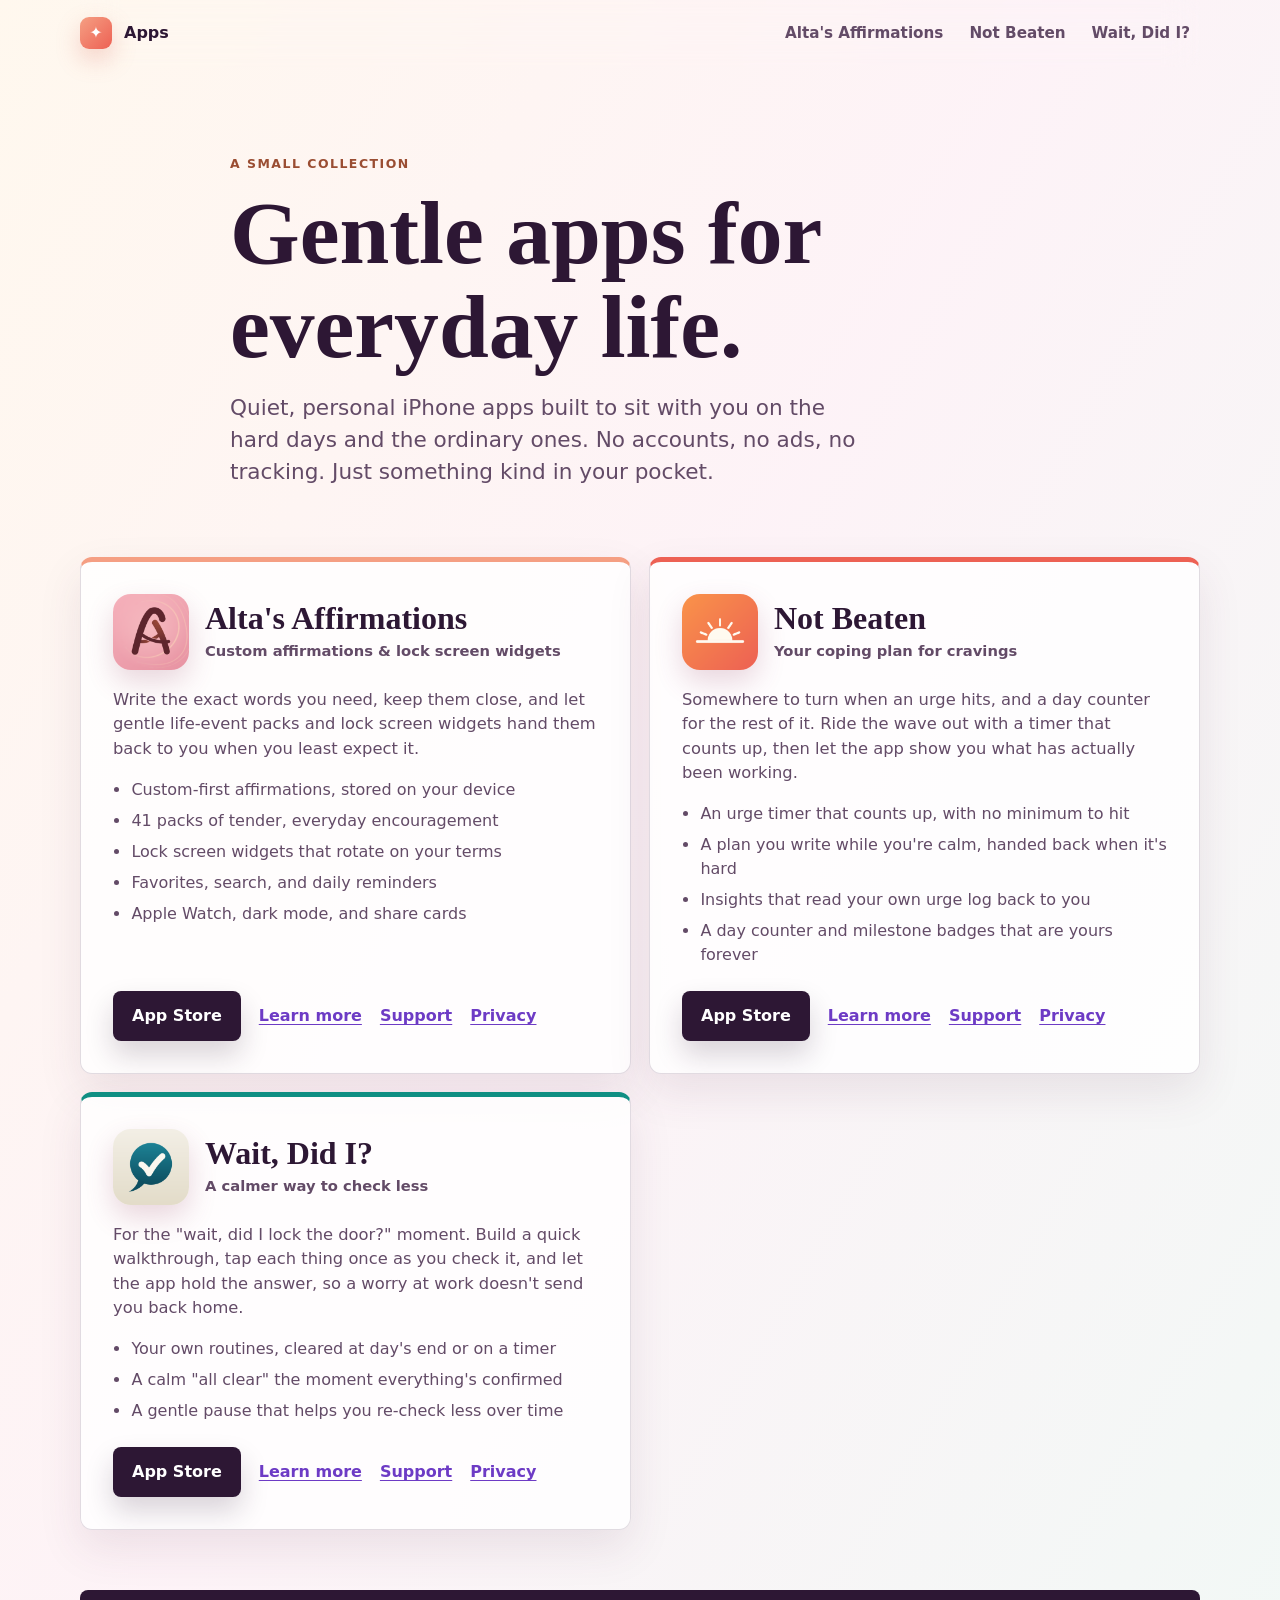
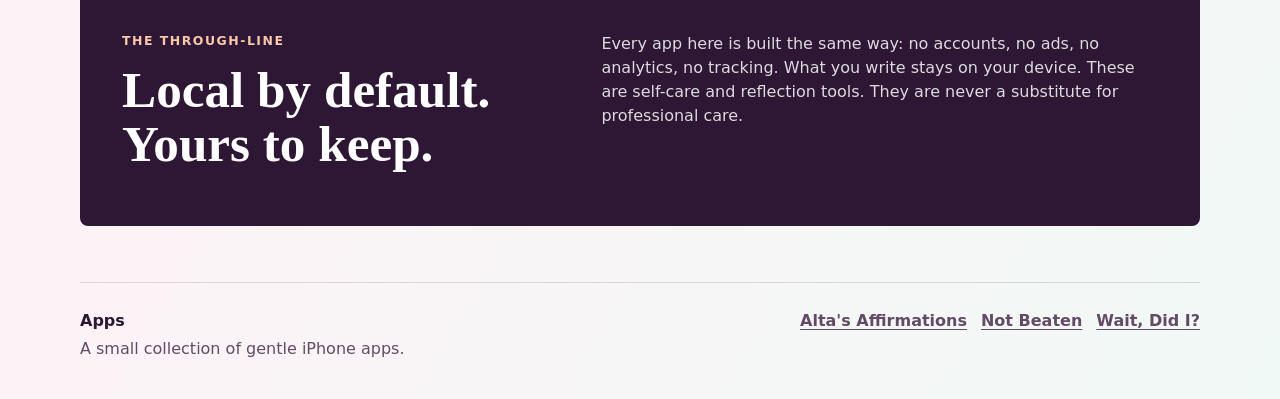
<file: index.html>
<!doctype html>
<html lang="en">
  <head>
    <meta charset="utf-8">
    <meta name="viewport" content="width=device-width, initial-scale=1">
    <meta name="apple-itunes-app" content="app-id=6785084491">
    <title>Apps</title>
    <link rel="canonical" href="https://hinkson.github.io/altas-affirmations/">
    <meta
      name="description"
      content="A small collection of gentle iPhone apps for everyday life: Alta's Affirmations, Not Beaten, and Wait, Did I?"
    >
    <meta name="theme-color" content="#f6a08d">
    <meta property="og:title" content="Apps">
    <meta
      property="og:description"
      content="A small collection of gentle iPhone apps for everyday life."
    >
    <meta property="og:type" content="website">
    <meta property="og:image" content="assets/app-icon.png">
    <link rel="icon" href="assets/app-icon.png">
    <link rel="apple-touch-icon" href="assets/app-icon.png">
    <link rel="manifest" href="site.webmanifest">
    <link rel="stylesheet" href="styles.css?v=studio-3">
  </head>
  <body>
    <a class="skip-link" href="#main">Skip to content</a>

    <header class="site-header">
      <a class="brand" href="index.html" aria-label="Apps home">
        <span class="brand-mark" aria-hidden="true">✦</span>
        <span>Apps</span>
      </a>

      <nav class="site-nav" aria-label="Main navigation">
        <a href="alta.html">Alta's Affirmations</a>
        <a href="not-beaten.html">Not Beaten</a>
        <a href="wait-did-i.html">Wait, Did I?</a>
      </nav>
    </header>

    <main id="main">
      <section class="studio-hero section-band">
        <p class="eyebrow">A small collection</p>
        <h1>Gentle apps for everyday life.</h1>
        <p class="hero-lede">
          Quiet, personal iPhone apps built to sit with you on the hard days and the ordinary ones. No accounts, no ads, no tracking. Just something kind in your pocket.
        </p>
      </section>

      <section class="apps-grid section-band" aria-label="Apps">
        <article class="app-card">
          <div class="app-card-head">
            <img class="app-card-icon" src="assets/app-icon.png" alt="Alta's Affirmations app icon" width="76" height="76">
            <div>
              <h2>Alta's Affirmations</h2>
              <p class="app-card-tag">Custom affirmations &amp; lock screen widgets</p>
            </div>
          </div>
          <p class="app-card-desc">
            Write the exact words you need, keep them close, and let gentle life-event packs and lock screen widgets hand them back to you when you least expect it.
          </p>
          <ul class="app-card-points">
            <li>Custom-first affirmations, stored on your device</li>
            <li>41 packs of tender, everyday encouragement</li>
            <li>Lock screen widgets that rotate on your terms</li>
            <li>Favorites, search, and daily reminders</li>
            <li>Apple Watch, dark mode, and share cards</li>
          </ul>
          <div class="app-card-actions">
            <a class="button button-primary" href="https://apps.apple.com/us/app/altas-affirmations/id6785084491" target="_blank" rel="noopener">App Store</a>
            <a class="text-link" href="alta.html">Learn more</a>
            <a class="text-link" href="support.html">Support</a>
            <a class="text-link" href="privacy.html">Privacy</a>
          </div>
        </article>

        <article class="app-card app-card--coral">
          <div class="app-card-head">
            <img class="app-card-icon" src="assets/not-beaten-icon.png" alt="Not Beaten app icon" width="76" height="76">
            <div>
              <h2>Not Beaten</h2>
              <p class="app-card-tag">Your coping plan for cravings</p>
            </div>
          </div>
          <p class="app-card-desc">
            Somewhere to turn when an urge hits, and a day counter for the rest of it. Ride the wave out with a timer that counts up, then let the app show you what has actually been working.
          </p>
          <ul class="app-card-points">
            <li>An urge timer that counts up, with no minimum to hit</li>
            <li>A plan you write while you're calm, handed back when it's hard</li>
            <li>Insights that read your own urge log back to you</li>
            <li>A day counter and milestone badges that are yours forever</li>
          </ul>
          <div class="app-card-actions">
            <a class="button button-primary" href="https://apps.apple.com/us/app/not-beaten-urge-sober-days/id6787171727" target="_blank" rel="noopener">App Store</a>
            <a class="text-link" href="not-beaten.html">Learn more</a>
            <a class="text-link" href="not-beaten-support.html">Support</a>
            <a class="text-link" href="not-beaten-privacy.html">Privacy</a>
          </div>
        </article>

        <article class="app-card app-card--teal">
          <div class="app-card-head">
            <img class="app-card-icon" src="assets/wait-did-i-icon.png" alt="Wait, Did I? app icon" width="76" height="76">
            <div>
              <h2>Wait, Did I?</h2>
              <p class="app-card-tag">A calmer way to check less</p>
            </div>
          </div>
          <p class="app-card-desc">
            For the "wait, did I lock the door?" moment. Build a quick walkthrough, tap each thing once as you check it, and let the app hold the answer, so a worry at work doesn't send you back home.
          </p>
          <ul class="app-card-points">
            <li>Your own routines, cleared at day's end or on a timer</li>
            <li>A calm "all clear" the moment everything's confirmed</li>
            <li>A gentle pause that helps you re-check less over time</li>
          </ul>
          <div class="app-card-actions">
            <a class="button button-primary" href="https://apps.apple.com/us/app/wait-did-i-check-less/id6793544385" target="_blank" rel="noopener">App Store</a>
            <a class="text-link" href="wait-did-i.html">Learn more</a>
            <a class="text-link" href="wait-did-i-support.html">Support</a>
            <a class="text-link" href="wait-did-i-privacy.html">Privacy</a>
          </div>
        </article>
      </section>

      <section class="privacy-panel" id="privacy">
        <div>
          <p class="eyebrow">The through-line</p>
          <h2>Local by default. Yours to keep.</h2>
        </div>
        <p>
          Every app here is built the same way: no accounts, no ads, no analytics, no tracking. What you write stays on your device. These are self-care and reflection tools. They are never a substitute for professional care.
        </p>
      </section>
    </main>

    <footer class="site-footer">
      <div>
        <strong>Apps</strong>
        <p>A small collection of gentle iPhone apps.</p>
      </div>
      <nav aria-label="Footer navigation">
        <a href="alta.html">Alta's Affirmations</a>
        <a href="not-beaten.html">Not Beaten</a>
        <a href="wait-did-i.html">Wait, Did I?</a>
      </nav>
    </footer>
  </body>
</html>
</file>
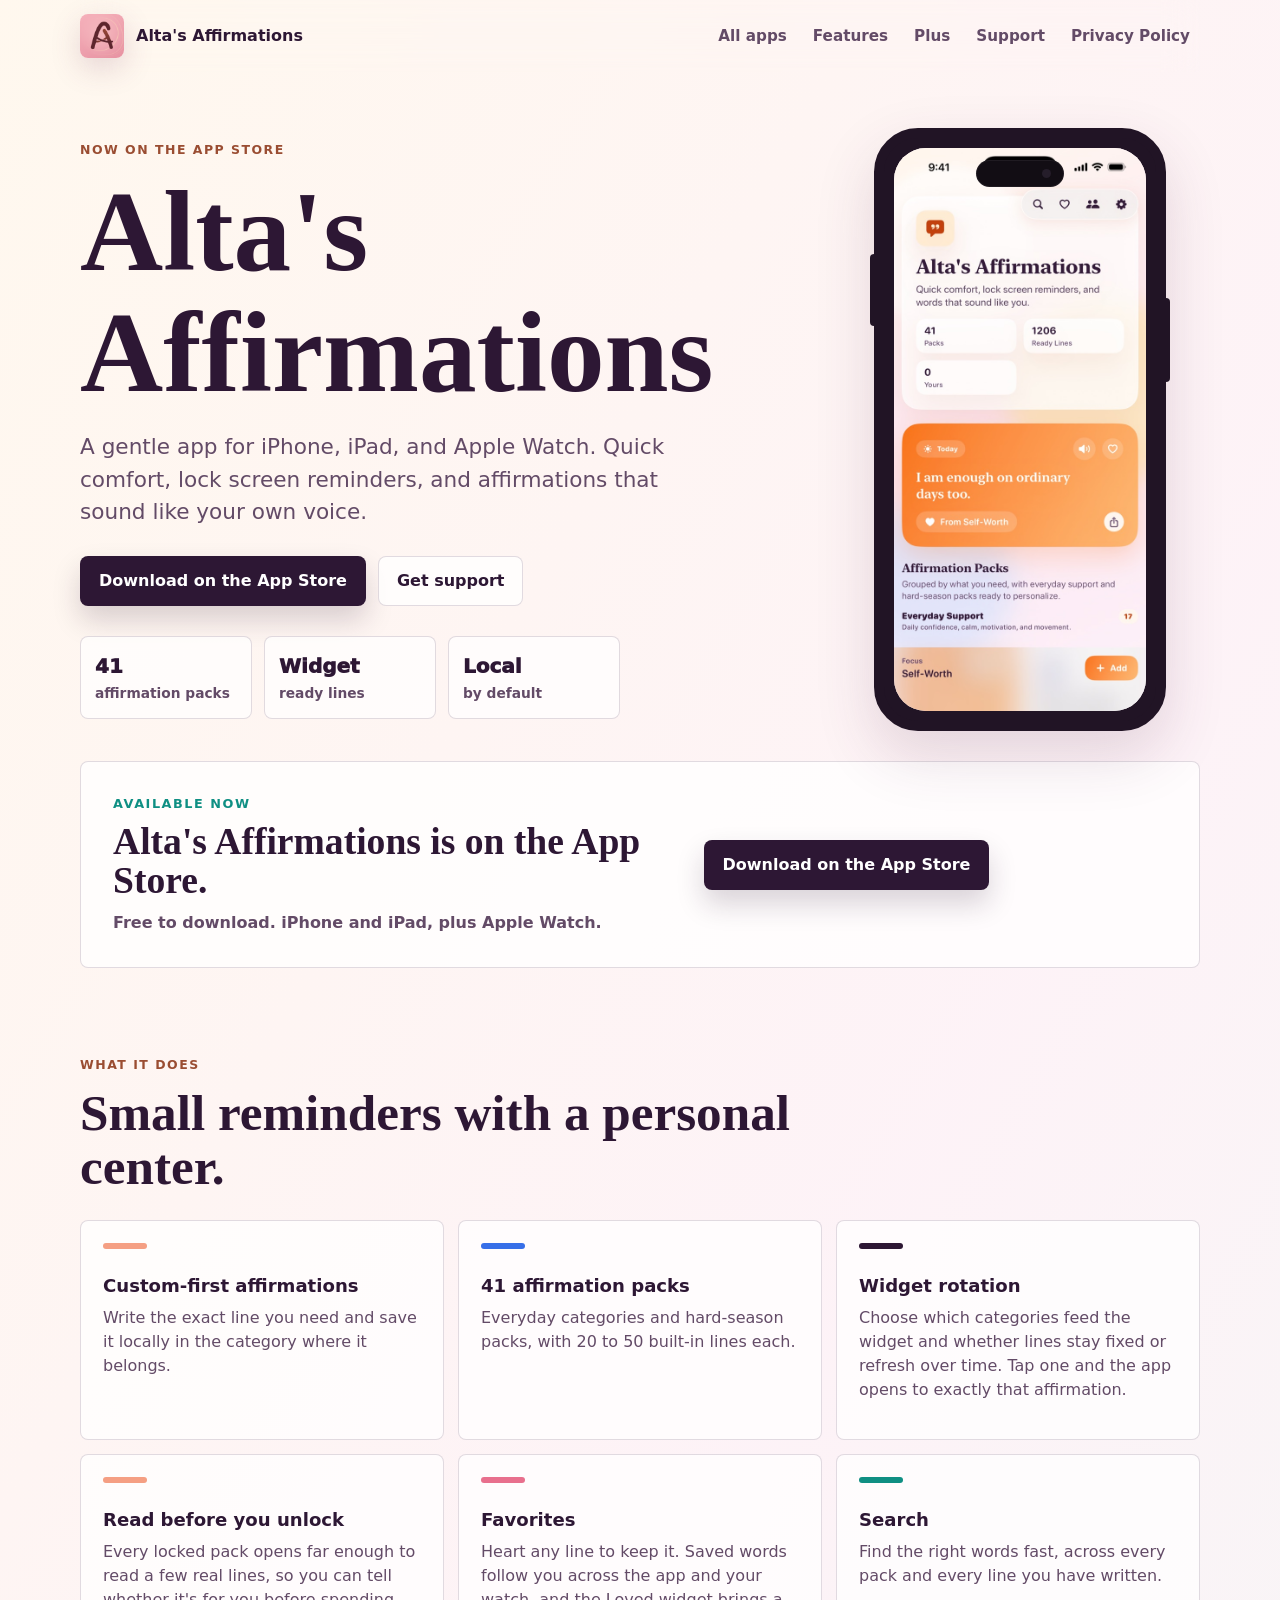
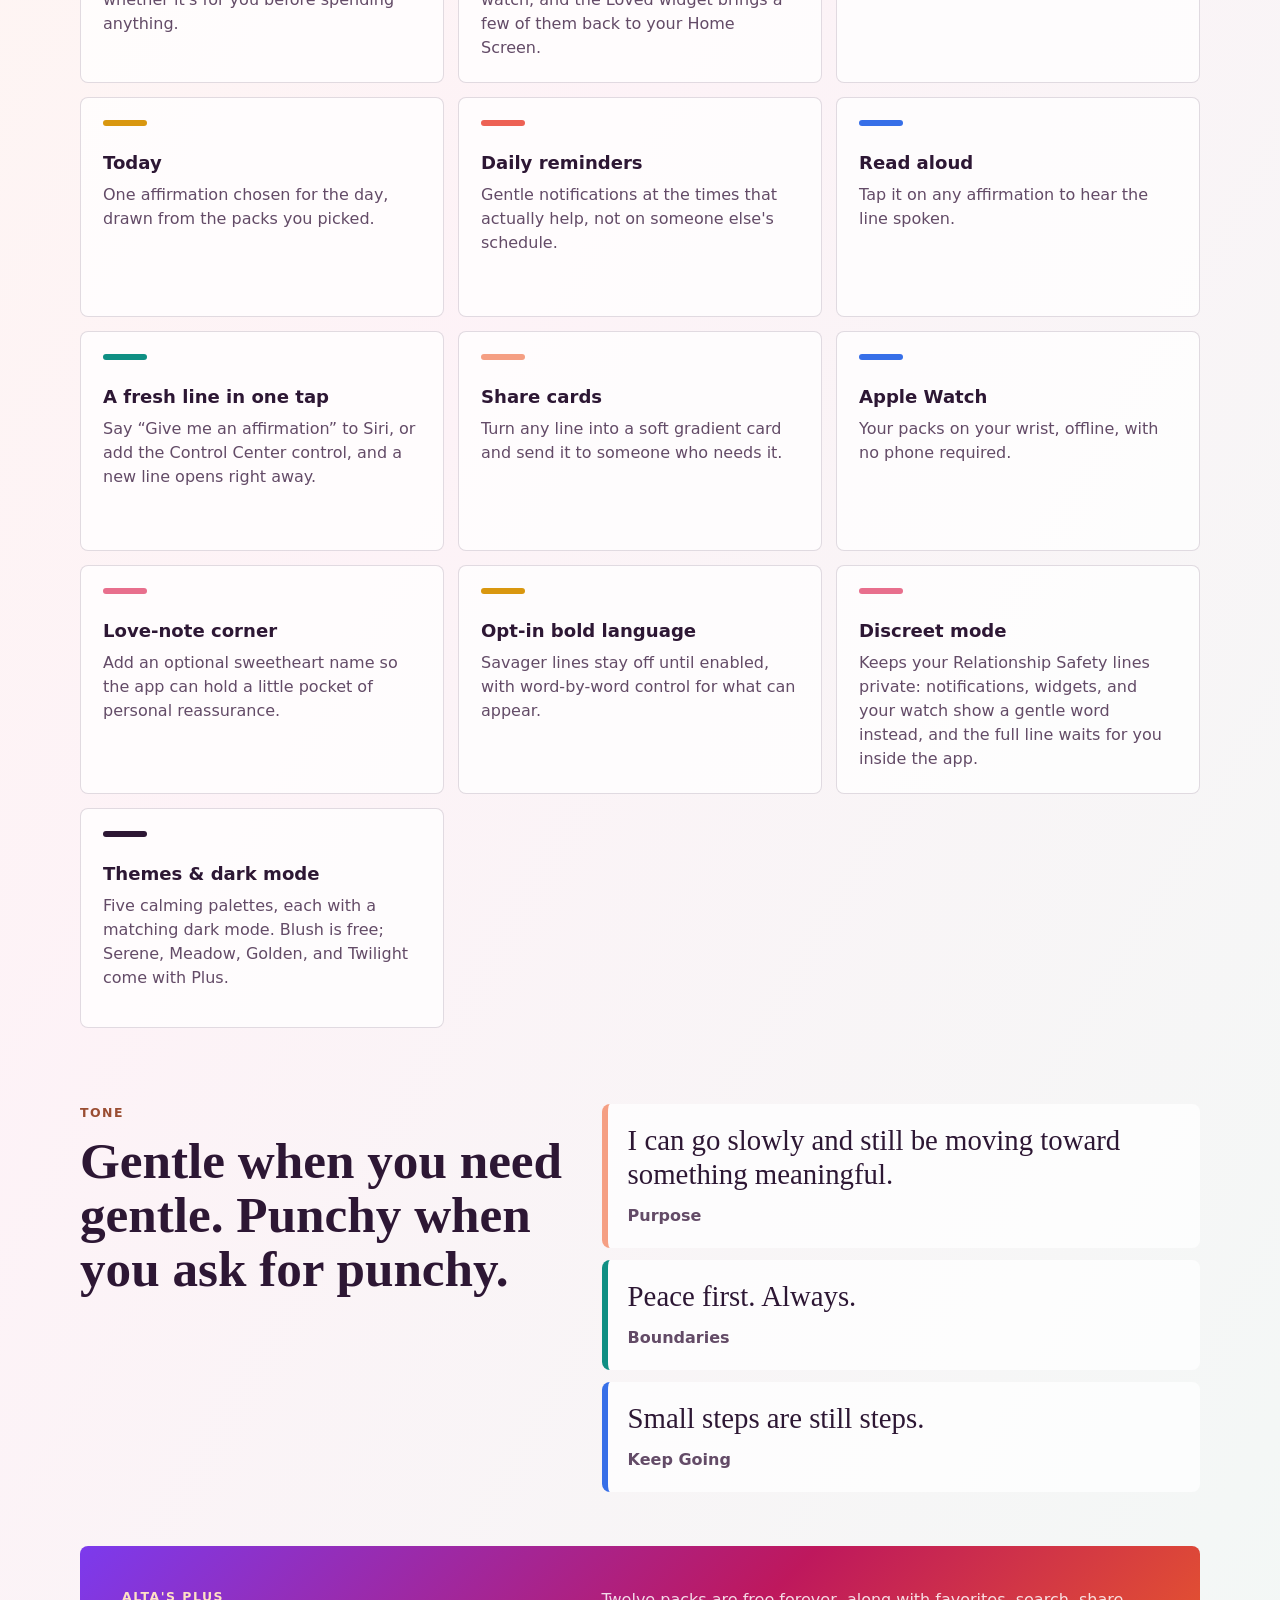
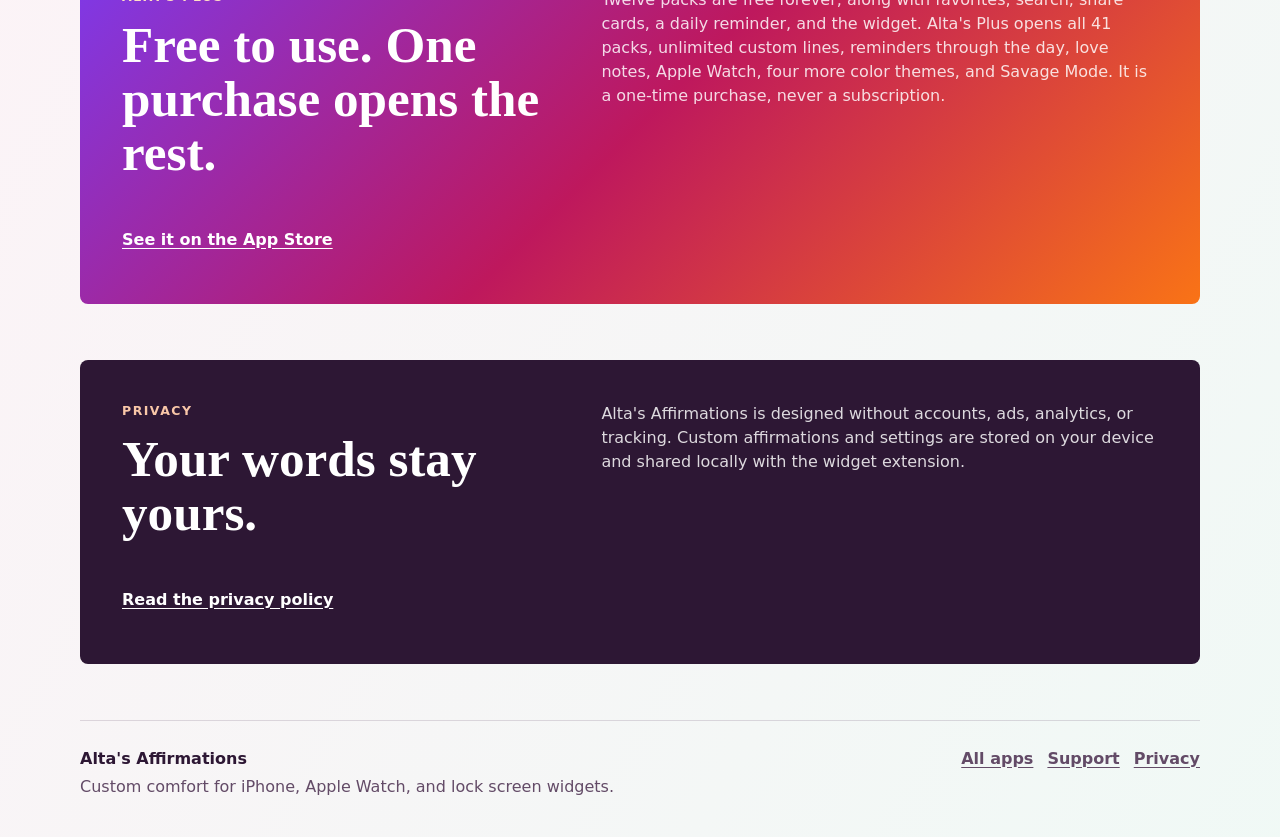
<file: alta.html>
<!doctype html>
<html lang="en">
  <head>
    <meta charset="utf-8">
    <meta name="viewport" content="width=device-width, initial-scale=1">
    <meta name="apple-itunes-app" content="app-id=6785084491">
    <title>Alta's Affirmations</title>
    <link rel="canonical" href="https://hinkson.github.io/altas-affirmations/alta.html">
    <meta
      name="description"
      content="A custom-first iPhone affirmation app for lock screen widgets, quick comfort, and words that sound like you. Now with Apple Watch, favorites, and dark mode."
    >
    <meta name="theme-color" content="#f6a08d">
    <meta property="og:title" content="Alta's Affirmations">
    <meta
      property="og:description"
      content="Custom affirmations, 41 life-event packs, lock screen widgets, and Apple Watch. Free to use, with a one-time unlock for the full library."
    >
    <meta property="og:type" content="website">
    <meta property="og:image" content="assets/app-icon.png">
    <link rel="icon" href="assets/app-icon.png">
    <link rel="apple-touch-icon" href="assets/app-icon.png">
    <link rel="manifest" href="site.webmanifest">
    <link rel="stylesheet" href="styles.css?v=studio-3">
  </head>
  <body>
    <a class="skip-link" href="#main">Skip to content</a>

    <header class="site-header">
      <a class="brand" href="alta.html" aria-label="Alta's Affirmations home">
        <img src="assets/app-icon.png" alt="" width="44" height="44">
        <span>Alta's Affirmations</span>
      </a>

      <nav class="site-nav" aria-label="Main navigation">
        <a href="index.html">All apps</a>
        <a href="#features">Features</a>
        <a href="#plus">Plus</a>
        <a href="support.html">Support</a>
        <a href="privacy.html">Privacy Policy</a>
      </nav>
    </header>

    <main id="main">
      <section class="hero section-band">
        <div class="hero-copy">
          <p class="eyebrow">Now on the App Store</p>
          <h1>Alta's Affirmations</h1>
          <p class="hero-lede">
            A gentle app for iPhone, iPad, and Apple Watch. Quick comfort, lock screen reminders, and affirmations that sound like your own voice.
          </p>
          <div class="hero-actions" aria-label="Primary actions">
            <a class="button button-primary" href="https://apps.apple.com/us/app/altas-affirmations/id6785084491" target="_blank" rel="noopener">Download on the App Store</a>
            <a class="button button-secondary" href="support.html">Get support</a>
          </div>
          <dl class="hero-stats" aria-label="App highlights">
            <div>
              <dt>41</dt>
              <dd>affirmation packs</dd>
            </div>
            <div>
              <dt>Widget</dt>
              <dd>ready lines</dd>
            </div>
            <div>
              <dt>Local</dt>
              <dd>by default</dd>
            </div>
          </dl>
        </div>

        <div class="hero-visual" aria-label="Preview of Alta's Affirmations">
          <div class="phone-frame">
            <span class="phone-island" aria-hidden="true"></span>
            <div class="phone-screen phone-screen--shot">
              <img src="assets/shots/alta-hero.jpg" alt="Alta's Affirmations on iPhone: 41 packs and 1,206 ready lines, then today's affirmation, “I am enough on ordinary days too,” above the affirmation packs" width="600" height="1304">
            </div>
          </div>
        </div>
      </section>

      <section class="launch-strip" id="app-store" aria-label="Availability">
        <div>
          <p class="strip-label">Available now</p>
          <h2>Alta's Affirmations is on the App Store.</h2>
          <p class="launch-note">Free to download. iPhone and iPad, plus Apple Watch.</p>
        </div>
        <p class="launch-cta">
          <a class="button button-primary" href="https://apps.apple.com/us/app/altas-affirmations/id6785084491" target="_blank" rel="noopener">Download on the App Store</a>
        </p>
      </section>

      <section class="section-band section-content" id="features">
        <div class="section-heading">
          <p class="eyebrow">What it does</p>
          <h2>Small reminders with a personal center.</h2>
        </div>

        <div class="feature-grid">
          <article class="feature-card">
            <span class="feature-mark mark-peach"></span>
            <h3>Custom-first affirmations</h3>
            <p>Write the exact line you need and save it locally in the category where it belongs.</p>
          </article>

          <article class="feature-card">
            <span class="feature-mark mark-blue"></span>
            <h3>41 affirmation packs</h3>
            <p>Everyday categories and hard-season packs, with 20 to 50 built-in lines each.</p>
          </article>

          <article class="feature-card">
            <span class="feature-mark mark-ink"></span>
            <h3>Widget rotation</h3>
            <p>Choose which categories feed the widget and whether lines stay fixed or refresh over time. Tap one and the app opens to exactly that affirmation.</p>
          </article>

          <article class="feature-card">
            <span class="feature-mark mark-peach"></span>
            <h3>Read before you unlock</h3>
            <p>Every locked pack opens far enough to read a few real lines, so you can tell whether it's for you before spending anything.</p>
          </article>

          <article class="feature-card">
            <span class="feature-mark mark-rose"></span>
            <h3>Favorites</h3>
            <p>Heart any line to keep it. Saved words follow you across the app and your watch, and the Loved widget brings a few of them back to your Home Screen.</p>
          </article>

          <article class="feature-card">
            <span class="feature-mark mark-teal"></span>
            <h3>Search</h3>
            <p>Find the right words fast, across every pack and every line you have written.</p>
          </article>

          <article class="feature-card">
            <span class="feature-mark mark-gold"></span>
            <h3>Today</h3>
            <p>One affirmation chosen for the day, drawn from the packs you picked.</p>
          </article>

          <article class="feature-card">
            <span class="feature-mark mark-coral"></span>
            <h3>Daily reminders</h3>
            <p>Gentle notifications at the times that actually help, not on someone else's schedule.</p>
          </article>

          <article class="feature-card">
            <span class="feature-mark mark-blue"></span>
            <h3>Read aloud</h3>
            <p>Tap it on any affirmation to hear the line spoken.</p>
          </article>

          <article class="feature-card">
            <span class="feature-mark mark-teal"></span>
            <h3>A fresh line in one tap</h3>
            <p>Say &ldquo;Give me an affirmation&rdquo; to Siri, or add the Control Center control, and a new line opens right away.</p>
          </article>

          <article class="feature-card">
            <span class="feature-mark mark-peach"></span>
            <h3>Share cards</h3>
            <p>Turn any line into a soft gradient card and send it to someone who needs it.</p>
          </article>

          <article class="feature-card">
            <span class="feature-mark mark-blue"></span>
            <h3>Apple Watch</h3>
            <p>Your packs on your wrist, offline, with no phone required.</p>
          </article>

          <article class="feature-card">
            <span class="feature-mark mark-rose"></span>
            <h3>Love-note corner</h3>
            <p>Add an optional sweetheart name so the app can hold a little pocket of personal reassurance.</p>
          </article>

          <article class="feature-card">
            <span class="feature-mark mark-gold"></span>
            <h3>Opt-in bold language</h3>
            <p>Savager lines stay off until enabled, with word-by-word control for what can appear.</p>
          </article>

          <article class="feature-card">
            <span class="feature-mark mark-rose"></span>
            <h3>Discreet mode</h3>
            <p>Keeps your Relationship Safety lines private: notifications, widgets, and your watch show a gentle word instead, and the full line waits for you inside the app.</p>
          </article>

          <article class="feature-card">
            <span class="feature-mark mark-ink"></span>
            <h3>Themes &amp; dark mode</h3>
            <p>Five calming palettes, each with a matching dark mode. Blush is free; Serene, Meadow, Golden, and Twilight come with Plus.</p>
          </article>
        </div>
      </section>

      <section class="section-band split-section">
        <div class="section-heading">
          <p class="eyebrow">Tone</p>
          <h2>Gentle when you need gentle. Punchy when you ask for punchy.</h2>
        </div>
        <div class="quote-stack" aria-label="Example affirmation styles">
          <figure>
            <blockquote>I can go slowly and still be moving toward something meaningful.</blockquote>
            <figcaption>Purpose</figcaption>
          </figure>
          <figure>
            <blockquote>Peace first. Always.</blockquote>
            <figcaption>Boundaries</figcaption>
          </figure>
          <figure>
            <blockquote>Small steps are still steps.</blockquote>
            <figcaption>Keep Going</figcaption>
          </figure>
        </div>
      </section>

      <section class="privacy-panel privacy-panel--plus" id="plus">
        <div>
          <p class="eyebrow">Alta's Plus</p>
          <h2>Free to use. One purchase opens the rest.</h2>
        </div>
        <p>
          Twelve packs are free forever, along with favorites, search, share cards, a daily reminder, and the widget. Alta's Plus opens all 41 packs, unlimited custom lines, reminders through the day, love notes, Apple Watch, four more color themes, and Savage Mode. It is a one-time purchase, never a subscription.
        </p>
        <a class="text-link" href="https://apps.apple.com/us/app/altas-affirmations/id6785084491" target="_blank" rel="noopener">See it on the App Store</a>
      </section>

      <section class="privacy-panel" id="privacy">
        <div>
          <p class="eyebrow">Privacy</p>
          <h2>Your words stay yours.</h2>
        </div>
        <p>
          Alta's Affirmations is designed without accounts, ads, analytics, or tracking. Custom affirmations and settings are stored on your device and shared locally with the widget extension.
        </p>
        <a class="text-link" href="privacy.html">Read the privacy policy</a>
      </section>
    </main>

    <footer class="site-footer">
      <div>
        <strong>Alta's Affirmations</strong>
        <p>Custom comfort for iPhone, Apple Watch, and lock screen widgets.</p>
      </div>
      <nav aria-label="Footer navigation">
        <a href="index.html">All apps</a>
        <a href="support.html">Support</a>
        <a href="privacy.html">Privacy</a>
      </nav>
    </footer>
  </body>
</html>
</file>
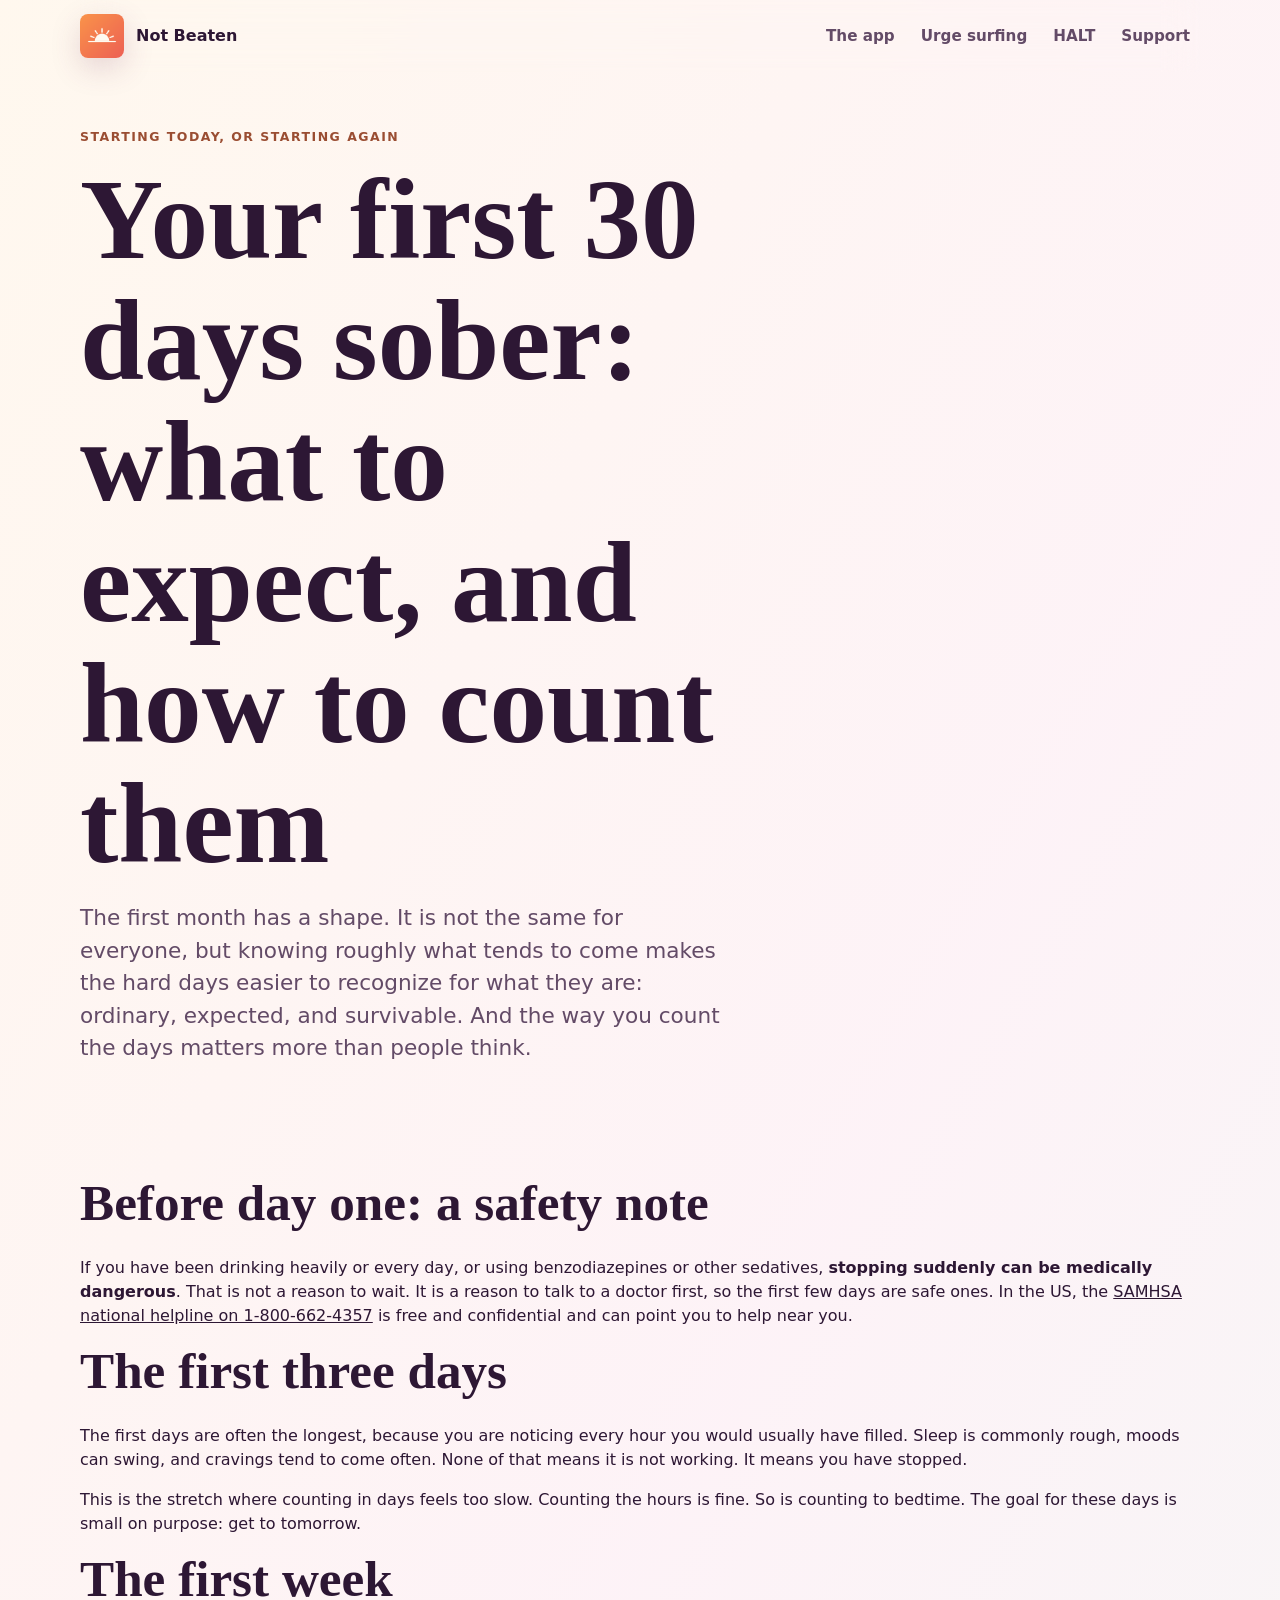
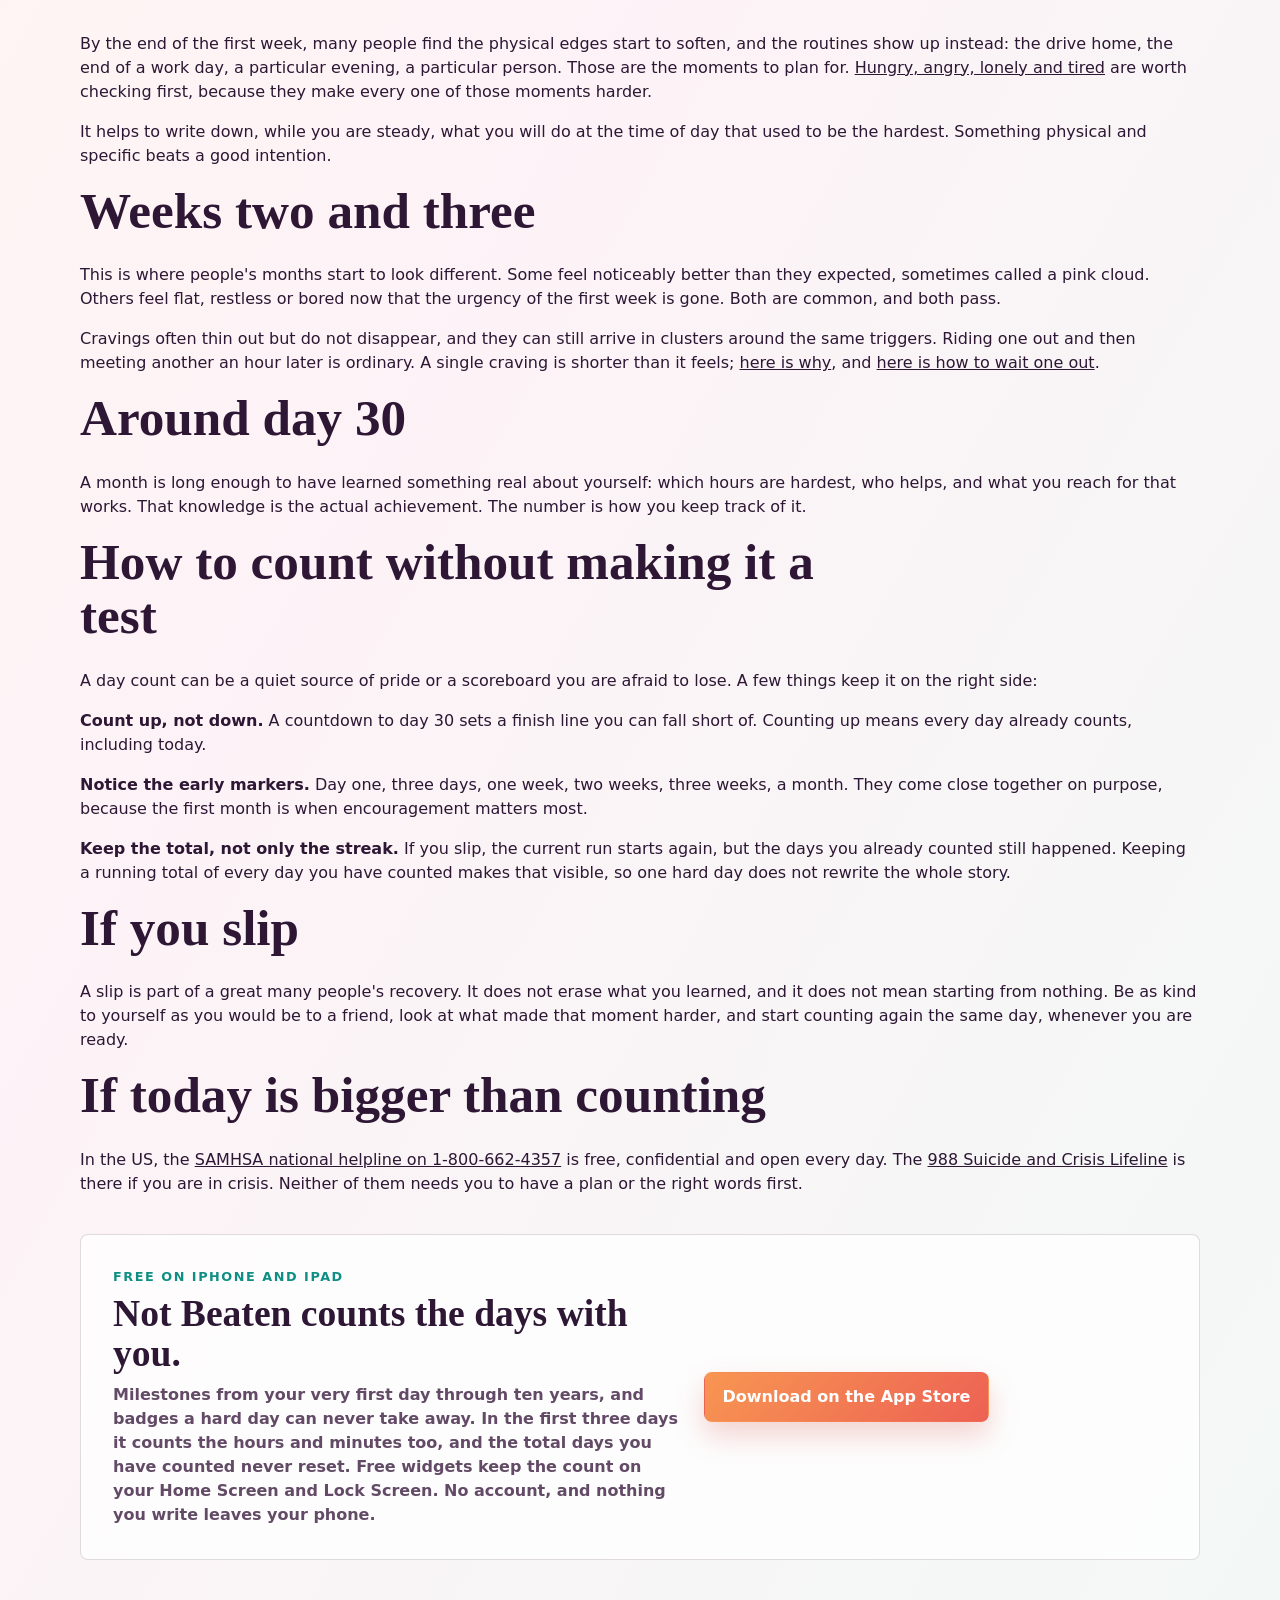
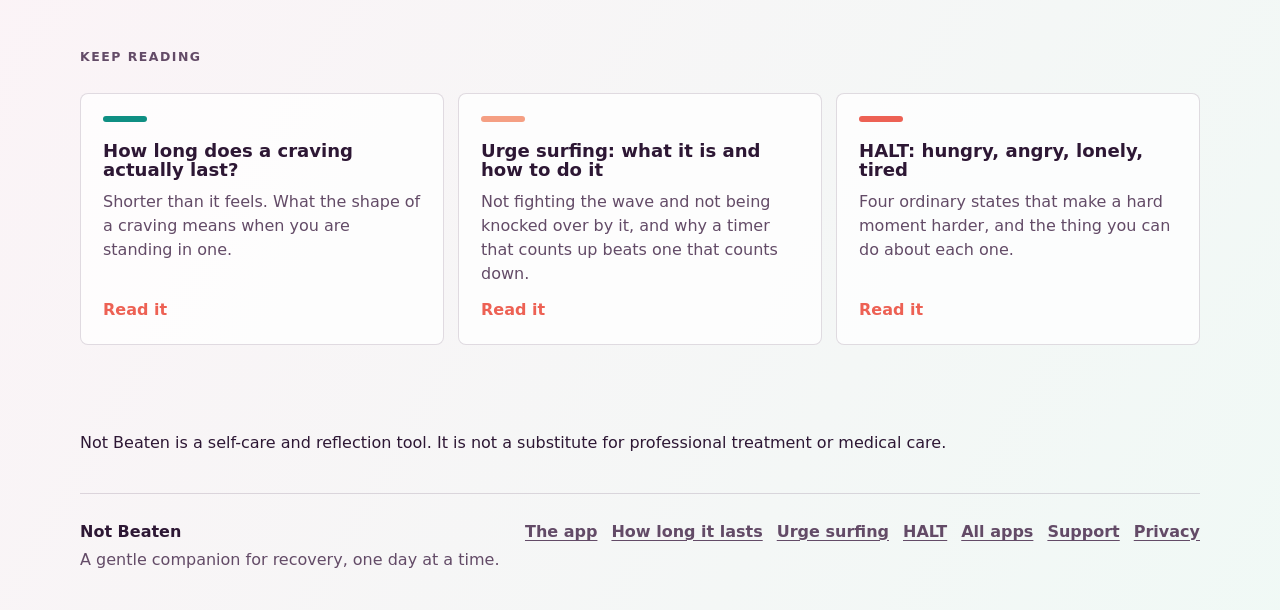
<file: first-30-days-sober.html>
<!doctype html>
<html lang="en">
  <head>
    <meta charset="utf-8">
    <meta name="viewport" content="width=device-width, initial-scale=1">
    <meta name="apple-itunes-app" content="app-id=6787171727">
    <title>Your first 30 days sober: what to expect, and how to count them</title>
    <link rel="canonical" href="https://hinkson.github.io/altas-affirmations/first-30-days-sober.html">
    <meta
      name="description"
      content="What the first month without drinking or using is often like, from the first long days to day 30, and how to count your days so the number helps you instead of becoming a test."
    >
    <meta name="theme-color" content="#ed6154">
    <meta property="og:title" content="Your first 30 days sober: what to expect, and how to count them">
    <meta
      property="og:description"
      content="The first month has a shape. Knowing it ahead of time makes the hard days easier to recognize, and a count that helps is one a bad day can never take away."
    >
    <meta property="og:type" content="article">
    <meta property="og:image" content="assets/not-beaten-icon.png">
    <link rel="icon" href="assets/not-beaten-icon.png">
    <link rel="apple-touch-icon" href="assets/not-beaten-icon.png">
    <link rel="manifest" href="site.webmanifest">
    <link rel="stylesheet" href="styles.css?v=studio-3">
    <script type="application/ld+json">
      {
        "@context": "https://schema.org",
        "@type": "FAQPage",
        "mainEntity": [
          {
            "@type": "Question",
            "name": "What are the first 30 days sober like?",
            "acceptedAnswer": {
              "@type": "Answer",
              "text": "Everyone's month is different, but many people describe a similar shape: the first few days feel long and sleep is often rough, the first week brings the edges of old routines into view, and weeks two and three can swing between feeling better than expected and feeling flat or restless. By day 30 most people have a few small habits that carry them through the evenings."
            }
          },
          {
            "@type": "Question",
            "name": "Is it safe to stop drinking on my own?",
            "acceptedAnswer": {
              "@type": "Answer",
              "text": "Not always. If you have been drinking heavily or every day, or using benzodiazepines or other sedatives, stopping suddenly can be medically dangerous. Talk to a doctor before you stop. In the US, the SAMHSA national helpline on 1-800-662-4357 is free and confidential and can point you to help near you."
            }
          },
          {
            "@type": "Question",
            "name": "What if I slip before day 30?",
            "acceptedAnswer": {
              "@type": "Answer",
              "text": "A slip is part of many people's recovery and does not erase what you learned. You can start counting again the same day. The days you already counted still happened, and a counter that keeps your total and your milestones makes that easier to see."
            }
          }
        ]
      }
    </script>
  </head>
  <body class="theme-coral">
    <a class="skip-link" href="#main">Skip to content</a>

    <header class="site-header">
      <a class="brand" href="not-beaten.html" aria-label="Not Beaten home">
        <img src="assets/not-beaten-icon.png" alt="" width="44" height="44">
        <span>Not Beaten</span>
      </a>

      <nav class="site-nav" aria-label="Main navigation">
        <a href="not-beaten.html">The app</a>
        <a href="urge-surfing.html">Urge surfing</a>
        <a href="halt.html">HALT</a>
        <a href="not-beaten-support.html">Support</a>
      </nav>
    </header>

    <main id="main">
      <section class="hero section-band">
        <div class="hero-copy">
          <p class="eyebrow">Starting today, or starting again</p>
          <h1>Your first 30 days sober: what to expect, and how to count them</h1>
          <p class="hero-lede">
            The first month has a shape. It is not the same for everyone, but knowing roughly what tends to come makes the hard days easier to recognize for what they are: ordinary, expected, and survivable. And the way you count the days matters more than people think.
          </p>
        </div>
      </section>

      <section class="section-band section-content">
        <div class="section-heading">
          <h2>Before day one: a safety note</h2>
        </div>
        <p>
          If you have been drinking heavily or every day, or using benzodiazepines or other sedatives, <strong>stopping suddenly can be medically dangerous</strong>. That is not a reason to wait. It is a reason to talk to a doctor first, so the first few days are safe ones. In the US, the <a href="tel:18006624357">SAMHSA national helpline on 1-800-662-4357</a> is free and confidential and can point you to help near you.
        </p>

        <div class="section-heading">
          <h2>The first three days</h2>
        </div>
        <p>
          The first days are often the longest, because you are noticing every hour you would usually have filled. Sleep is commonly rough, moods can swing, and cravings tend to come often. None of that means it is not working. It means you have stopped.
        </p>
        <p>
          This is the stretch where counting in days feels too slow. Counting the hours is fine. So is counting to bedtime. The goal for these days is small on purpose: get to tomorrow.
        </p>

        <div class="section-heading">
          <h2>The first week</h2>
        </div>
        <p>
          By the end of the first week, many people find the physical edges start to soften, and the routines show up instead: the drive home, the end of a work day, a particular evening, a particular person. Those are the moments to plan for. <a href="halt.html">Hungry, angry, lonely and tired</a> are worth checking first, because they make every one of those moments harder.
        </p>
        <p>
          It helps to write down, while you are steady, what you will do at the time of day that used to be the hardest. Something physical and specific beats a good intention.
        </p>

        <div class="section-heading">
          <h2>Weeks two and three</h2>
        </div>
        <p>
          This is where people's months start to look different. Some feel noticeably better than they expected, sometimes called a pink cloud. Others feel flat, restless or bored now that the urgency of the first week is gone. Both are common, and both pass.
        </p>
        <p>
          Cravings often thin out but do not disappear, and they can still arrive in clusters around the same triggers. Riding one out and then meeting another an hour later is ordinary. A single craving is shorter than it feels; <a href="how-long-does-a-craving-last.html">here is why</a>, and <a href="urge-surfing.html">here is how to wait one out</a>.
        </p>

        <div class="section-heading">
          <h2>Around day 30</h2>
        </div>
        <p>
          A month is long enough to have learned something real about yourself: which hours are hardest, who helps, and what you reach for that works. That knowledge is the actual achievement. The number is how you keep track of it.
        </p>

        <div class="section-heading">
          <h2>How to count without making it a test</h2>
        </div>
        <p>
          A day count can be a quiet source of pride or a scoreboard you are afraid to lose. A few things keep it on the right side:
        </p>
        <p>
          <strong>Count up, not down.</strong> A countdown to day 30 sets a finish line you can fall short of. Counting up means every day already counts, including today.
        </p>
        <p>
          <strong>Notice the early markers.</strong> Day one, three days, one week, two weeks, three weeks, a month. They come close together on purpose, because the first month is when encouragement matters most.
        </p>
        <p>
          <strong>Keep the total, not only the streak.</strong> If you slip, the current run starts again, but the days you already counted still happened. Keeping a running total of every day you have counted makes that visible, so one hard day does not rewrite the whole story.
        </p>

        <div class="section-heading">
          <h2>If you slip</h2>
        </div>
        <p>
          A slip is part of a great many people's recovery. It does not erase what you learned, and it does not mean starting from nothing. Be as kind to yourself as you would be to a friend, look at what made that moment harder, and start counting again the same day, whenever you are ready.
        </p>

        <div class="section-heading">
          <h2>If today is bigger than counting</h2>
        </div>
        <p>
          In the US, the <a href="tel:18006624357">SAMHSA national helpline on 1-800-662-4357</a> is free, confidential and open every day. The <a href="tel:988">988 Suicide and Crisis Lifeline</a> is there if you are in crisis. Neither of them needs you to have a plan or the right words first.
        </p>
      </section>

      <section class="launch-strip" aria-label="Availability">
        <div>
          <p class="strip-label">Free on iPhone and iPad</p>
          <h2>Not Beaten counts the days with you.</h2>
          <p class="launch-note">
            Milestones from your very first day through ten years, and badges a hard day can never take away. In the first three days it counts the hours and minutes too, and the total days you have counted never reset. Free widgets keep the count on your Home Screen and Lock Screen. No account, and nothing you write leaves your phone.
          </p>
        </div>
        <p class="launch-cta">
          <a class="button button-primary" href="https://apps.apple.com/us/app/not-beaten-urge-sober-days/id6787171727?ppid=08b65c37-7493-4072-8c73-4fab823bf54e" target="_blank" rel="noopener">Download on the App Store</a>
        </p>
      </section>

      <section class="section-band section-content" aria-label="More to read">
        <div class="section-heading">
          <p class="eyebrow">Keep reading</p>
        </div>

        <div class="reading-grid reading-grid--three">
          <a class="reading-card" href="how-long-does-a-craving-last.html">
            <span class="feature-mark mark-teal" aria-hidden="true"></span>
            <h3>How long does a craving actually last?</h3>
            <p>Shorter than it feels. What the shape of a craving means when you are standing in one.</p>
            <span class="text-link">Read it</span>
          </a>
          <a class="reading-card" href="urge-surfing.html">
            <span class="feature-mark mark-peach" aria-hidden="true"></span>
            <h3>Urge surfing: what it is and how to do it</h3>
            <p>Not fighting the wave and not being knocked over by it, and why a timer that counts up beats one that counts down.</p>
            <span class="text-link">Read it</span>
          </a>
          <a class="reading-card" href="halt.html">
            <span class="feature-mark mark-coral" aria-hidden="true"></span>
            <h3>HALT: hungry, angry, lonely, tired</h3>
            <p>Four ordinary states that make a hard moment harder, and the thing you can do about each one.</p>
            <span class="text-link">Read it</span>
          </a>
        </div>
      </section>

      <section class="section-band section-content">
        <p class="launch-note">
          Not Beaten is a self-care and reflection tool. It is not a substitute for professional treatment or medical care.
        </p>
      </section>
    </main>

    <footer class="site-footer">
      <div>
        <strong>Not Beaten</strong>
        <p>A gentle companion for recovery, one day at a time.</p>
      </div>
      <nav aria-label="Footer navigation">
        <a href="not-beaten.html">The app</a>
        <a href="how-long-does-a-craving-last.html">How long it lasts</a>
        <a href="urge-surfing.html">Urge surfing</a>
        <a href="halt.html">HALT</a>
        <a href="index.html">All apps</a>
        <a href="not-beaten-support.html">Support</a>
        <a href="not-beaten-privacy.html">Privacy</a>
      </nav>
    </footer>
  </body>
</html>
</file>
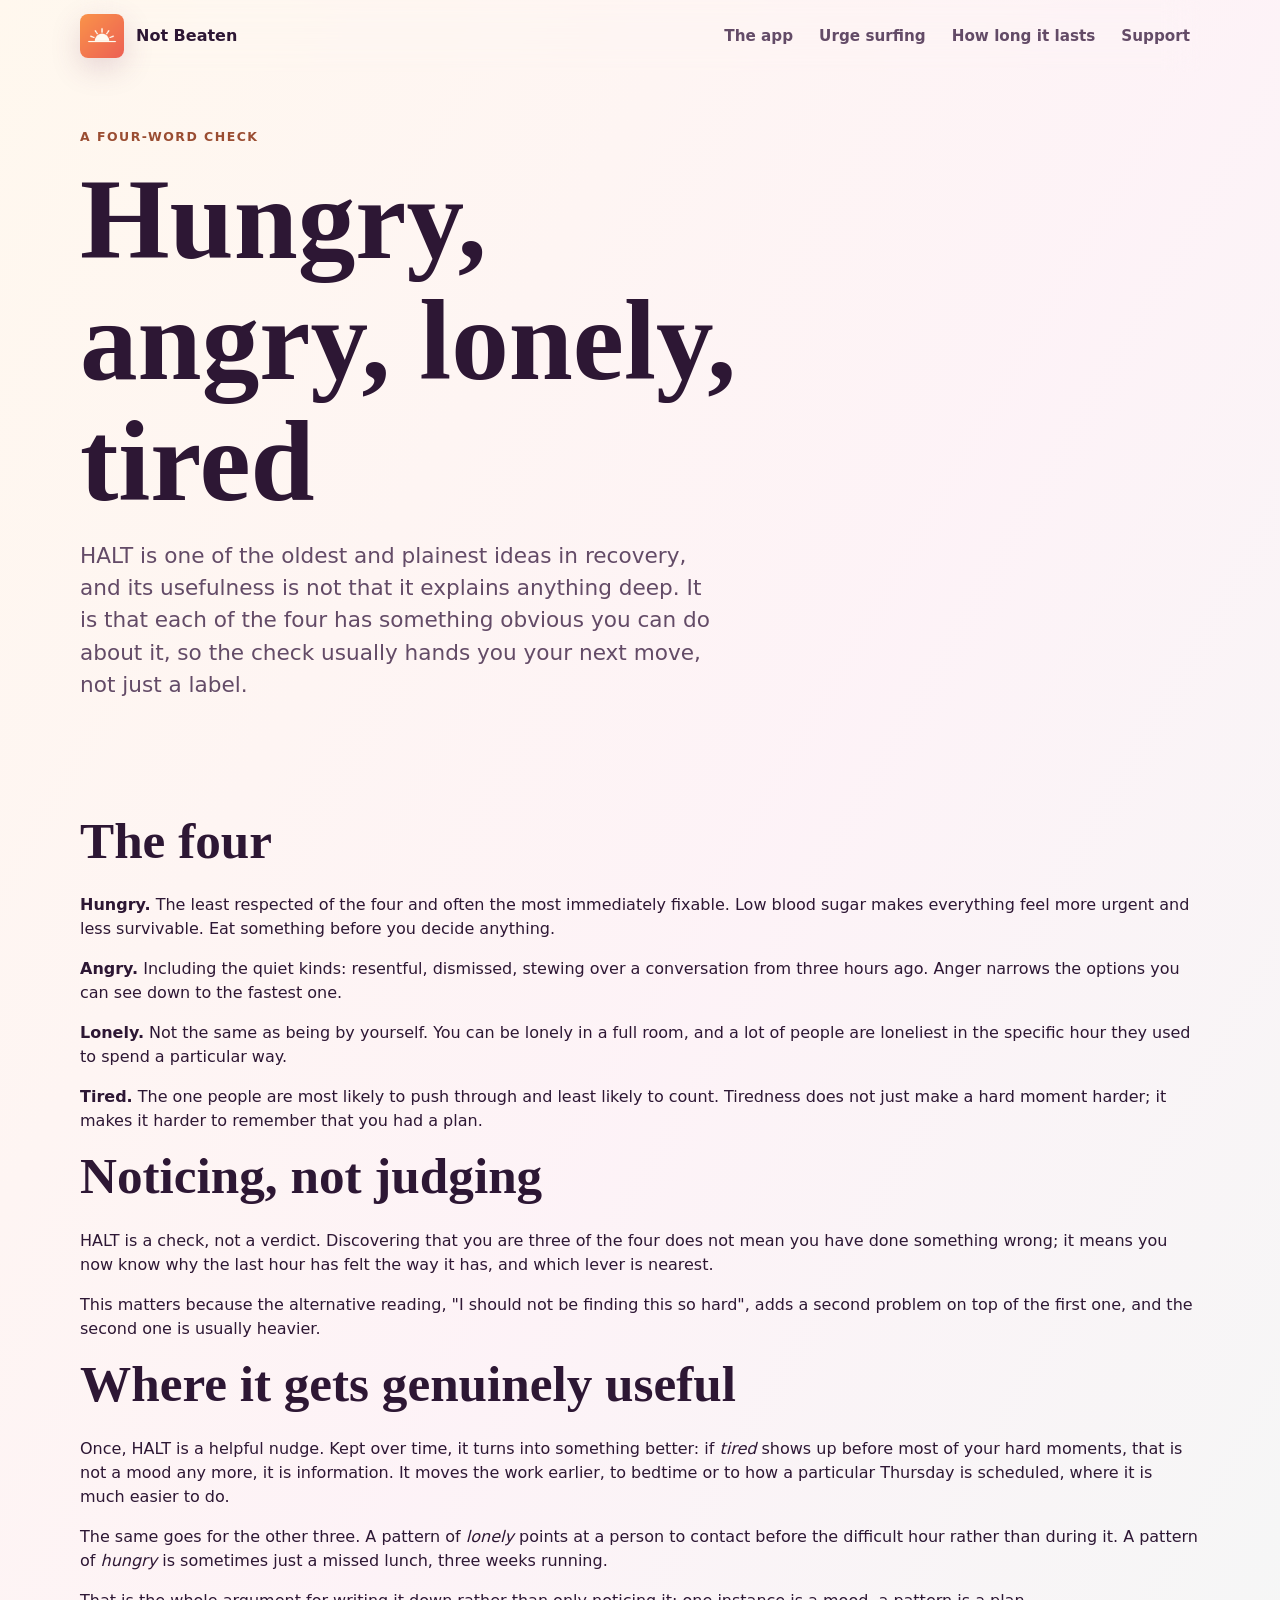
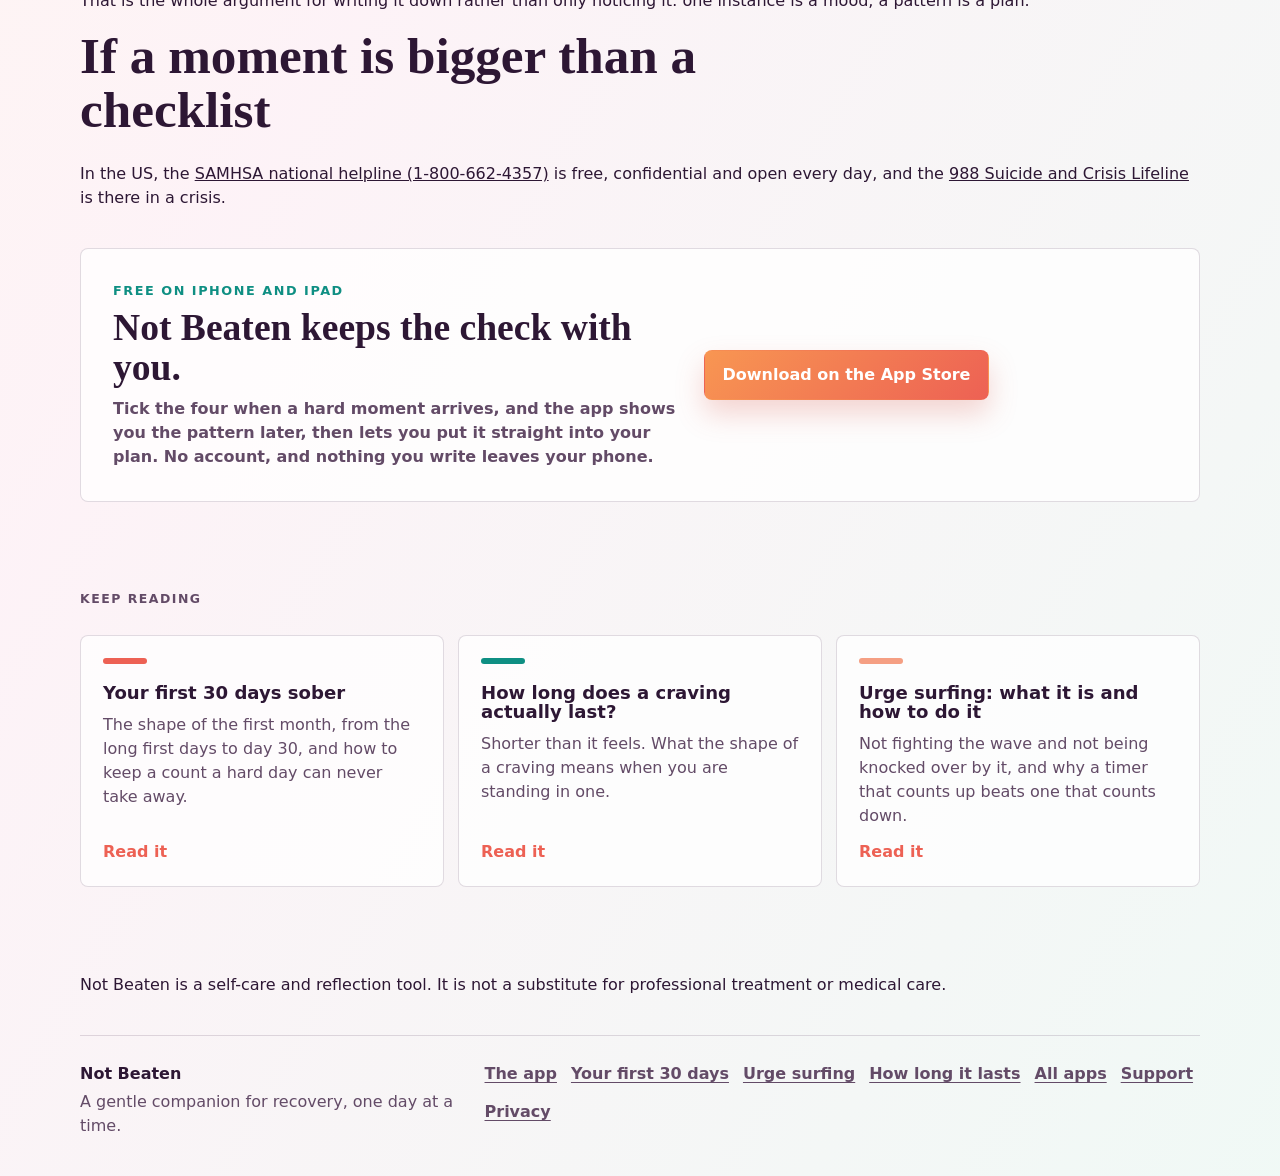
<file: halt.html>
<!doctype html>
<html lang="en">
  <head>
    <meta charset="utf-8">
    <meta name="viewport" content="width=device-width, initial-scale=1">
    <meta name="apple-itunes-app" content="app-id=6787171727">
    <title>HALT: hungry, angry, lonely, tired</title>
    <link rel="canonical" href="https://hinkson.github.io/altas-affirmations/halt.html">
    <meta
      name="description"
      content="HALT stands for hungry, angry, lonely and tired: four ordinary states that make a hard moment harder. What the check is, how to use it, and why noticing beats judging."
    >
    <meta name="theme-color" content="#ed6154">
    <meta property="og:title" content="HALT: hungry, angry, lonely, tired">
    <meta
      property="og:description"
      content="Four ordinary states that make a hard moment harder, and each one has something you can do about it."
    >
    <meta property="og:type" content="article">
    <meta property="og:image" content="assets/not-beaten-icon.png">
    <link rel="icon" href="assets/not-beaten-icon.png">
    <link rel="apple-touch-icon" href="assets/not-beaten-icon.png">
    <link rel="manifest" href="site.webmanifest">
    <link rel="stylesheet" href="styles.css?v=studio-3">
    <script type="application/ld+json">
      {
        "@context": "https://schema.org",
        "@type": "FAQPage",
        "mainEntity": [
          {
            "@type": "Question",
            "name": "What does HALT stand for?",
            "acceptedAnswer": {
              "@type": "Answer",
              "text": "Hungry, angry, lonely, tired. It is a short self-check used widely in recovery: four ordinary physical and emotional states that tend to make everything else harder to handle."
            }
          },
          {
            "@type": "Question",
            "name": "How do you use a HALT check?",
            "acceptedAnswer": {
              "@type": "Answer",
              "text": "Ask which of the four are true right now, before deciding anything. The value is that each one has an obvious response (eat, cool down, contact someone, rest), so the check usually hands you the next action rather than only a diagnosis."
            }
          },
          {
            "@type": "Question",
            "name": "Why does it help to notice a pattern in them?",
            "acceptedAnswer": {
              "@type": "Answer",
              "text": "If the same state keeps turning up before your hard moments, it stops being background noise and becomes something you can plan around. Noticing a pattern is useful; treating it as a personal failing is not."
            }
          }
        ]
      }
    </script>
  </head>
  <body class="theme-coral">
    <a class="skip-link" href="#main">Skip to content</a>

    <header class="site-header">
      <a class="brand" href="not-beaten.html" aria-label="Not Beaten home">
        <img src="assets/not-beaten-icon.png" alt="" width="44" height="44">
        <span>Not Beaten</span>
      </a>

      <nav class="site-nav" aria-label="Main navigation">
        <a href="not-beaten.html">The app</a>
        <a href="urge-surfing.html">Urge surfing</a>
        <a href="how-long-does-a-craving-last.html">How long it lasts</a>
        <a href="not-beaten-support.html">Support</a>
      </nav>
    </header>

    <main id="main">
      <section class="hero section-band">
        <div class="hero-copy">
          <p class="eyebrow">A four-word check</p>
          <h1>Hungry, angry, lonely, tired</h1>
          <p class="hero-lede">
            HALT is one of the oldest and plainest ideas in recovery, and its usefulness is not that it explains anything deep. It is that each of the four has something obvious you can do about it, so the check usually hands you your next move, not just a label.
          </p>
        </div>
      </section>

      <section class="section-band section-content">
        <div class="section-heading">
          <h2>The four</h2>
        </div>
        <p>
          <strong>Hungry.</strong> The least respected of the four and often the most immediately fixable. Low blood sugar makes everything feel more urgent and less survivable. Eat something before you decide anything.
        </p>
        <p>
          <strong>Angry.</strong> Including the quiet kinds: resentful, dismissed, stewing over a conversation from three hours ago. Anger narrows the options you can see down to the fastest one.
        </p>
        <p>
          <strong>Lonely.</strong> Not the same as being by yourself. You can be lonely in a full room, and a lot of people are loneliest in the specific hour they used to spend a particular way.
        </p>
        <p>
          <strong>Tired.</strong> The one people are most likely to push through and least likely to count. Tiredness does not just make a hard moment harder; it makes it harder to remember that you had a plan.
        </p>

        <div class="section-heading">
          <h2>Noticing, not judging</h2>
        </div>
        <p>
          HALT is a check, not a verdict. Discovering that you are three of the four does not mean you have done something wrong; it means you now know why the last hour has felt the way it has, and which lever is nearest.
        </p>
        <p>
          This matters because the alternative reading, "I should not be finding this so hard", adds a second problem on top of the first one, and the second one is usually heavier.
        </p>

        <div class="section-heading">
          <h2>Where it gets genuinely useful</h2>
        </div>
        <p>
          Once, HALT is a helpful nudge. Kept over time, it turns into something better: if <em>tired</em> shows up before most of your hard moments, that is not a mood any more, it is information. It moves the work earlier, to bedtime or to how a particular Thursday is scheduled, where it is much easier to do.
        </p>
        <p>
          The same goes for the other three. A pattern of <em>lonely</em> points at a person to contact before the difficult hour rather than during it. A pattern of <em>hungry</em> is sometimes just a missed lunch, three weeks running.
        </p>
        <p>
          That is the whole argument for writing it down rather than only noticing it: one instance is a mood, a pattern is a plan.
        </p>

        <div class="section-heading">
          <h2>If a moment is bigger than a checklist</h2>
        </div>
        <p>
          In the US, the <a href="tel:18006624357">SAMHSA national helpline (1-800-662-4357)</a> is free, confidential and open every day, and the <a href="tel:988">988 Suicide and Crisis Lifeline</a> is there in a crisis.
        </p>
      </section>

      <section class="launch-strip" aria-label="Availability">
        <div>
          <p class="strip-label">Free on iPhone and iPad</p>
          <h2>Not Beaten keeps the check with you.</h2>
          <p class="launch-note">
            Tick the four when a hard moment arrives, and the app shows you the pattern later, then lets you put it straight into your plan. No account, and nothing you write leaves your phone.
          </p>
        </div>
        <p class="launch-cta">
          <a class="button button-primary" href="https://apps.apple.com/us/app/not-beaten-urge-sober-days/id6787171727?ppid=3854896c-d810-4c3d-ab1d-0a0adb8513b0" target="_blank" rel="noopener">Download on the App Store</a>
        </p>
      </section>

      <section class="section-band section-content" aria-label="More to read">
        <div class="section-heading">
          <p class="eyebrow">Keep reading</p>
        </div>

        <div class="reading-grid reading-grid--three">
          <a class="reading-card" href="first-30-days-sober.html">
            <span class="feature-mark mark-coral" aria-hidden="true"></span>
            <h3>Your first 30 days sober</h3>
            <p>The shape of the first month, from the long first days to day 30, and how to keep a count a hard day can never take away.</p>
            <span class="text-link">Read it</span>
          </a>
          <a class="reading-card" href="how-long-does-a-craving-last.html">
            <span class="feature-mark mark-teal" aria-hidden="true"></span>
            <h3>How long does a craving actually last?</h3>
            <p>Shorter than it feels. What the shape of a craving means when you are standing in one.</p>
            <span class="text-link">Read it</span>
          </a>
          <a class="reading-card" href="urge-surfing.html">
            <span class="feature-mark mark-peach" aria-hidden="true"></span>
            <h3>Urge surfing: what it is and how to do it</h3>
            <p>Not fighting the wave and not being knocked over by it, and why a timer that counts up beats one that counts down.</p>
            <span class="text-link">Read it</span>
          </a>
        </div>
      </section>

      <section class="section-band section-content">
        <p class="launch-note">
          Not Beaten is a self-care and reflection tool. It is not a substitute for professional treatment or medical care.
        </p>
      </section>
    </main>

    <footer class="site-footer">
      <div>
        <strong>Not Beaten</strong>
        <p>A gentle companion for recovery, one day at a time.</p>
      </div>
      <nav aria-label="Footer navigation">
        <a href="not-beaten.html">The app</a>
        <a href="first-30-days-sober.html">Your first 30 days</a>
        <a href="urge-surfing.html">Urge surfing</a>
        <a href="how-long-does-a-craving-last.html">How long it lasts</a>
        <a href="index.html">All apps</a>
        <a href="not-beaten-support.html">Support</a>
        <a href="not-beaten-privacy.html">Privacy</a>
      </nav>
    </footer>
  </body>
</html>
</file>
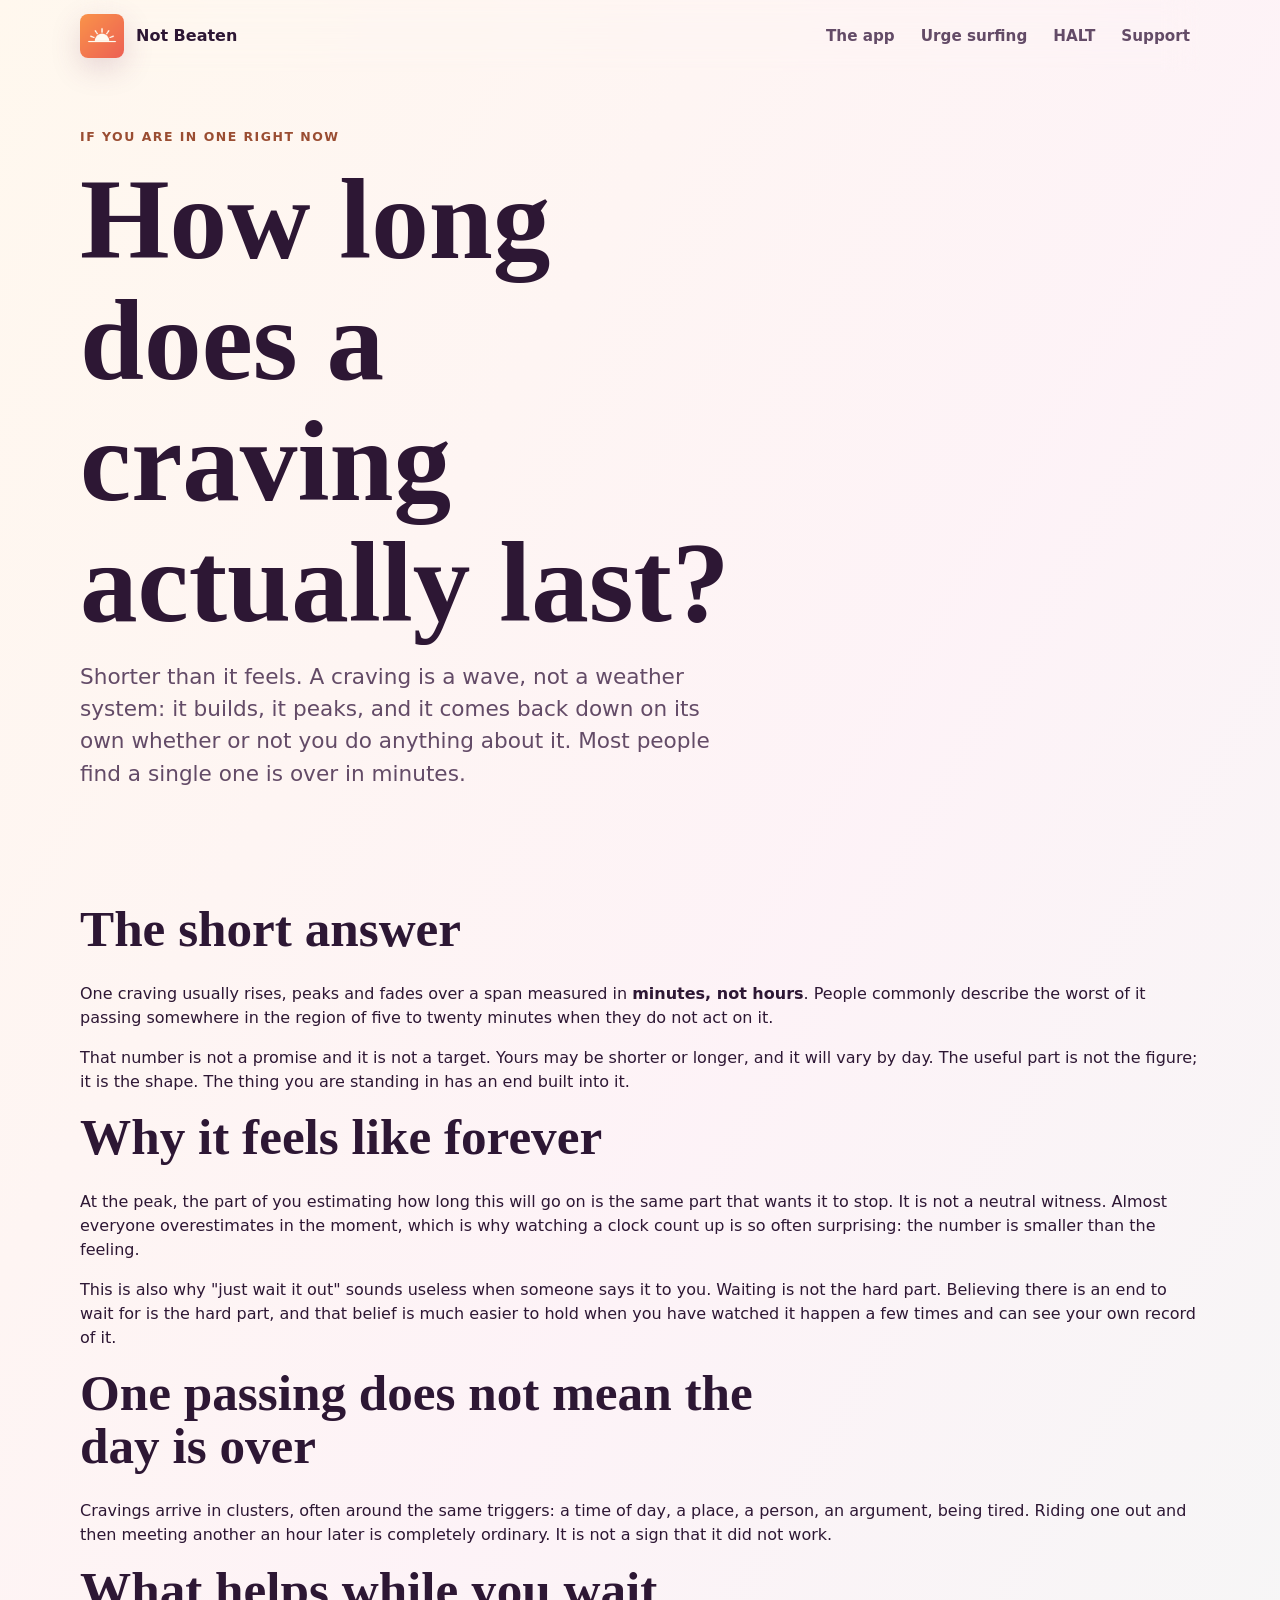
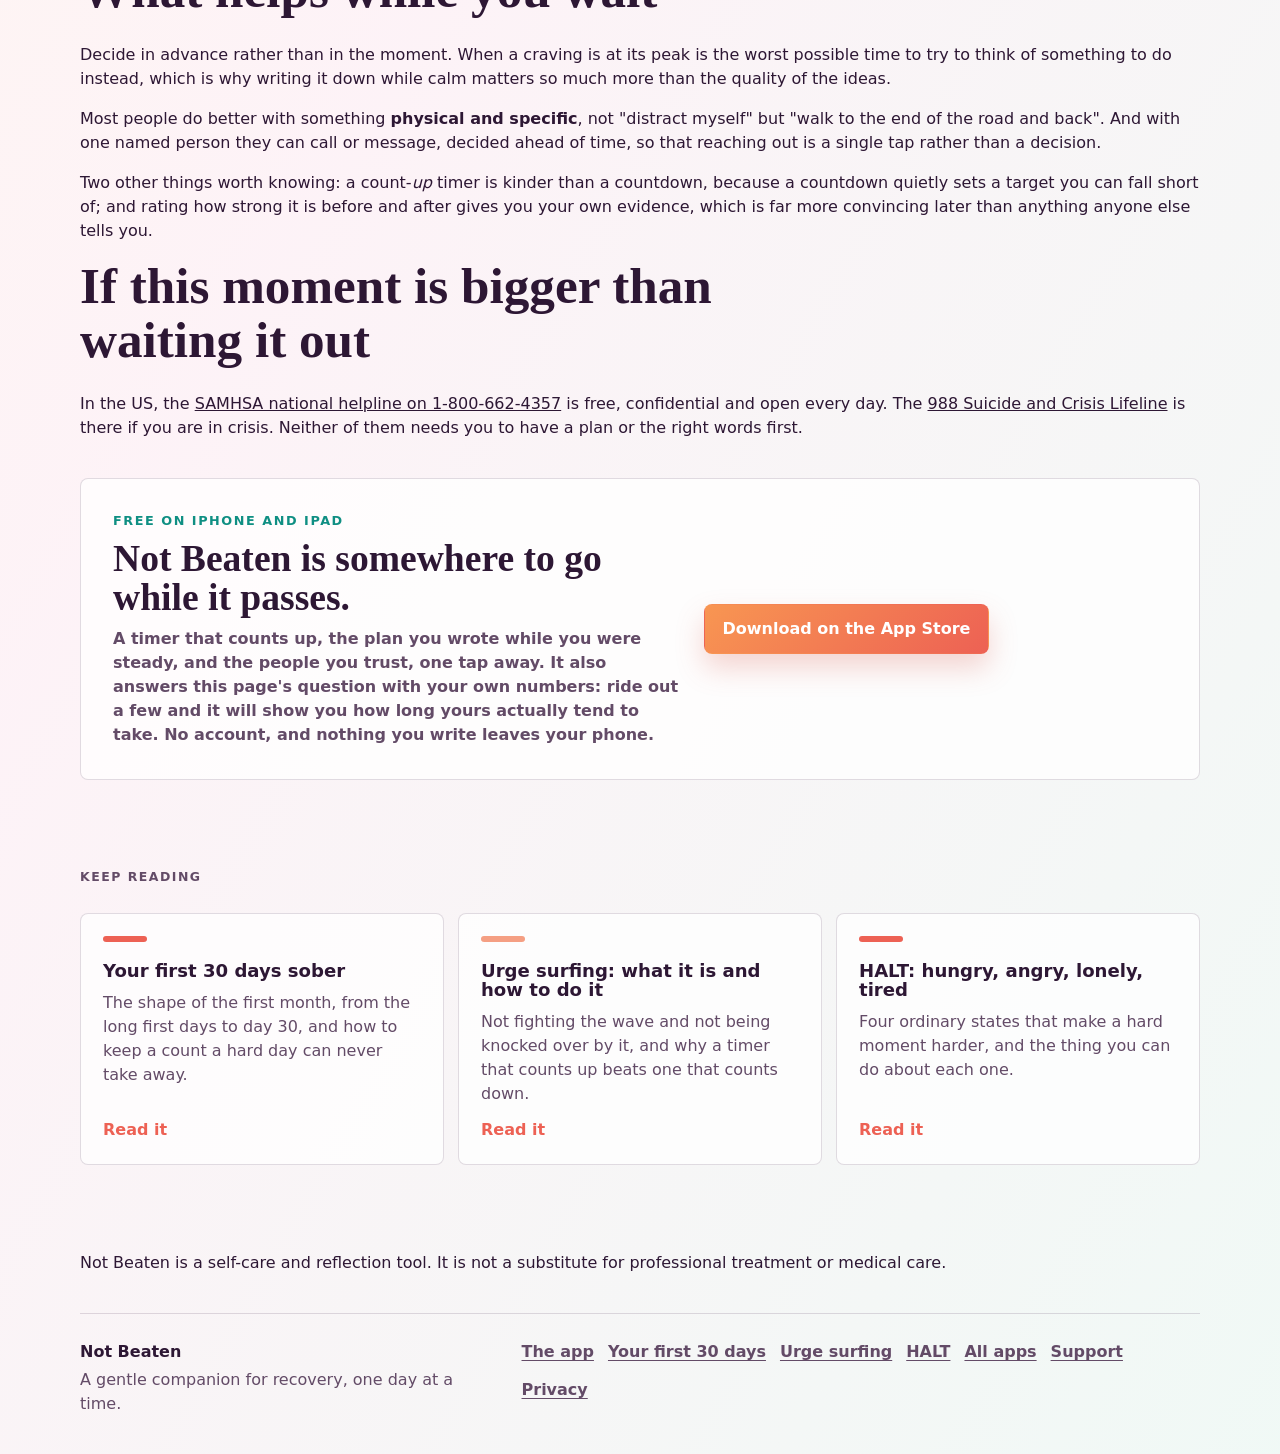
<file: how-long-does-a-craving-last.html>
<!doctype html>
<html lang="en">
  <head>
    <meta charset="utf-8">
    <meta name="viewport" content="width=device-width, initial-scale=1">
    <meta name="apple-itunes-app" content="app-id=6787171727">
    <title>How long does a craving actually last?</title>
    <link rel="canonical" href="https://hinkson.github.io/altas-affirmations/how-long-does-a-craving-last.html">
    <meta
      name="description"
      content="Cravings build, peak and pass. Most people find a single wave is over in minutes, not hours. What that means when you are in one right now, and how to wait it out."
    >
    <meta name="theme-color" content="#ed6154">
    <meta property="og:title" content="How long does a craving actually last?">
    <meta
      property="og:description"
      content="A craving is a wave, not a state. Here is what that means when you are standing in one."
    >
    <meta property="og:type" content="article">
    <meta property="og:image" content="assets/not-beaten-icon.png">
    <link rel="icon" href="assets/not-beaten-icon.png">
    <link rel="apple-touch-icon" href="assets/not-beaten-icon.png">
    <link rel="manifest" href="site.webmanifest">
    <link rel="stylesheet" href="styles.css?v=studio-3">
    <script type="application/ld+json">
      {
        "@context": "https://schema.org",
        "@type": "FAQPage",
        "mainEntity": [
          {
            "@type": "Question",
            "name": "How long does a craving last?",
            "acceptedAnswer": {
              "@type": "Answer",
              "text": "A single craving tends to build, peak and fade over a span measured in minutes rather than hours. Many people describe the peak passing within about five to twenty minutes if they do not act on it. Cravings can arrive in clusters, so one passing does not mean the day is done."
            }
          },
          {
            "@type": "Question",
            "name": "Why does a craving feel like it will last forever?",
            "acceptedAnswer": {
              "@type": "Answer",
              "text": "At the peak of a craving, the part of you doing the estimating is the part that wants relief. It is not a reliable narrator about time. Watching a clock count up is often surprising for exactly that reason."
            }
          },
          {
            "@type": "Question",
            "name": "What should I do while I wait one out?",
            "acceptedAnswer": {
              "@type": "Answer",
              "text": "Decide in advance rather than in the moment. Most people do better with something physical and specific that they wrote down while calm, and with one person they can contact. If a moment feels bigger than waiting it out, free confidential help is available in the US from SAMHSA on 1-800-662-4357 and from the 988 Suicide and Crisis Lifeline."
            }
          }
        ]
      }
    </script>
  </head>
  <body class="theme-coral">
    <a class="skip-link" href="#main">Skip to content</a>

    <header class="site-header">
      <a class="brand" href="not-beaten.html" aria-label="Not Beaten home">
        <img src="assets/not-beaten-icon.png" alt="" width="44" height="44">
        <span>Not Beaten</span>
      </a>

      <nav class="site-nav" aria-label="Main navigation">
        <a href="not-beaten.html">The app</a>
        <a href="urge-surfing.html">Urge surfing</a>
        <a href="halt.html">HALT</a>
        <a href="not-beaten-support.html">Support</a>
      </nav>
    </header>

    <main id="main">
      <section class="hero section-band">
        <div class="hero-copy">
          <p class="eyebrow">If you are in one right now</p>
          <h1>How long does a craving actually last?</h1>
          <p class="hero-lede">
            Shorter than it feels. A craving is a wave, not a weather system: it builds, it peaks, and it comes back down on its own whether or not you do anything about it. Most people find a single one is over in minutes.
          </p>
        </div>
      </section>

      <section class="section-band section-content">
        <div class="section-heading">
          <h2>The short answer</h2>
        </div>
        <p>
          One craving usually rises, peaks and fades over a span measured in <strong>minutes, not hours</strong>. People commonly describe the worst of it passing somewhere in the region of five to twenty minutes when they do not act on it.
        </p>
        <p>
          That number is not a promise and it is not a target. Yours may be shorter or longer, and it will vary by day. The useful part is not the figure; it is the shape. The thing you are standing in has an end built into it.
        </p>

        <div class="section-heading">
          <h2>Why it feels like forever</h2>
        </div>
        <p>
          At the peak, the part of you estimating how long this will go on is the same part that wants it to stop. It is not a neutral witness. Almost everyone overestimates in the moment, which is why watching a clock count up is so often surprising: the number is smaller than the feeling.
        </p>
        <p>
          This is also why "just wait it out" sounds useless when someone says it to you. Waiting is not the hard part. Believing there is an end to wait for is the hard part, and that belief is much easier to hold when you have watched it happen a few times and can see your own record of it.
        </p>

        <div class="section-heading">
          <h2>One passing does not mean the day is over</h2>
        </div>
        <p>
          Cravings arrive in clusters, often around the same triggers: a time of day, a place, a person, an argument, being tired. Riding one out and then meeting another an hour later is completely ordinary. It is not a sign that it did not work.
        </p>

        <div class="section-heading">
          <h2>What helps while you wait</h2>
        </div>
        <p>
          Decide in advance rather than in the moment. When a craving is at its peak is the worst possible time to try to think of something to do instead, which is why writing it down while calm matters so much more than the quality of the ideas.
        </p>
        <p>
          Most people do better with something <strong>physical and specific</strong>, not "distract myself" but "walk to the end of the road and back". And with one named person they can call or message, decided ahead of time, so that reaching out is a single tap rather than a decision.
        </p>
        <p>
          Two other things worth knowing: a count-<em>up</em> timer is kinder than a countdown, because a countdown quietly sets a target you can fall short of; and rating how strong it is before and after gives you your own evidence, which is far more convincing later than anything anyone else tells you.
        </p>

        <div class="section-heading">
          <h2>If this moment is bigger than waiting it out</h2>
        </div>
        <p>
          In the US, the <a href="tel:18006624357">SAMHSA national helpline on 1-800-662-4357</a> is free, confidential and open every day. The <a href="tel:988">988 Suicide and Crisis Lifeline</a> is there if you are in crisis. Neither of them needs you to have a plan or the right words first.
        </p>
      </section>

      <section class="launch-strip" aria-label="Availability">
        <div>
          <p class="strip-label">Free on iPhone and iPad</p>
          <h2>Not Beaten is somewhere to go while it passes.</h2>
          <p class="launch-note">
            A timer that counts up, the plan you wrote while you were steady, and the people you trust, one tap away. It also answers this page's question with your own numbers: ride out a few and it will show you how long yours actually tend to take. No account, and nothing you write leaves your phone.
          </p>
        </div>
        <p class="launch-cta">
          <a class="button button-primary" href="https://apps.apple.com/us/app/not-beaten-urge-sober-days/id6787171727?ppid=ff09528a-c4fa-459a-9192-c6176e670976" target="_blank" rel="noopener">Download on the App Store</a>
        </p>
      </section>

      <section class="section-band section-content" aria-label="More to read">
        <div class="section-heading">
          <p class="eyebrow">Keep reading</p>
        </div>

        <div class="reading-grid reading-grid--three">
          <a class="reading-card" href="first-30-days-sober.html">
            <span class="feature-mark mark-coral" aria-hidden="true"></span>
            <h3>Your first 30 days sober</h3>
            <p>The shape of the first month, from the long first days to day 30, and how to keep a count a hard day can never take away.</p>
            <span class="text-link">Read it</span>
          </a>
          <a class="reading-card" href="urge-surfing.html">
            <span class="feature-mark mark-peach" aria-hidden="true"></span>
            <h3>Urge surfing: what it is and how to do it</h3>
            <p>Not fighting the wave and not being knocked over by it, and why a timer that counts up beats one that counts down.</p>
            <span class="text-link">Read it</span>
          </a>
          <a class="reading-card" href="halt.html">
            <span class="feature-mark mark-coral" aria-hidden="true"></span>
            <h3>HALT: hungry, angry, lonely, tired</h3>
            <p>Four ordinary states that make a hard moment harder, and the thing you can do about each one.</p>
            <span class="text-link">Read it</span>
          </a>
        </div>
      </section>

      <section class="section-band section-content">
        <p class="launch-note">
          Not Beaten is a self-care and reflection tool. It is not a substitute for professional treatment or medical care.
        </p>
      </section>
    </main>

    <footer class="site-footer">
      <div>
        <strong>Not Beaten</strong>
        <p>A gentle companion for recovery, one day at a time.</p>
      </div>
      <nav aria-label="Footer navigation">
        <a href="not-beaten.html">The app</a>
        <a href="first-30-days-sober.html">Your first 30 days</a>
        <a href="urge-surfing.html">Urge surfing</a>
        <a href="halt.html">HALT</a>
        <a href="index.html">All apps</a>
        <a href="not-beaten-support.html">Support</a>
        <a href="not-beaten-privacy.html">Privacy</a>
      </nav>
    </footer>
  </body>
</html>
</file>
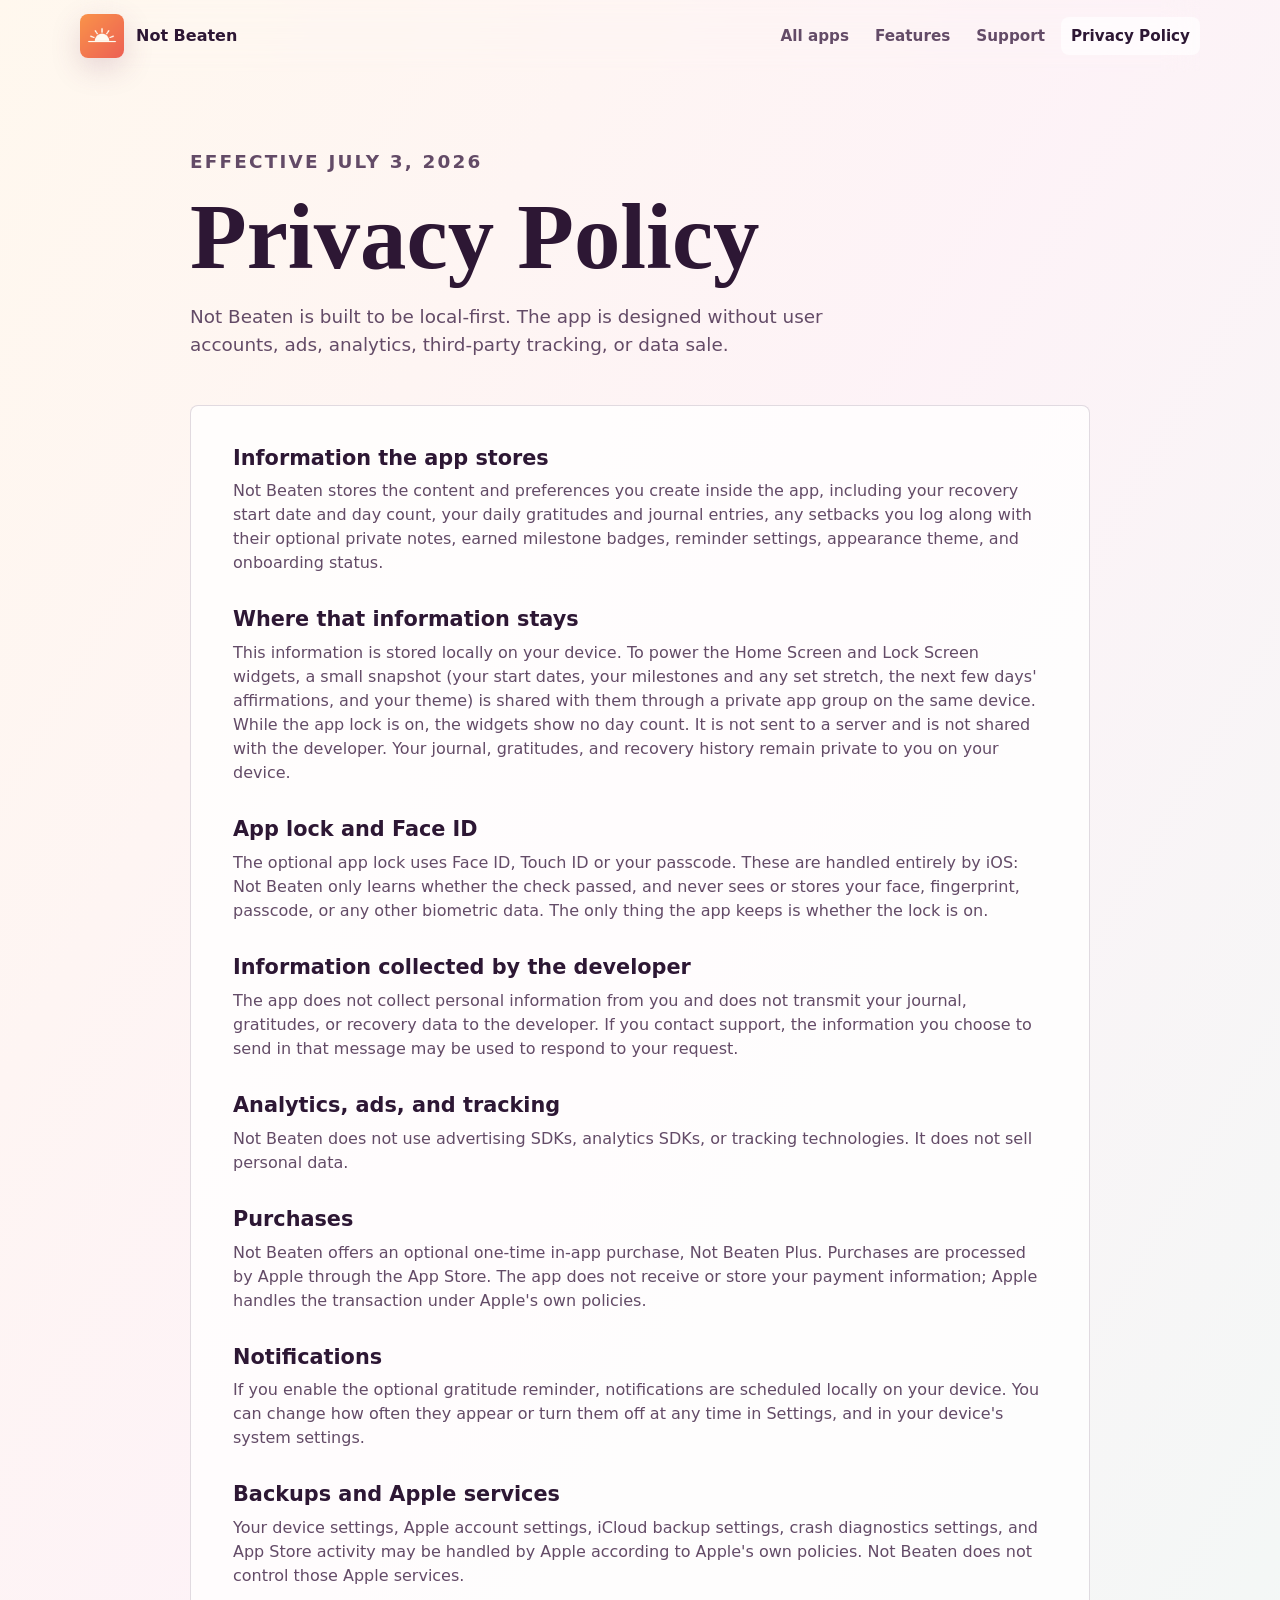
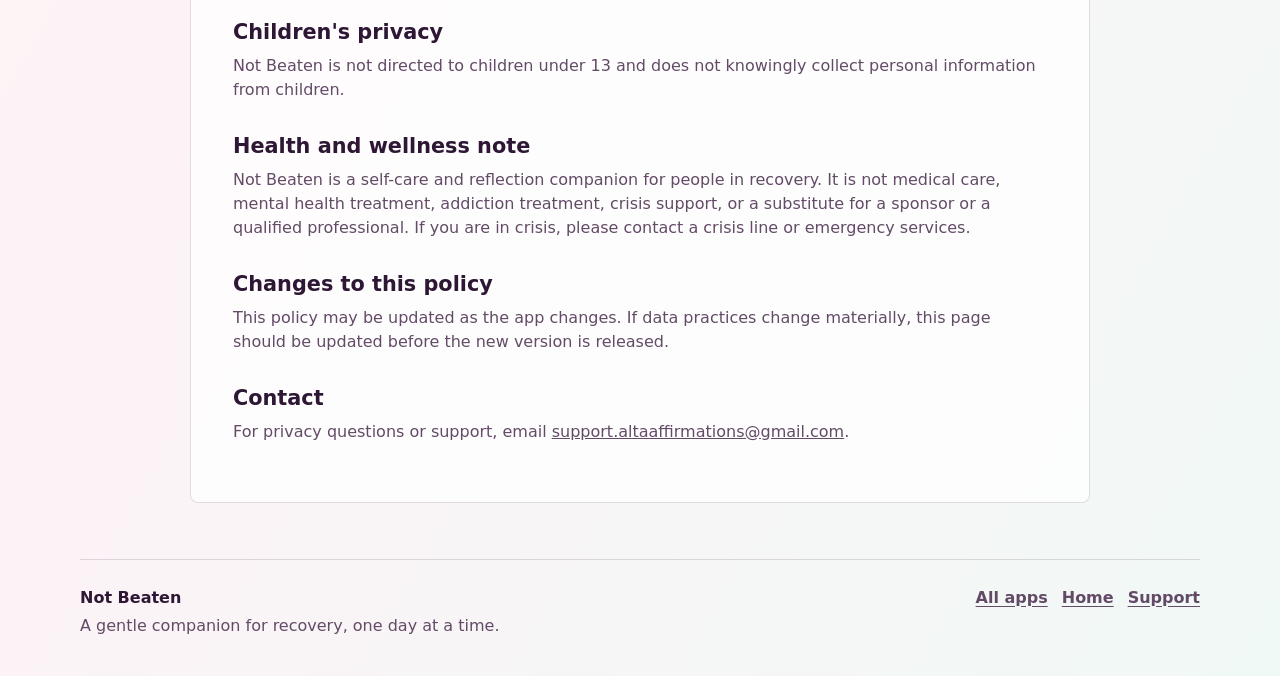
<file: not-beaten-privacy.html>
<!doctype html>
<html lang="en">
  <head>
    <meta charset="utf-8">
    <meta name="viewport" content="width=device-width, initial-scale=1">
    <meta name="apple-itunes-app" content="app-id=6787171727">
    <title>Privacy Policy | Not Beaten</title>
    <link rel="canonical" href="https://hinkson.github.io/altas-affirmations/not-beaten-privacy.html">
    <meta
      name="description"
      content="Privacy policy for Not Beaten, a recovery companion designed without accounts, ads, analytics, or tracking."
    >
    <meta name="theme-color" content="#ed6154">
    <link rel="icon" href="assets/not-beaten-icon.png">
    <link rel="apple-touch-icon" href="assets/not-beaten-icon.png">
    <link rel="manifest" href="site.webmanifest">
    <link rel="stylesheet" href="styles.css?v=studio-3">
  </head>
  <body class="theme-coral">
    <a class="skip-link" href="#main">Skip to content</a>

    <header class="site-header">
      <a class="brand" href="not-beaten.html" aria-label="Not Beaten home">
        <img src="assets/not-beaten-icon.png" alt="" width="44" height="44">
        <span>Not Beaten</span>
      </a>

      <nav class="site-nav" aria-label="Main navigation">
        <a href="index.html">All apps</a>
        <a href="not-beaten.html#features">Features</a>
        <a href="not-beaten-support.html">Support</a>
        <a aria-current="page" href="not-beaten-privacy.html">Privacy Policy</a>
      </nav>
    </header>

    <main id="main" class="legal-page">
      <section class="legal-hero">
        <p class="eyebrow">Effective July 3, 2026</p>
        <h1>Privacy Policy</h1>
        <p>
          Not Beaten is built to be local-first. The app is designed without user accounts, ads, analytics, third-party tracking, or data sale.
        </p>
      </section>

      <section class="legal-content" aria-label="Privacy policy details">
        <h2>Information the app stores</h2>
        <p>
          Not Beaten stores the content and preferences you create inside the app, including your recovery start date and day count, your daily gratitudes and journal entries, any setbacks you log along with their optional private notes, earned milestone badges, reminder settings, appearance theme, and onboarding status.
        </p>

        <h2>Where that information stays</h2>
        <p>
          This information is stored locally on your device. To power the Home Screen and Lock Screen widgets, a small snapshot (your start dates, your milestones and any set stretch, the next few days' affirmations, and your theme) is shared with them through a private app group on the same device. While the app lock is on, the widgets show no day count. It is not sent to a server and is not shared with the developer. Your journal, gratitudes, and recovery history remain private to you on your device.
        </p>

        <h2>App lock and Face ID</h2>
        <p>
          The optional app lock uses Face ID, Touch ID or your passcode. These are handled entirely by iOS: Not Beaten only learns whether the check passed, and never sees or stores your face, fingerprint, passcode, or any other biometric data. The only thing the app keeps is whether the lock is on.
        </p>

        <h2>Information collected by the developer</h2>
        <p>
          The app does not collect personal information from you and does not transmit your journal, gratitudes, or recovery data to the developer. If you contact support, the information you choose to send in that message may be used to respond to your request.
        </p>

        <h2>Analytics, ads, and tracking</h2>
        <p>
          Not Beaten does not use advertising SDKs, analytics SDKs, or tracking technologies. It does not sell personal data.
        </p>

        <h2>Purchases</h2>
        <p>
          Not Beaten offers an optional one-time in-app purchase, Not Beaten Plus.
          Purchases are processed by Apple through the App Store. The app does not
          receive or store your payment information; Apple handles the transaction
          under Apple's own policies.
        </p>

        <h2>Notifications</h2>
        <p>
          If you enable the optional gratitude reminder, notifications are scheduled locally on your device. You can change how often they appear or turn them off at any time in Settings, and in your device's system settings.
        </p>

        <h2>Backups and Apple services</h2>
        <p>
          Your device settings, Apple account settings, iCloud backup settings, crash diagnostics settings, and App Store activity may be handled by Apple according to Apple's own policies. Not Beaten does not control those Apple services.
        </p>

        <h2>Children's privacy</h2>
        <p>
          Not Beaten is not directed to children under 13 and does not knowingly collect personal information from children.
        </p>

        <h2>Health and wellness note</h2>
        <p>
          Not Beaten is a self-care and reflection companion for people in recovery. It is not medical care, mental health treatment, addiction treatment, crisis support, or a substitute for a sponsor or a qualified professional. If you are in crisis, please contact a crisis line or emergency services.
        </p>

        <h2>Changes to this policy</h2>
        <p>
          This policy may be updated as the app changes. If data practices change materially, this page should be updated before the new version is released.
        </p>

        <h2>Contact</h2>
        <p>
          For privacy questions or support, email <a href="mailto:support.altaaffirmations@gmail.com">support.altaaffirmations@gmail.com</a>.
        </p>
      </section>
    </main>

    <footer class="site-footer">
      <div>
        <strong>Not Beaten</strong>
        <p>A gentle companion for recovery, one day at a time.</p>
      </div>
      <nav aria-label="Footer navigation">
        <a href="index.html">All apps</a>
        <a href="not-beaten.html">Home</a>
        <a href="not-beaten-support.html">Support</a>
      </nav>
    </footer>
  </body>
</html>
</file>
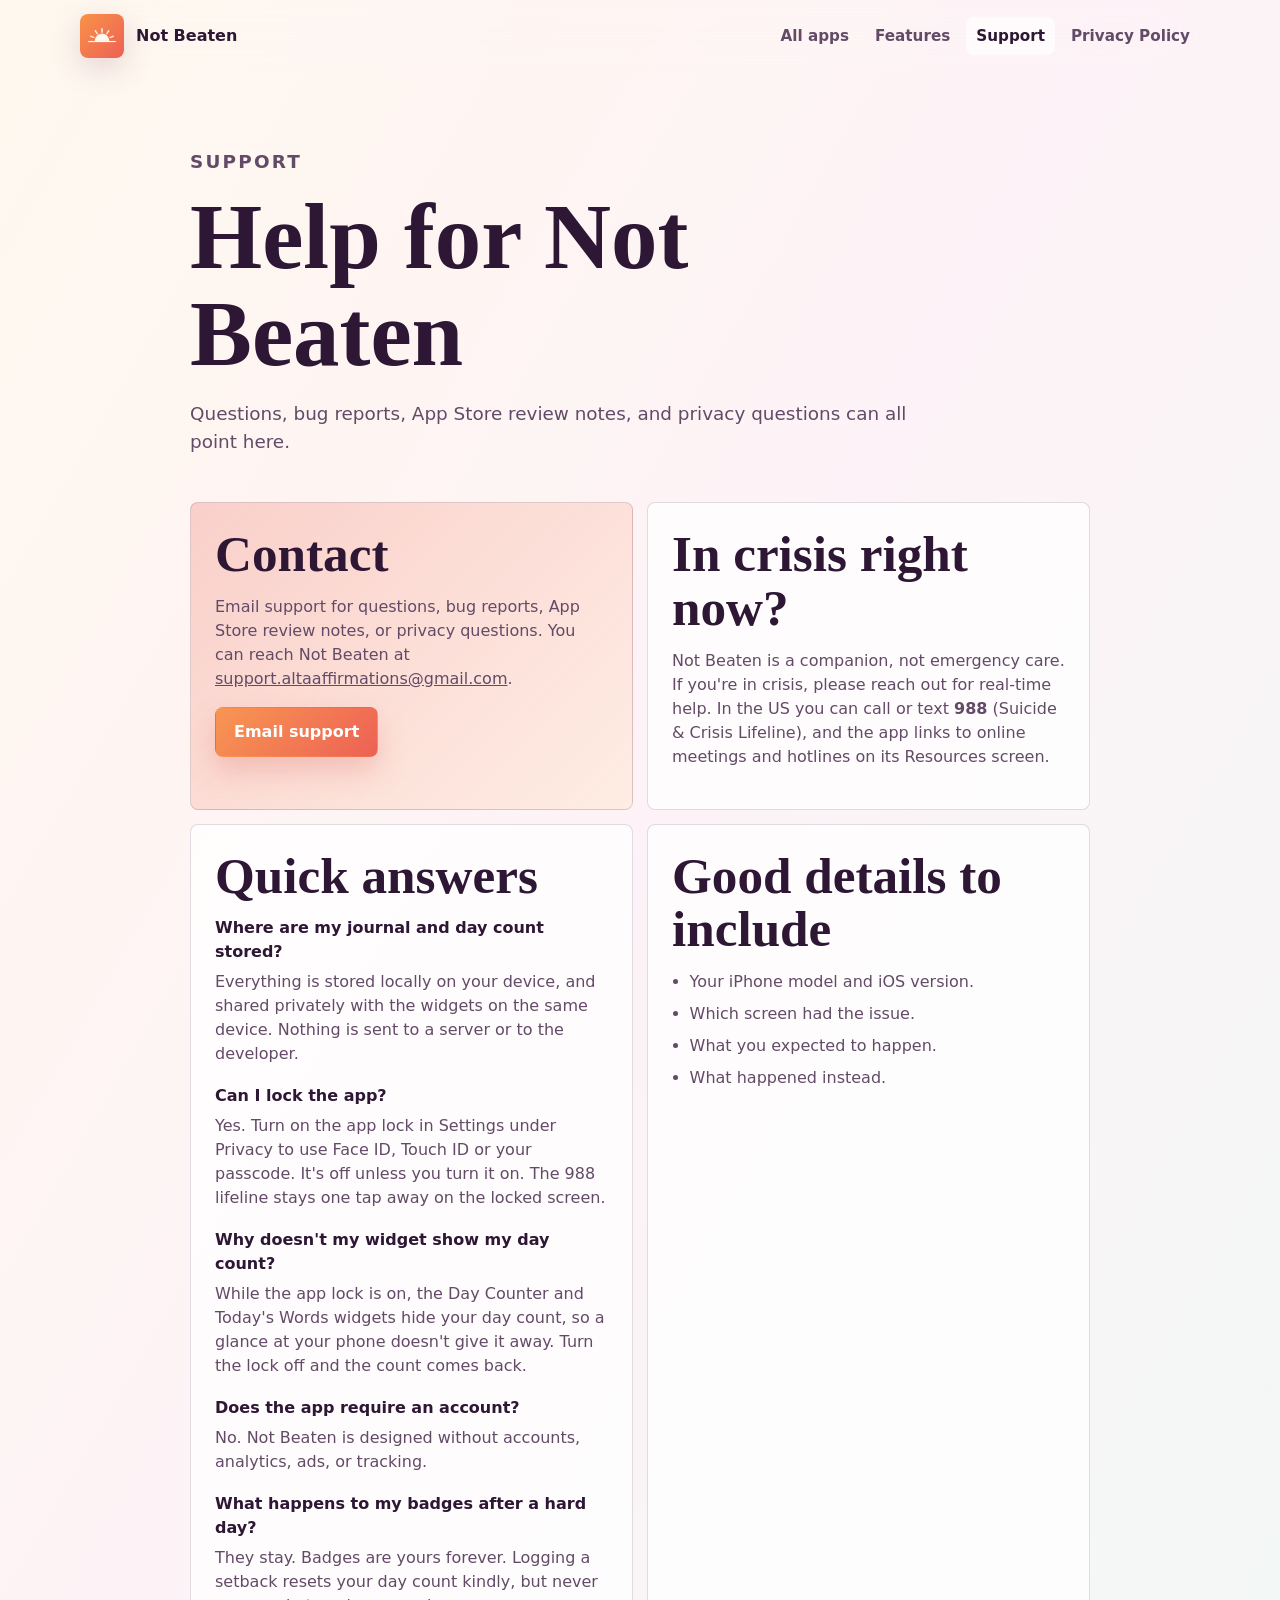
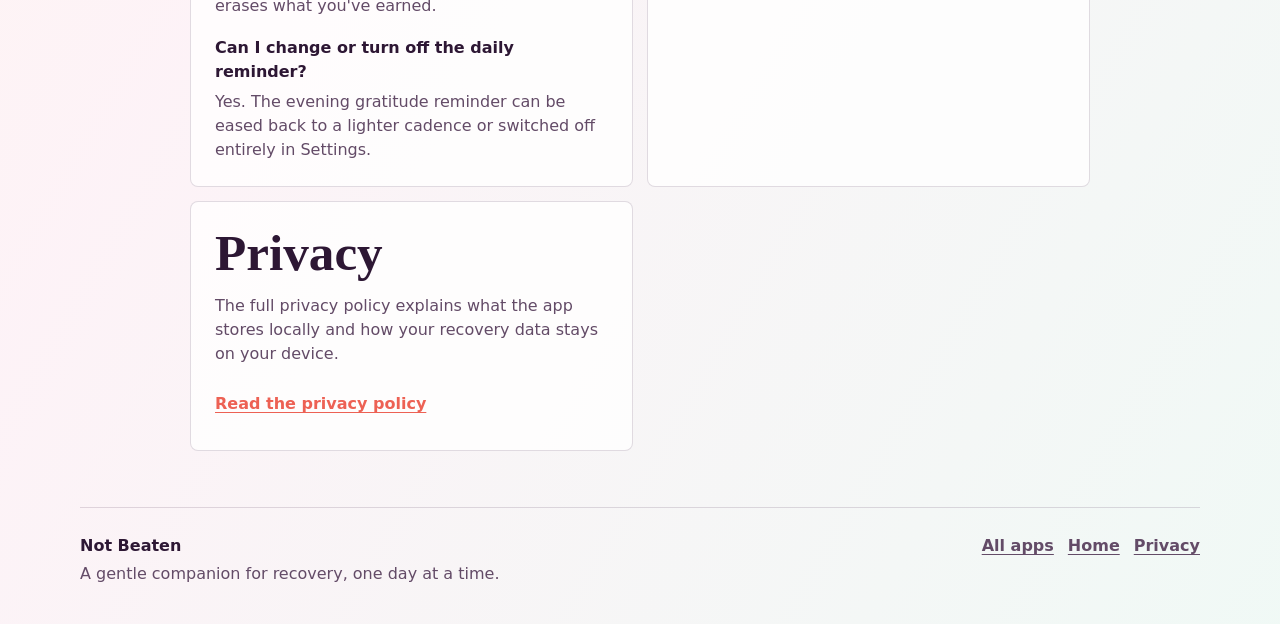
<file: not-beaten-support.html>
<!doctype html>
<html lang="en">
  <head>
    <meta charset="utf-8">
    <meta name="viewport" content="width=device-width, initial-scale=1">
    <meta name="apple-itunes-app" content="app-id=6787171727">
    <title>Support | Not Beaten</title>
    <link rel="canonical" href="https://hinkson.github.io/altas-affirmations/not-beaten-support.html">
    <meta
      name="description"
      content="Support page for Not Beaten, a gentle iPhone companion for recovery: day counting, daily gratitudes, and starting fresh."
    >
    <meta name="theme-color" content="#ed6154">
    <link rel="icon" href="assets/not-beaten-icon.png">
    <link rel="apple-touch-icon" href="assets/not-beaten-icon.png">
    <link rel="manifest" href="site.webmanifest">
    <link rel="stylesheet" href="styles.css?v=studio-3">
  </head>
  <body class="theme-coral">
    <a class="skip-link" href="#main">Skip to content</a>

    <header class="site-header">
      <a class="brand" href="not-beaten.html" aria-label="Not Beaten home">
        <img src="assets/not-beaten-icon.png" alt="" width="44" height="44">
        <span>Not Beaten</span>
      </a>

      <nav class="site-nav" aria-label="Main navigation">
        <a href="index.html">All apps</a>
        <a href="not-beaten.html#features">Features</a>
        <a aria-current="page" href="not-beaten-support.html">Support</a>
        <a href="not-beaten-privacy.html">Privacy Policy</a>
      </nav>
    </header>

    <main id="main" class="support-page">
      <section class="support-hero">
        <p class="eyebrow">Support</p>
        <h1>Help for Not Beaten</h1>
        <p>
          Questions, bug reports, App Store review notes, and privacy questions can all point here.
        </p>
      </section>

      <section class="support-layout">
        <article class="support-card contact-card contact-card--coral">
          <h2>Contact</h2>
          <p>
            Email support for questions, bug reports, App Store review notes, or privacy questions.
            You can reach Not Beaten at <a href="mailto:support.altaaffirmations@gmail.com">support.altaaffirmations@gmail.com</a>.
          </p>
          <a class="button button-primary" href="mailto:support.altaaffirmations@gmail.com?subject=Not%20Beaten%20Support">
            Email support
          </a>
        </article>

        <article class="support-card">
          <h2>In crisis right now?</h2>
          <p>
            Not Beaten is a companion, not emergency care. If you're in crisis, please reach out for real-time help. In the US you can call or text <strong>988</strong> (Suicide &amp; Crisis Lifeline), and the app links to online meetings and hotlines on its Resources screen.
          </p>
        </article>

        <article class="support-card">
          <h2>Quick answers</h2>
          <dl class="faq-list">
            <dt>Where are my journal and day count stored?</dt>
            <dd>Everything is stored locally on your device, and shared privately with the widgets on the same device. Nothing is sent to a server or to the developer.</dd>

            <dt>Can I lock the app?</dt>
            <dd>Yes. Turn on the app lock in Settings under Privacy to use Face ID, Touch ID or your passcode. It's off unless you turn it on. The 988 lifeline stays one tap away on the locked screen.</dd>

            <dt>Why doesn't my widget show my day count?</dt>
            <dd>While the app lock is on, the Day Counter and Today's Words widgets hide your day count, so a glance at your phone doesn't give it away. Turn the lock off and the count comes back.</dd>

            <dt>Does the app require an account?</dt>
            <dd>No. Not Beaten is designed without accounts, analytics, ads, or tracking.</dd>

            <dt>What happens to my badges after a hard day?</dt>
            <dd>They stay. Badges are yours forever. Logging a setback resets your day count kindly, but never erases what you've earned.</dd>

            <dt>Can I change or turn off the daily reminder?</dt>
            <dd>Yes. The evening gratitude reminder can be eased back to a lighter cadence or switched off entirely in Settings.</dd>
          </dl>
        </article>

        <article class="support-card">
          <h2>Good details to include</h2>
          <ul class="plain-list">
            <li>Your iPhone model and iOS version.</li>
            <li>Which screen had the issue.</li>
            <li>What you expected to happen.</li>
            <li>What happened instead.</li>
          </ul>
        </article>

        <article class="support-card">
          <h2>Privacy</h2>
          <p>
            The full privacy policy explains what the app stores locally and how your recovery data stays on your device.
          </p>
          <a class="text-link" href="not-beaten-privacy.html">Read the privacy policy</a>
        </article>
      </section>
    </main>

    <footer class="site-footer">
      <div>
        <strong>Not Beaten</strong>
        <p>A gentle companion for recovery, one day at a time.</p>
      </div>
      <nav aria-label="Footer navigation">
        <a href="index.html">All apps</a>
        <a href="not-beaten.html">Home</a>
        <a href="not-beaten-privacy.html">Privacy</a>
      </nav>
    </footer>
  </body>
</html>
</file>
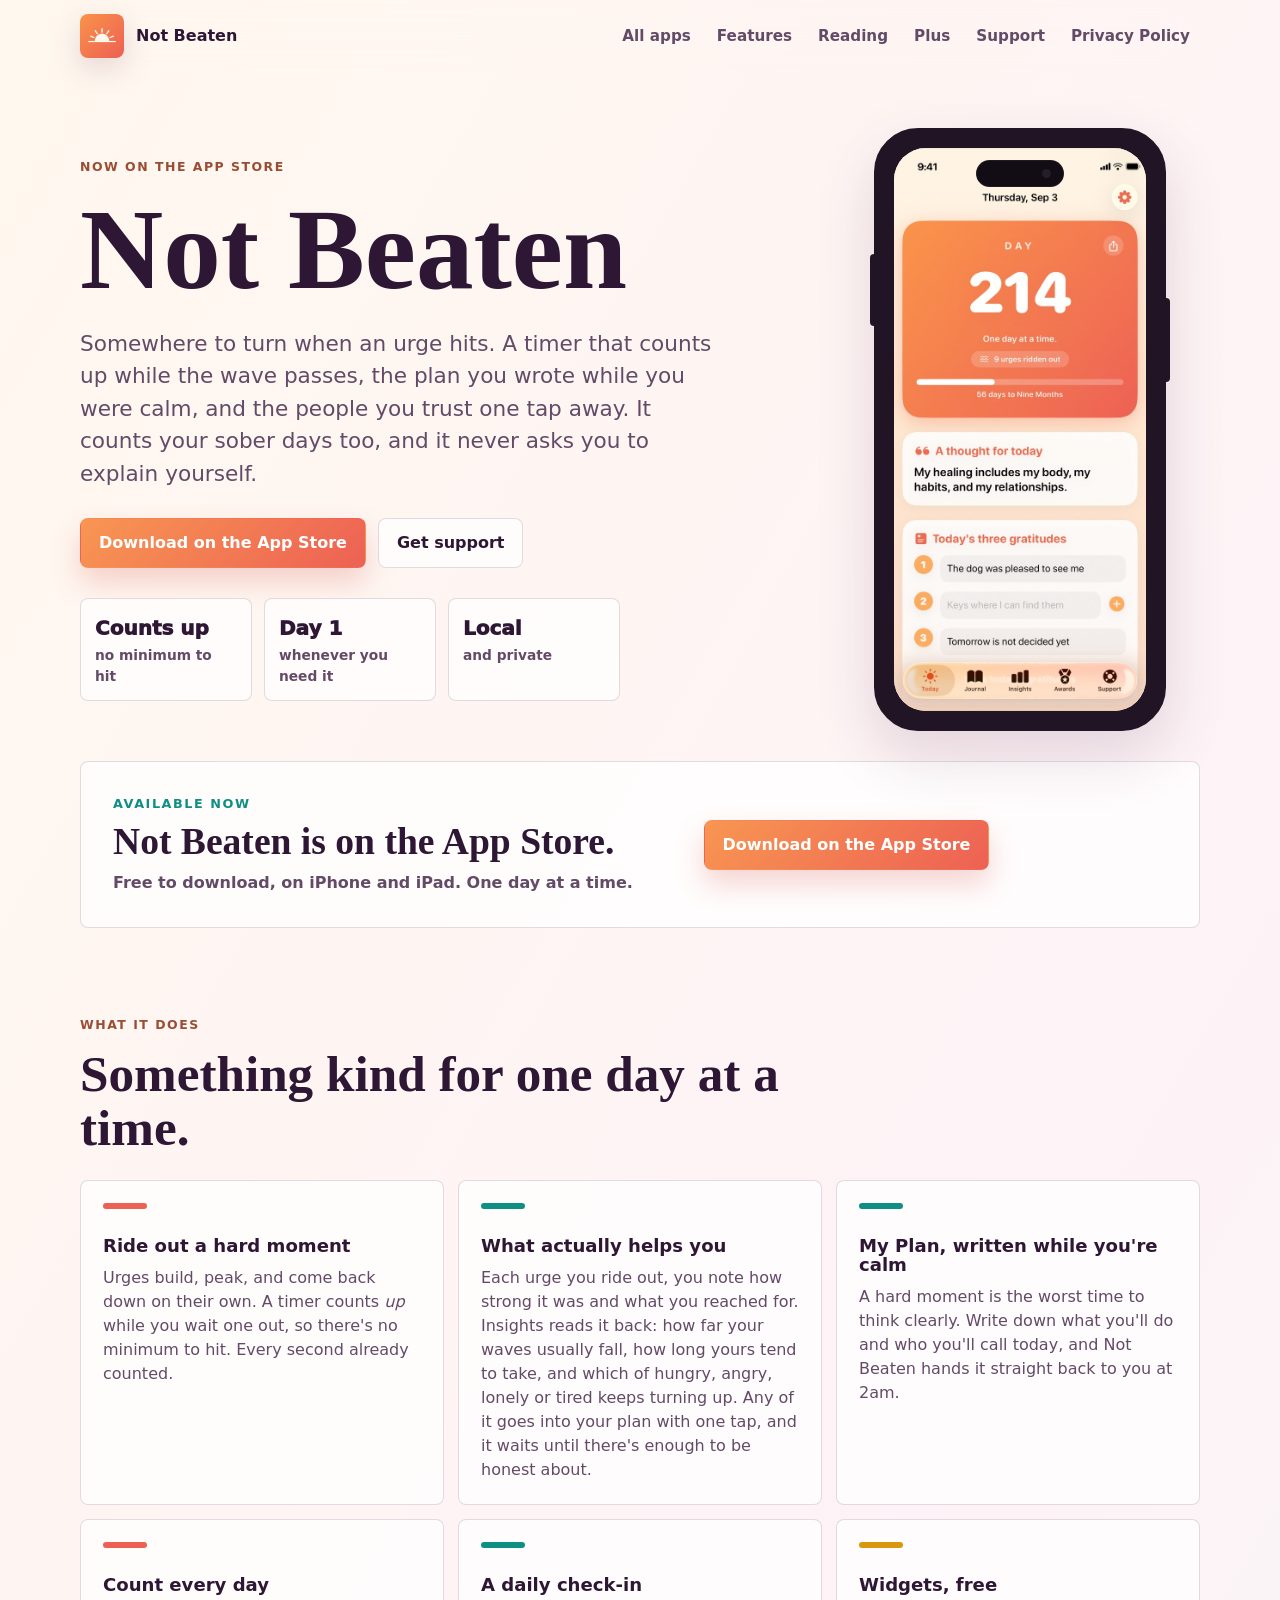
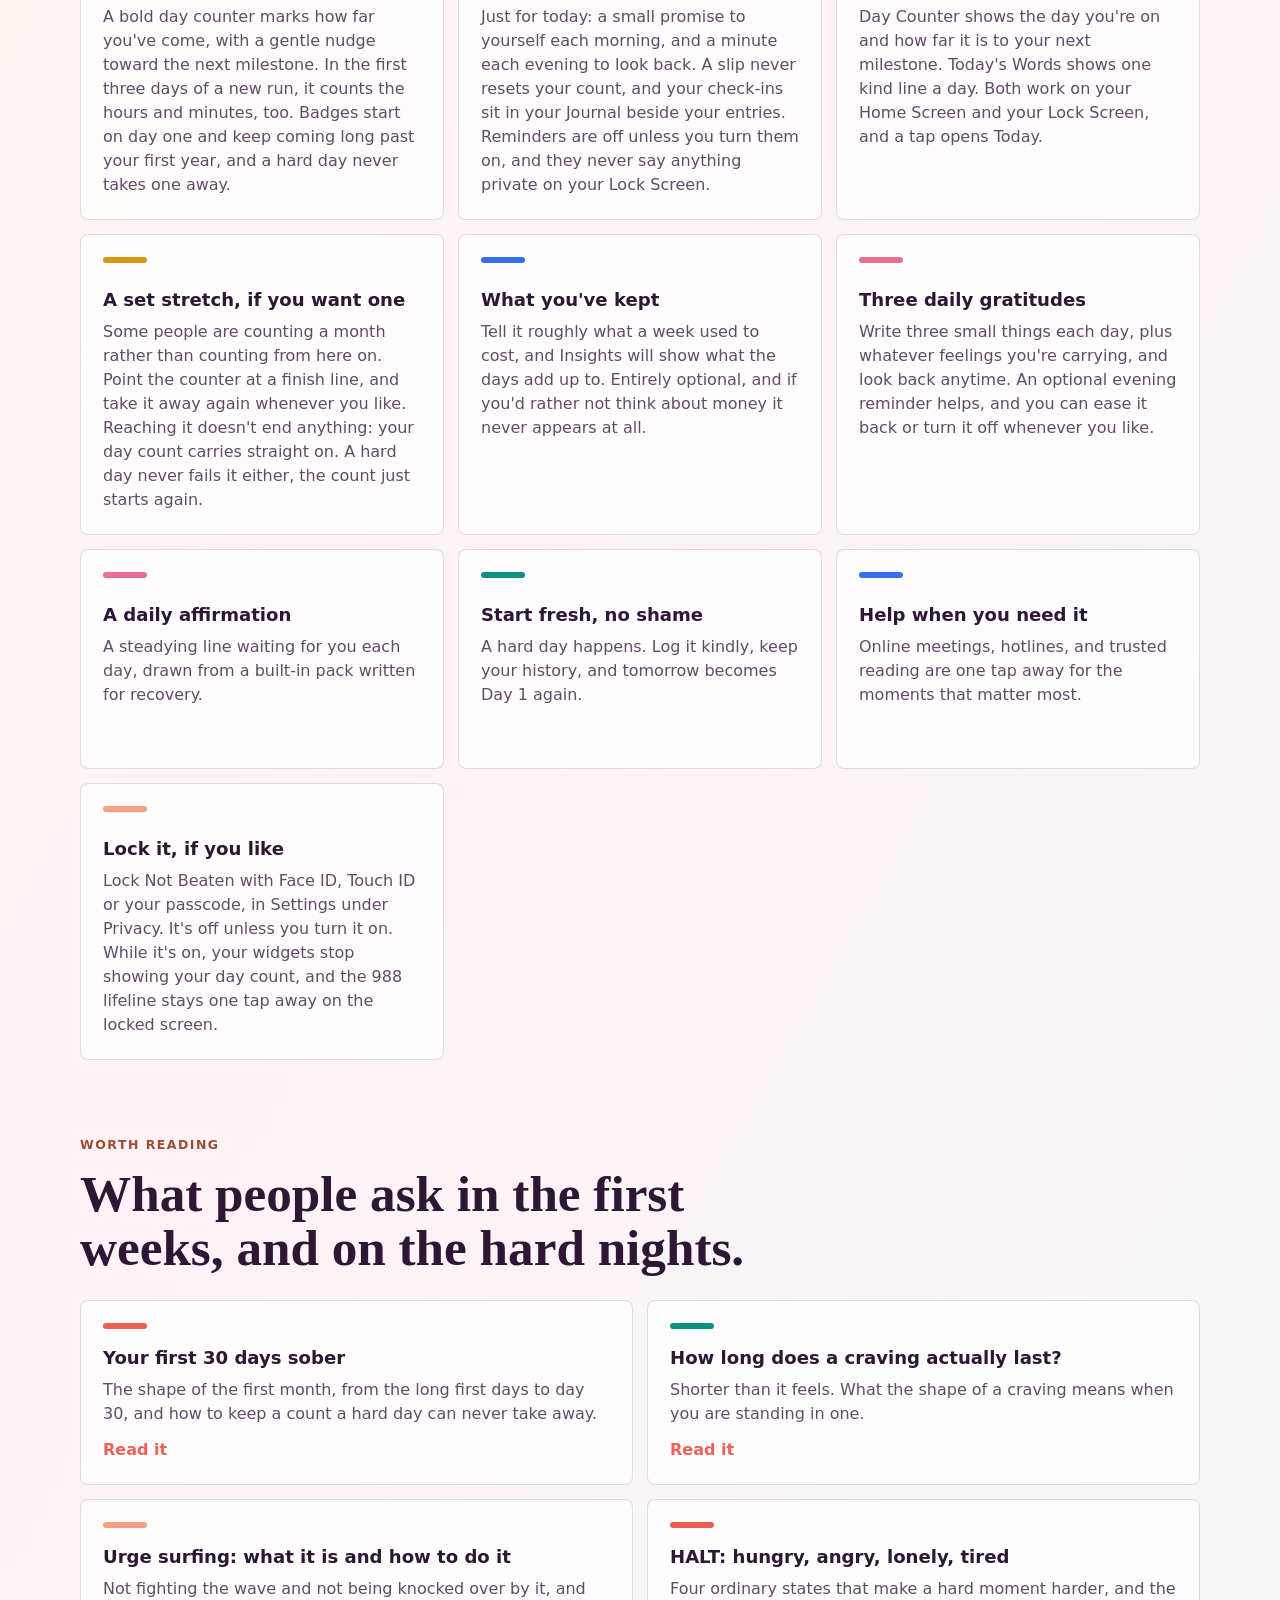
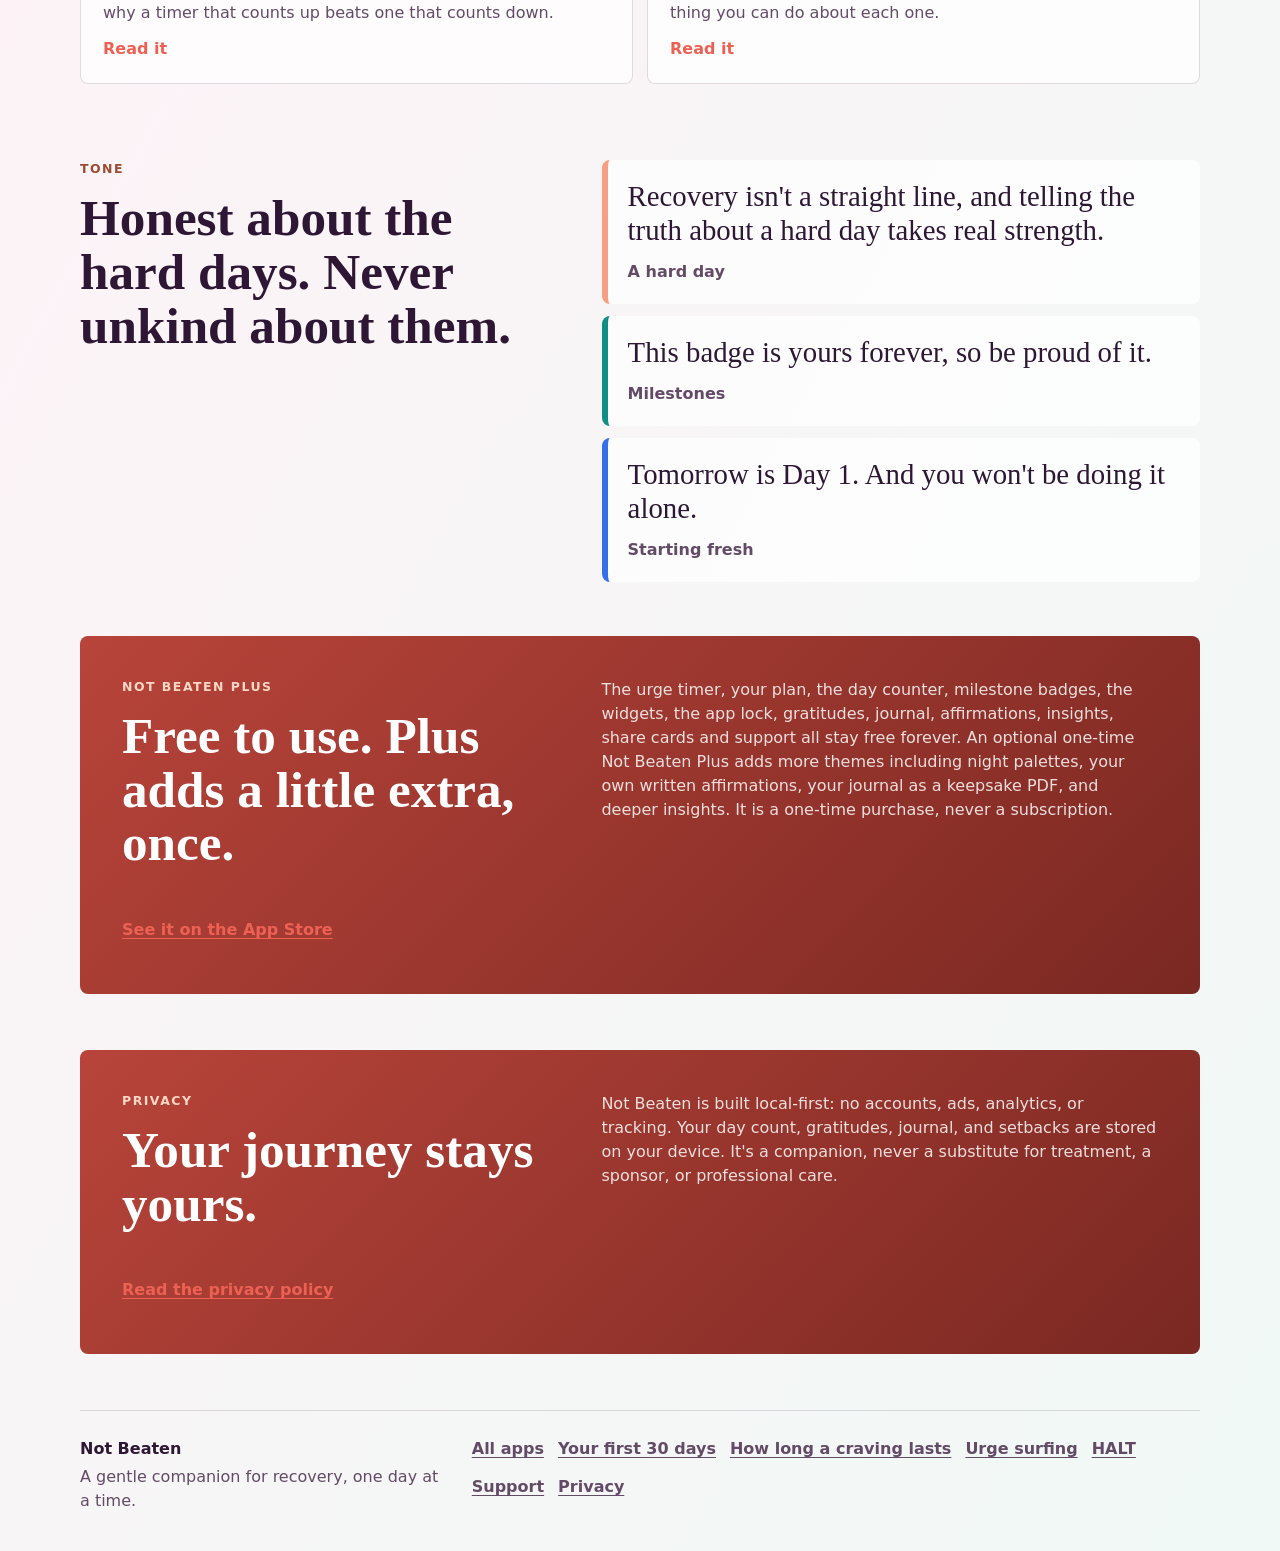
<file: not-beaten.html>
<!doctype html>
<html lang="en">
  <head>
    <meta charset="utf-8">
    <meta name="viewport" content="width=device-width, initial-scale=1">
    <meta name="apple-itunes-app" content="app-id=6787171727">
    <title>Not Beaten: ride out an urge, count the days</title>
    <link rel="canonical" href="https://hinkson.github.io/altas-affirmations/not-beaten.html">
    <meta
      name="description"
      content="A free iPhone app for the moment a craving hits: a timer that counts up, a plan you wrote while calm, and the people you trust. Counts your sober days too. No account, nothing leaves your phone."
    >
    <meta name="theme-color" content="#ed6154">
    <meta property="og:title" content="Not Beaten: ride out an urge, count the days">
    <meta
      property="og:description"
      content="Somewhere to go when an urge hits, and a day counter for the rest of it. Free, no account, nothing leaves your phone."
    >
    <meta property="og:type" content="website">
    <meta property="og:image" content="assets/not-beaten-icon.png">
    <link rel="icon" href="assets/not-beaten-icon.png">
    <link rel="apple-touch-icon" href="assets/not-beaten-icon.png">
    <link rel="manifest" href="site.webmanifest">
    <link rel="stylesheet" href="styles.css?v=studio-3">
  </head>
  <body class="theme-coral">
    <a class="skip-link" href="#main">Skip to content</a>

    <header class="site-header">
      <a class="brand" href="not-beaten.html" aria-label="Not Beaten home">
        <img src="assets/not-beaten-icon.png" alt="" width="44" height="44">
        <span>Not Beaten</span>
      </a>

      <nav class="site-nav" aria-label="Main navigation">
        <a href="index.html">All apps</a>
        <a href="#features">Features</a>
        <a href="#reading">Reading</a>
        <a href="#plus">Plus</a>
        <a href="not-beaten-support.html">Support</a>
        <a href="not-beaten-privacy.html">Privacy Policy</a>
      </nav>
    </header>

    <main id="main">
      <section class="hero section-band">
        <div class="hero-copy">
          <p class="eyebrow">Now on the App Store</p>
          <h1>Not Beaten</h1>
          <p class="hero-lede">
            Somewhere to turn when an urge hits. A timer that counts up while the wave passes, the plan you wrote while you were calm, and the people you trust one tap away. It counts your sober days too, and it never asks you to explain yourself.
          </p>
          <div class="hero-actions" aria-label="Primary actions">
            <a class="button button-primary" href="https://apps.apple.com/us/app/not-beaten-urge-sober-days/id6787171727" target="_blank" rel="noopener">Download on the App Store</a>
            <a class="button button-secondary" href="not-beaten-support.html">Get support</a>
          </div>
          <dl class="hero-stats" aria-label="App highlights">
            <div>
              <dt>Counts up</dt>
              <dd>no minimum to hit</dd>
            </div>
            <div>
              <dt>Day 1</dt>
              <dd>whenever you need it</dd>
            </div>
            <div>
              <dt>Local</dt>
              <dd>and private</dd>
            </div>
          </dl>
        </div>

        <div class="hero-visual" aria-label="Preview of Not Beaten">
          <div class="phone-frame">
            <span class="phone-island" aria-hidden="true"></span>
            <div class="phone-screen phone-screen--shot">
              <img src="assets/shots/not-beaten-hero.jpg" alt="Not Beaten on iPhone: the Today screen, counting day 214, with a thought for today and three gratitudes" width="600" height="1307">
            </div>
          </div>
        </div>
      </section>

      <section class="launch-strip" id="app-store" aria-label="Availability">
        <div>
          <p class="strip-label">Available now</p>
          <h2>Not Beaten is on the App Store.</h2>
          <p class="launch-note">Free to download, on iPhone and iPad. One day at a time.</p>
        </div>
        <p class="launch-cta">
          <a class="button button-primary" href="https://apps.apple.com/us/app/not-beaten-urge-sober-days/id6787171727" target="_blank" rel="noopener">Download on the App Store</a>
        </p>
      </section>

      <section class="section-band section-content" id="features">
        <div class="section-heading">
          <p class="eyebrow">What it does</p>
          <h2>Something kind for one day at a time.</h2>
        </div>

        <div class="feature-grid">
          <article class="feature-card">
            <span class="feature-mark mark-coral"></span>
            <h3>Ride out a hard moment</h3>
            <p>Urges build, peak, and come back down on their own. A timer counts <em>up</em> while you wait one out, so there's no minimum to hit. Every second already counted.</p>
          </article>

          <article class="feature-card">
            <span class="feature-mark mark-teal"></span>
            <h3>What actually helps you</h3>
            <p>Each urge you ride out, you note how strong it was and what you reached for. Insights reads it back: how far your waves usually fall, how long yours tend to take, and which of hungry, angry, lonely or tired keeps turning up. Any of it goes into your plan with one tap, and it waits until there's enough to be honest about.</p>
          </article>

          <article class="feature-card">
            <span class="feature-mark mark-teal"></span>
            <h3>My Plan, written while you're calm</h3>
            <p>A hard moment is the worst time to think clearly. Write down what you'll do and who you'll call today, and Not Beaten hands it straight back to you at 2am.</p>
          </article>

          <article class="feature-card">
            <span class="feature-mark mark-coral"></span>
            <h3>Count every day</h3>
            <p>A bold day counter marks how far you've come, with a gentle nudge toward the next milestone. In the first three days of a new run, it counts the hours and minutes, too. Badges start on day one and keep coming long past your first year, and a hard day never takes one away.</p>
          </article>

          <article class="feature-card">
            <span class="feature-mark mark-teal"></span>
            <h3>A daily check-in</h3>
            <p>Just for today: a small promise to yourself each morning, and a minute each evening to look back. A slip never resets your count, and your check-ins sit in your Journal beside your entries. Reminders are off unless you turn them on, and they never say anything private on your Lock Screen.</p>
          </article>

          <article class="feature-card">
            <span class="feature-mark mark-gold"></span>
            <h3>Widgets, free</h3>
            <p>Day Counter shows the day you're on and how far it is to your next milestone. Today's Words shows one kind line a day. Both work on your Home Screen and your Lock Screen, and a tap opens Today.</p>
          </article>

          <article class="feature-card">
            <span class="feature-mark mark-gold"></span>
            <h3>A set stretch, if you want one</h3>
            <p>Some people are counting a month rather than counting from here on. Point the counter at a finish line, and take it away again whenever you like. Reaching it doesn't end anything: your day count carries straight on. A hard day never fails it either, the count just starts again.</p>
          </article>

          <article class="feature-card">
            <span class="feature-mark mark-blue"></span>
            <h3>What you've kept</h3>
            <p>Tell it roughly what a week used to cost, and Insights will show what the days add up to. Entirely optional, and if you'd rather not think about money it never appears at all.</p>
          </article>

          <article class="feature-card">
            <span class="feature-mark mark-rose"></span>
            <h3>Three daily gratitudes</h3>
            <p>Write three small things each day, plus whatever feelings you're carrying, and look back anytime. An optional evening reminder helps, and you can ease it back or turn it off whenever you like.</p>
          </article>

          <article class="feature-card">
            <span class="feature-mark mark-rose"></span>
            <h3>A daily affirmation</h3>
            <p>A steadying line waiting for you each day, drawn from a built-in pack written for recovery.</p>
          </article>

          <article class="feature-card">
            <span class="feature-mark mark-teal"></span>
            <h3>Start fresh, no shame</h3>
            <p>A hard day happens. Log it kindly, keep your history, and tomorrow becomes Day 1 again.</p>
          </article>

          <article class="feature-card">
            <span class="feature-mark mark-blue"></span>
            <h3>Help when you need it</h3>
            <p>Online meetings, hotlines, and trusted reading are one tap away for the moments that matter most.</p>
          </article>

          <article class="feature-card">
            <span class="feature-mark mark-peach"></span>
            <h3>Lock it, if you like</h3>
            <p>Lock Not Beaten with Face ID, Touch ID or your passcode, in Settings under Privacy. It's off unless you turn it on. While it's on, your widgets stop showing your day count, and the 988 lifeline stays one tap away on the locked screen.</p>
          </article>
        </div>
      </section>

      <section class="section-band section-content" id="reading">
        <div class="section-heading">
          <p class="eyebrow">Worth reading</p>
          <h2>What people ask in the first weeks, and on the hard nights.</h2>
        </div>

        <div class="reading-grid">
          <a class="reading-card" href="first-30-days-sober.html">
            <span class="feature-mark mark-coral" aria-hidden="true"></span>
            <h3>Your first 30 days sober</h3>
            <p>The shape of the first month, from the long first days to day 30, and how to keep a count a hard day can never take away.</p>
            <span class="text-link">Read it</span>
          </a>
          <a class="reading-card" href="how-long-does-a-craving-last.html">
            <span class="feature-mark mark-teal" aria-hidden="true"></span>
            <h3>How long does a craving actually last?</h3>
            <p>Shorter than it feels. What the shape of a craving means when you are standing in one.</p>
            <span class="text-link">Read it</span>
          </a>
          <a class="reading-card" href="urge-surfing.html">
            <span class="feature-mark mark-peach" aria-hidden="true"></span>
            <h3>Urge surfing: what it is and how to do it</h3>
            <p>Not fighting the wave and not being knocked over by it, and why a timer that counts up beats one that counts down.</p>
            <span class="text-link">Read it</span>
          </a>
          <a class="reading-card" href="halt.html">
            <span class="feature-mark mark-coral" aria-hidden="true"></span>
            <h3>HALT: hungry, angry, lonely, tired</h3>
            <p>Four ordinary states that make a hard moment harder, and the thing you can do about each one.</p>
            <span class="text-link">Read it</span>
          </a>
        </div>
      </section>

      <section class="section-band split-section">
        <div class="section-heading">
          <p class="eyebrow">Tone</p>
          <h2>Honest about the hard days. Never unkind about them.</h2>
        </div>
        <div class="quote-stack" aria-label="Words from the app">
          <figure>
            <blockquote>Recovery isn't a straight line, and telling the truth about a hard day takes real strength.</blockquote>
            <figcaption>A hard day</figcaption>
          </figure>
          <figure>
            <blockquote>This badge is yours forever, so be proud of it.</blockquote>
            <figcaption>Milestones</figcaption>
          </figure>
          <figure>
            <blockquote>Tomorrow is Day 1. And you won't be doing it alone.</blockquote>
            <figcaption>Starting fresh</figcaption>
          </figure>
        </div>
      </section>

      <section class="privacy-panel privacy-panel--coral" id="plus">
        <div>
          <p class="eyebrow">Not Beaten Plus</p>
          <h2>Free to use. Plus adds a little extra, once.</h2>
        </div>
        <p>
          The urge timer, your plan, the day counter, milestone badges, the widgets, the app lock, gratitudes, journal, affirmations, insights, share cards and support all stay free forever. An optional one-time Not Beaten Plus adds more themes including night palettes, your own written affirmations, your journal as a keepsake PDF, and deeper insights. It is a one-time purchase, never a subscription.
        </p>
        <a class="text-link" href="https://apps.apple.com/us/app/not-beaten-urge-sober-days/id6787171727" target="_blank" rel="noopener">See it on the App Store</a>
      </section>

      <section class="privacy-panel privacy-panel--coral" id="privacy">
        <div>
          <p class="eyebrow">Privacy</p>
          <h2>Your journey stays yours.</h2>
        </div>
        <p>
          Not Beaten is built local-first: no accounts, ads, analytics, or tracking. Your day count, gratitudes, journal, and setbacks are stored on your device. It's a companion, never a substitute for treatment, a sponsor, or professional care.
        </p>
        <a class="text-link" href="not-beaten-privacy.html">Read the privacy policy</a>
      </section>

    </main>

    <footer class="site-footer">
      <div>
        <strong>Not Beaten</strong>
        <p>A gentle companion for recovery, one day at a time.</p>
      </div>
      <nav aria-label="Footer navigation">
        <a href="index.html">All apps</a>
        <a href="first-30-days-sober.html">Your first 30 days</a>
        <a href="how-long-does-a-craving-last.html">How long a craving lasts</a>
        <a href="urge-surfing.html">Urge surfing</a>
        <a href="halt.html">HALT</a>
        <a href="not-beaten-support.html">Support</a>
        <a href="not-beaten-privacy.html">Privacy</a>
      </nav>
    </footer>
  </body>
</html>
</file>
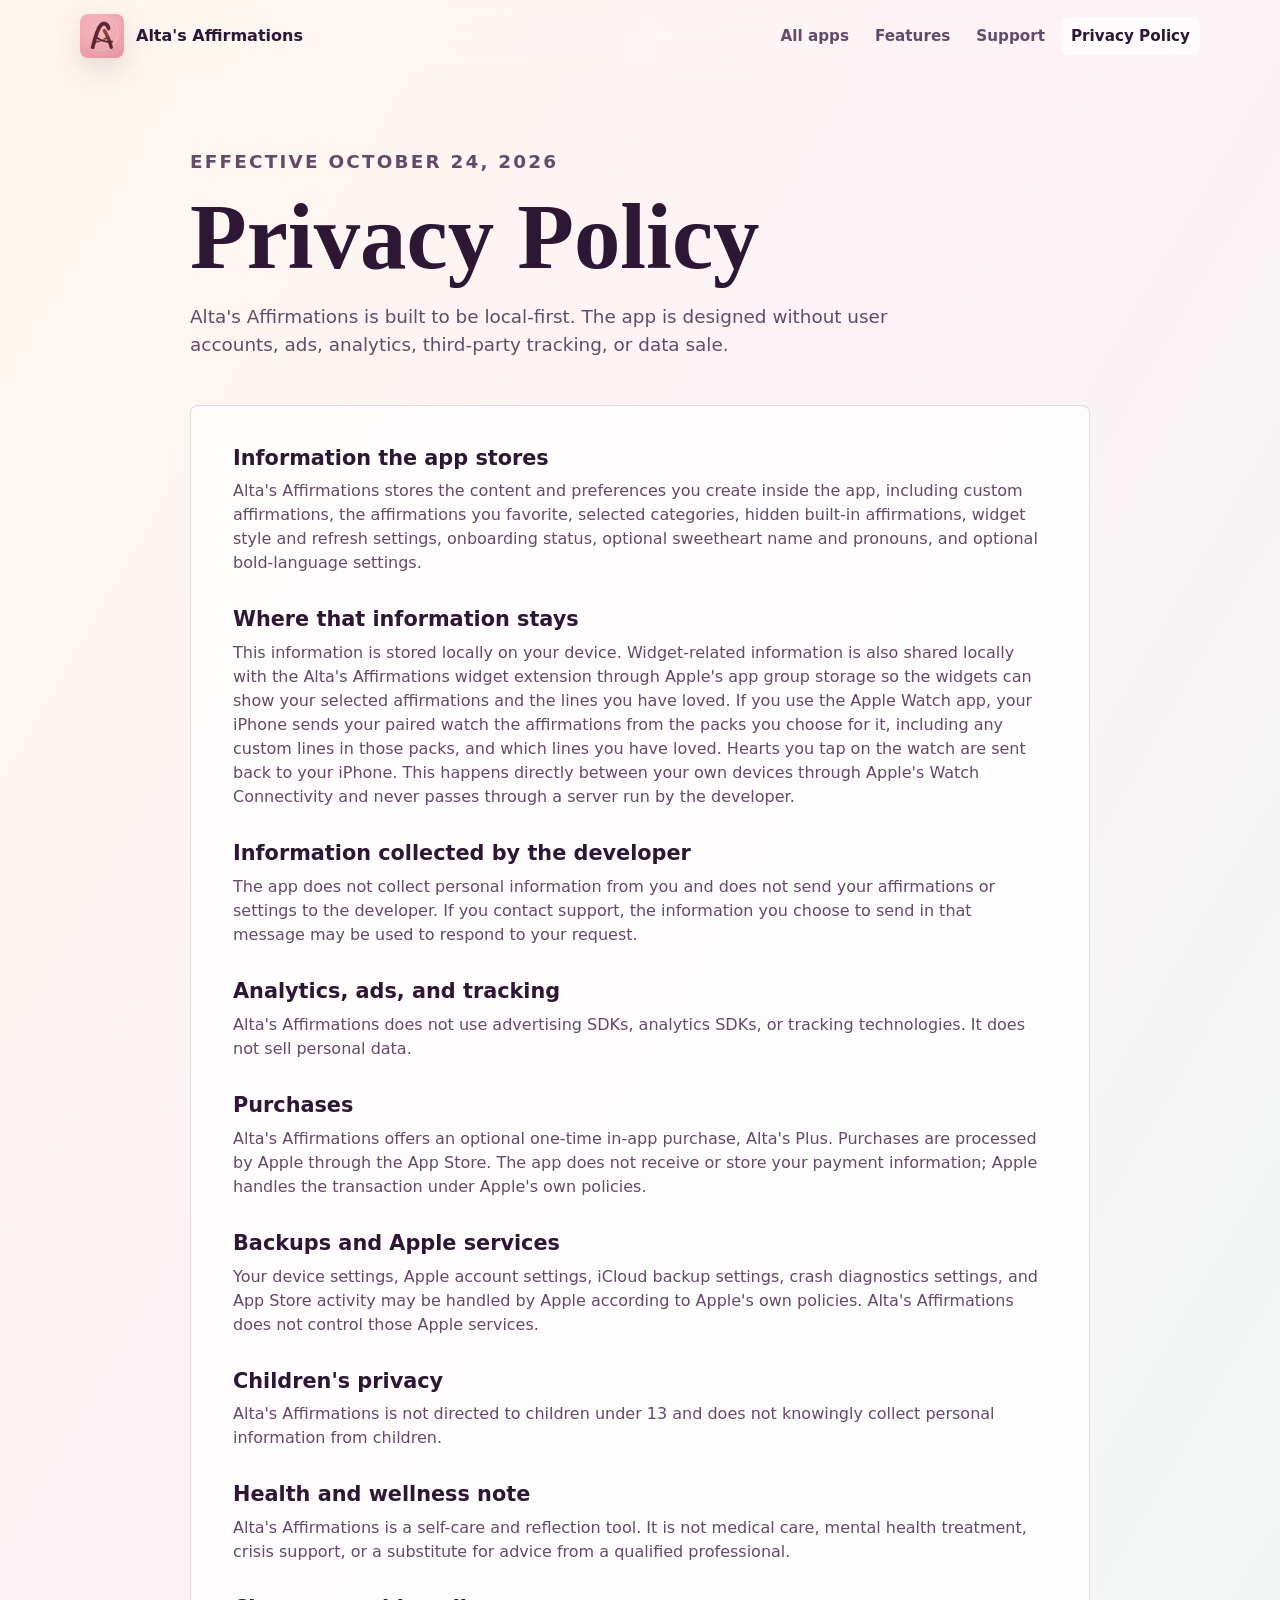
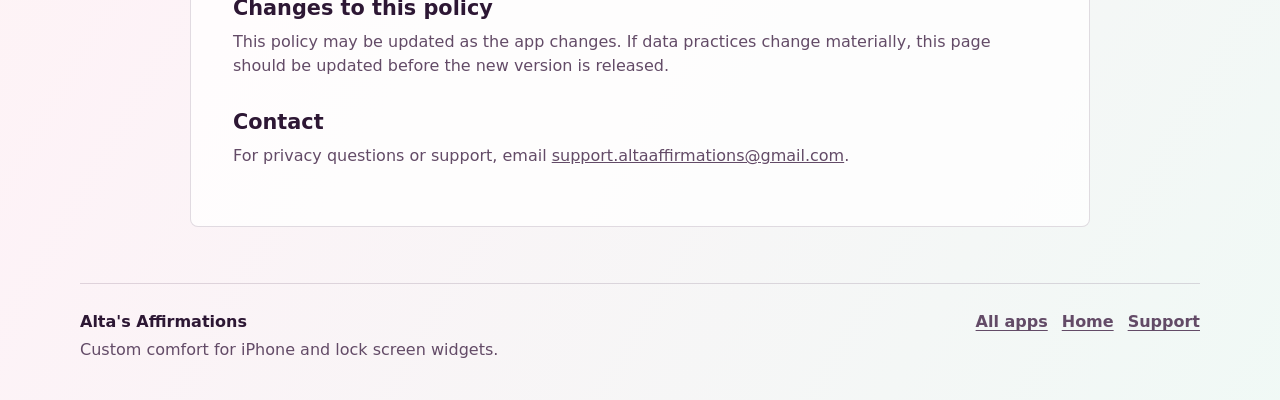
<file: privacy.html>
<!doctype html>
<html lang="en">
  <head>
    <meta charset="utf-8">
    <meta name="viewport" content="width=device-width, initial-scale=1">
    <meta name="apple-itunes-app" content="app-id=6785084491">
    <title>Privacy Policy | Alta's Affirmations</title>
    <link rel="canonical" href="https://hinkson.github.io/altas-affirmations/privacy.html">
    <meta
      name="description"
      content="Privacy policy for Alta's Affirmations, an iPhone affirmation app designed without accounts, ads, analytics, or tracking."
    >
    <meta name="theme-color" content="#f6a08d">
    <link rel="icon" href="assets/app-icon.png">
    <link rel="apple-touch-icon" href="assets/app-icon.png">
    <link rel="manifest" href="site.webmanifest">
    <link rel="stylesheet" href="styles.css">
  </head>
  <body>
    <a class="skip-link" href="#main">Skip to content</a>

    <header class="site-header">
      <a class="brand" href="alta.html" aria-label="Alta's Affirmations home">
        <img src="assets/app-icon.png" alt="" width="44" height="44">
        <span>Alta's Affirmations</span>
      </a>

      <nav class="site-nav" aria-label="Main navigation">
        <a href="index.html">All apps</a>
        <a href="alta.html#features">Features</a>
        <a href="support.html">Support</a>
        <a aria-current="page" href="privacy.html">Privacy Policy</a>
      </nav>
    </header>

    <main id="main" class="legal-page">
      <section class="legal-hero">
        <p class="eyebrow">Effective October 24, 2026</p>
        <h1>Privacy Policy</h1>
        <p>
          Alta's Affirmations is built to be local-first. The app is designed without user accounts, ads, analytics, third-party tracking, or data sale.
        </p>
      </section>

      <section class="legal-content" aria-label="Privacy policy details">
        <h2>Information the app stores</h2>
        <p>
          Alta's Affirmations stores the content and preferences you create inside the app, including custom affirmations, the affirmations you favorite, selected categories, hidden built-in affirmations, widget style and refresh settings, onboarding status, optional sweetheart name and pronouns, and optional bold-language settings.
        </p>

        <h2>Where that information stays</h2>
        <p>
          This information is stored locally on your device. Widget-related information is also shared locally with the Alta's Affirmations widget extension through Apple's app group storage so the widgets can show your selected affirmations and the lines you have loved. If you use the Apple Watch app, your iPhone sends your paired watch the affirmations from the packs you choose for it, including any custom lines in those packs, and which lines you have loved. Hearts you tap on the watch are sent back to your iPhone. This happens directly between your own devices through Apple's Watch Connectivity and never passes through a server run by the developer.
        </p>

        <h2>Information collected by the developer</h2>
        <p>
          The app does not collect personal information from you and does not send your affirmations or settings to the developer. If you contact support, the information you choose to send in that message may be used to respond to your request.
        </p>

        <h2>Analytics, ads, and tracking</h2>
        <p>
          Alta's Affirmations does not use advertising SDKs, analytics SDKs, or tracking technologies. It does not sell personal data.
        </p>

        <h2>Purchases</h2>
        <p>
          Alta's Affirmations offers an optional one-time in-app purchase, Alta's Plus.
          Purchases are processed by Apple through the App Store. The app does not
          receive or store your payment information; Apple handles the transaction
          under Apple's own policies.
        </p>

        <h2>Backups and Apple services</h2>
        <p>
          Your device settings, Apple account settings, iCloud backup settings, crash diagnostics settings, and App Store activity may be handled by Apple according to Apple's own policies. Alta's Affirmations does not control those Apple services.
        </p>

        <h2>Children's privacy</h2>
        <p>
          Alta's Affirmations is not directed to children under 13 and does not knowingly collect personal information from children.
        </p>

        <h2>Health and wellness note</h2>
        <p>
          Alta's Affirmations is a self-care and reflection tool. It is not medical care, mental health treatment, crisis support, or a substitute for advice from a qualified professional.
        </p>

        <h2>Changes to this policy</h2>
        <p>
          This policy may be updated as the app changes. If data practices change materially, this page should be updated before the new version is released.
        </p>

        <h2>Contact</h2>
        <p>
          For privacy questions or support, email <a href="mailto:support.altaaffirmations@gmail.com">support.altaaffirmations@gmail.com</a>.
        </p>
      </section>
    </main>

    <footer class="site-footer">
      <div>
        <strong>Alta's Affirmations</strong>
        <p>Custom comfort for iPhone and lock screen widgets.</p>
      </div>
      <nav aria-label="Footer navigation">
        <a href="index.html">All apps</a>
        <a href="alta.html">Home</a>
        <a href="support.html">Support</a>
      </nav>
    </footer>
  </body>
</html>
</file>
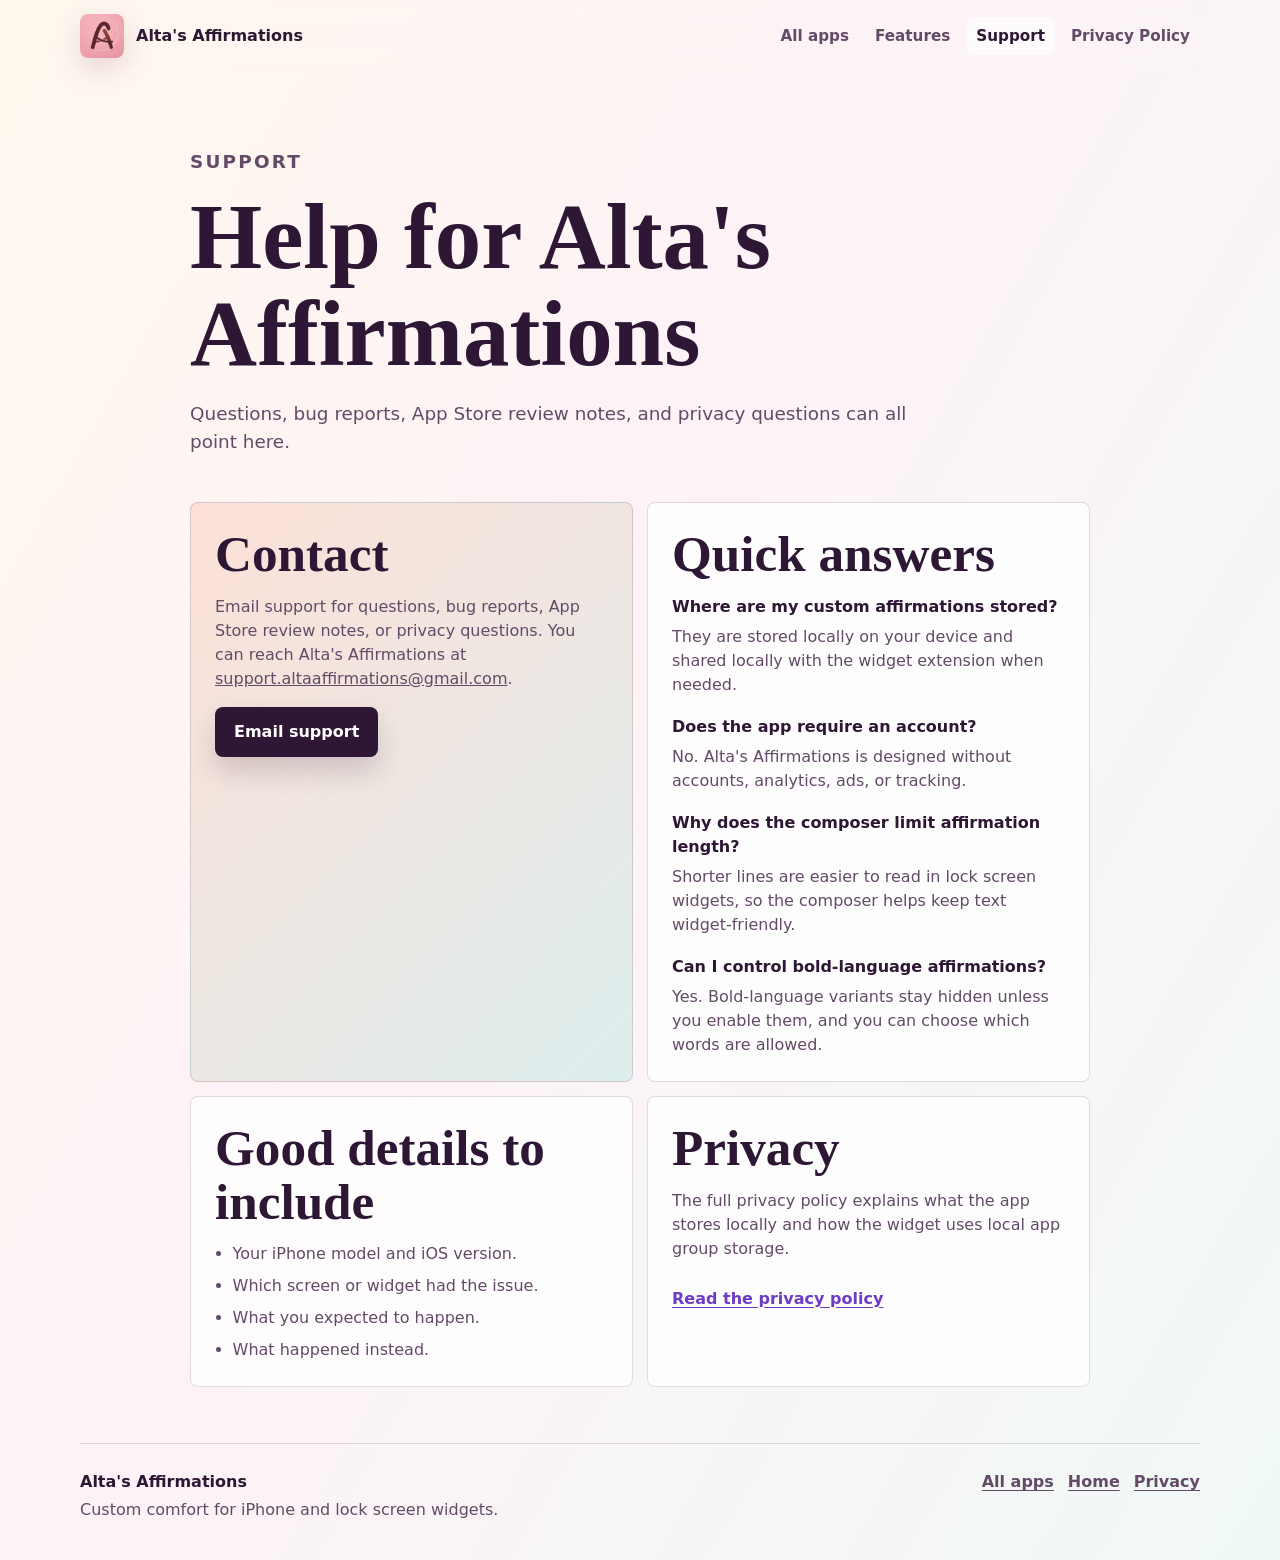
<file: support.html>
<!doctype html>
<html lang="en">
  <head>
    <meta charset="utf-8">
    <meta name="viewport" content="width=device-width, initial-scale=1">
    <meta name="apple-itunes-app" content="app-id=6785084491">
    <title>Support | Alta's Affirmations</title>
    <link rel="canonical" href="https://hinkson.github.io/altas-affirmations/support.html">
    <meta
      name="description"
      content="Support page for Alta's Affirmations, an iPhone affirmation app for custom reminders and lock screen widgets."
    >
    <meta name="theme-color" content="#f6a08d">
    <link rel="icon" href="assets/app-icon.png">
    <link rel="apple-touch-icon" href="assets/app-icon.png">
    <link rel="manifest" href="site.webmanifest">
    <link rel="stylesheet" href="styles.css">
  </head>
  <body>
    <a class="skip-link" href="#main">Skip to content</a>

    <header class="site-header">
      <a class="brand" href="alta.html" aria-label="Alta's Affirmations home">
        <img src="assets/app-icon.png" alt="" width="44" height="44">
        <span>Alta's Affirmations</span>
      </a>

      <nav class="site-nav" aria-label="Main navigation">
        <a href="index.html">All apps</a>
        <a href="alta.html#features">Features</a>
        <a aria-current="page" href="support.html">Support</a>
        <a href="privacy.html">Privacy Policy</a>
      </nav>
    </header>

    <main id="main" class="support-page">
      <section class="support-hero">
        <p class="eyebrow">Support</p>
        <h1>Help for Alta's Affirmations</h1>
        <p>
          Questions, bug reports, App Store review notes, and privacy questions can all point here.
        </p>
      </section>

      <section class="support-layout">
        <article class="support-card contact-card">
          <h2>Contact</h2>
          <p>
            Email support for questions, bug reports, App Store review notes, or privacy questions.
            You can reach Alta's Affirmations at <a href="mailto:support.altaaffirmations@gmail.com">support.altaaffirmations@gmail.com</a>.
          </p>
          <a class="button button-primary" href="mailto:support.altaaffirmations@gmail.com?subject=Alta's%20Affirmations%20Support">
            Email support
          </a>
        </article>

        <article class="support-card">
          <h2>Quick answers</h2>
          <dl class="faq-list">
            <dt>Where are my custom affirmations stored?</dt>
            <dd>They are stored locally on your device and shared locally with the widget extension when needed.</dd>

            <dt>Does the app require an account?</dt>
            <dd>No. Alta's Affirmations is designed without accounts, analytics, ads, or tracking.</dd>

            <dt>Why does the composer limit affirmation length?</dt>
            <dd>Shorter lines are easier to read in lock screen widgets, so the composer helps keep text widget-friendly.</dd>

            <dt>Can I control bold-language affirmations?</dt>
            <dd>Yes. Bold-language variants stay hidden unless you enable them, and you can choose which words are allowed.</dd>
          </dl>
        </article>

        <article class="support-card">
          <h2>Good details to include</h2>
          <ul class="plain-list">
            <li>Your iPhone model and iOS version.</li>
            <li>Which screen or widget had the issue.</li>
            <li>What you expected to happen.</li>
            <li>What happened instead.</li>
          </ul>
        </article>

        <article class="support-card">
          <h2>Privacy</h2>
          <p>
            The full privacy policy explains what the app stores locally and how the widget uses local app group storage.
          </p>
          <a class="text-link" href="privacy.html">Read the privacy policy</a>
        </article>
      </section>
    </main>

    <footer class="site-footer">
      <div>
        <strong>Alta's Affirmations</strong>
        <p>Custom comfort for iPhone and lock screen widgets.</p>
      </div>
      <nav aria-label="Footer navigation">
        <a href="index.html">All apps</a>
        <a href="alta.html">Home</a>
        <a href="privacy.html">Privacy</a>
      </nav>
    </footer>
  </body>
</html>
</file>
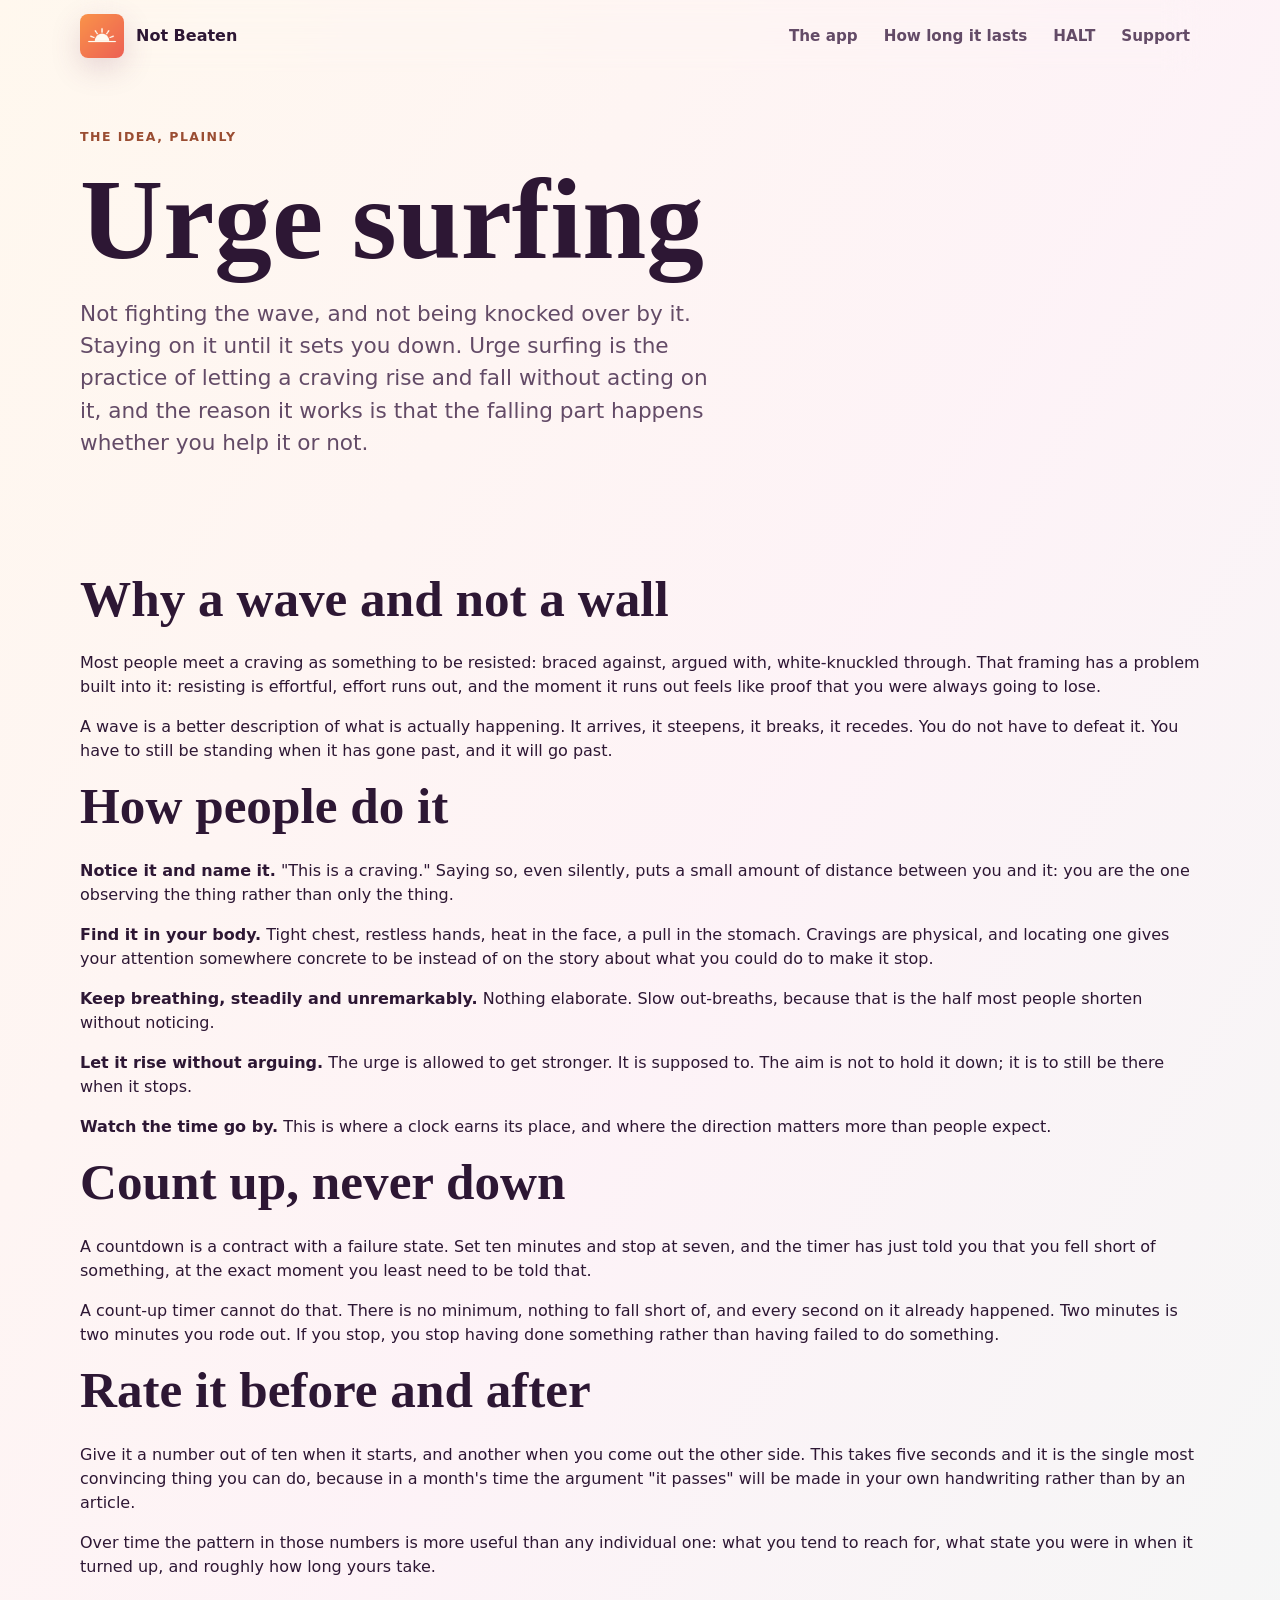
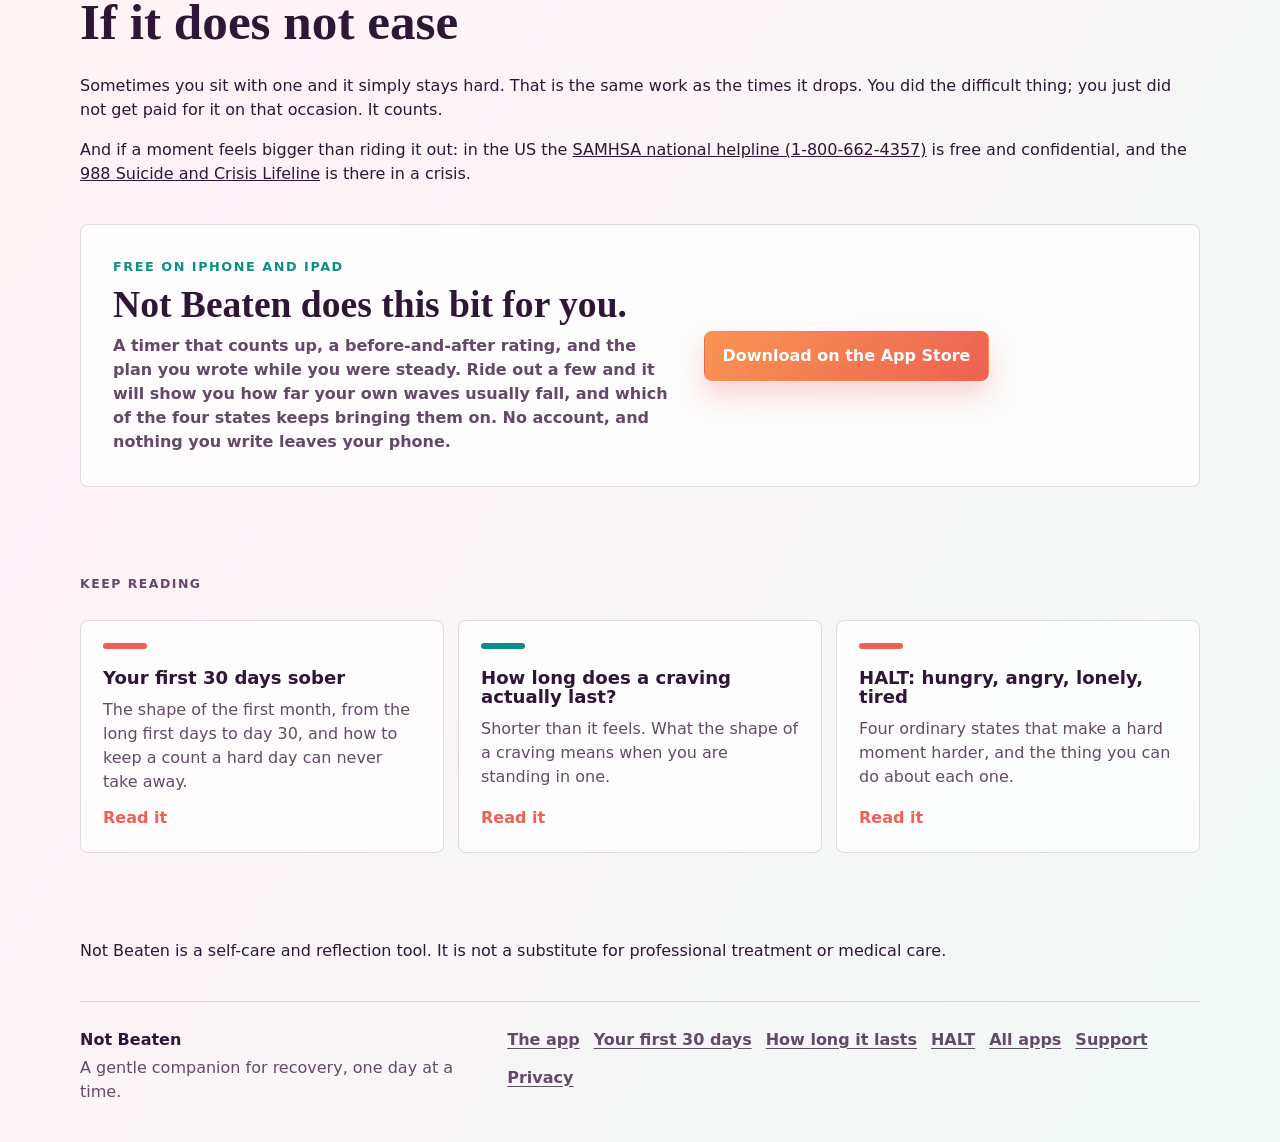
<file: urge-surfing.html>
<!doctype html>
<html lang="en">
  <head>
    <meta charset="utf-8">
    <meta name="viewport" content="width=device-width, initial-scale=1">
    <meta name="apple-itunes-app" content="app-id=6787171727">
    <title>Urge surfing: what it is and how to do it</title>
    <link rel="canonical" href="https://hinkson.github.io/altas-affirmations/urge-surfing.html">
    <meta
      name="description"
      content="Urge surfing means riding a craving out instead of fighting it or giving in. What the idea actually is, how people do it, and why a timer that counts up beats one that counts down."
    >
    <meta name="theme-color" content="#ed6154">
    <meta property="og:title" content="Urge surfing: what it is and how to do it">
    <meta
      property="og:description"
      content="Not fighting the wave and not being knocked over by it. Staying on it until it passes."
    >
    <meta property="og:type" content="article">
    <meta property="og:image" content="assets/not-beaten-icon.png">
    <link rel="icon" href="assets/not-beaten-icon.png">
    <link rel="apple-touch-icon" href="assets/not-beaten-icon.png">
    <link rel="manifest" href="site.webmanifest">
    <link rel="stylesheet" href="styles.css?v=studio-3">
    <script type="application/ld+json">
      {
        "@context": "https://schema.org",
        "@type": "FAQPage",
        "mainEntity": [
          {
            "@type": "Question",
            "name": "What is urge surfing?",
            "acceptedAnswer": {
              "@type": "Answer",
              "text": "Urge surfing is the practice of staying with a craving and letting it pass rather than either fighting it down or acting on it. The image is a wave: it builds, peaks and falls on its own, and the aim is to stay on it rather than be knocked over by it."
            }
          },
          {
            "@type": "Question",
            "name": "How do you actually do it?",
            "acceptedAnswer": {
              "@type": "Answer",
              "text": "Notice it and name it. Notice where you feel it in your body. Keep breathing steadily. Let it rise without arguing with it. Many people find it helps to watch time pass on a timer that counts up, and to rate the intensity before and after so they can see it come down."
            }
          },
          {
            "@type": "Question",
            "name": "What if the urge does not go away?",
            "acceptedAnswer": {
              "@type": "Answer",
              "text": "Sitting with a craving that does not ease is the same work as one that does. It is not a failure. Cravings also arrive in clusters, so a second wave after the first is ordinary rather than a sign that anything went wrong."
            }
          }
        ]
      }
    </script>
  </head>
  <body class="theme-coral">
    <a class="skip-link" href="#main">Skip to content</a>

    <header class="site-header">
      <a class="brand" href="not-beaten.html" aria-label="Not Beaten home">
        <img src="assets/not-beaten-icon.png" alt="" width="44" height="44">
        <span>Not Beaten</span>
      </a>

      <nav class="site-nav" aria-label="Main navigation">
        <a href="not-beaten.html">The app</a>
        <a href="how-long-does-a-craving-last.html">How long it lasts</a>
        <a href="halt.html">HALT</a>
        <a href="not-beaten-support.html">Support</a>
      </nav>
    </header>

    <main id="main">
      <section class="hero section-band">
        <div class="hero-copy">
          <p class="eyebrow">The idea, plainly</p>
          <h1>Urge surfing</h1>
          <p class="hero-lede">
            Not fighting the wave, and not being knocked over by it. Staying on it until it sets you down. Urge surfing is the practice of letting a craving rise and fall without acting on it, and the reason it works is that the falling part happens whether you help it or not.
          </p>
        </div>
      </section>

      <section class="section-band section-content">
        <div class="section-heading">
          <h2>Why a wave and not a wall</h2>
        </div>
        <p>
          Most people meet a craving as something to be resisted: braced against, argued with, white-knuckled through. That framing has a problem built into it: resisting is effortful, effort runs out, and the moment it runs out feels like proof that you were always going to lose.
        </p>
        <p>
          A wave is a better description of what is actually happening. It arrives, it steepens, it breaks, it recedes. You do not have to defeat it. You have to still be standing when it has gone past, and it will go past.
        </p>

        <div class="section-heading">
          <h2>How people do it</h2>
        </div>
        <p>
          <strong>Notice it and name it.</strong> "This is a craving." Saying so, even silently, puts a small amount of distance between you and it: you are the one observing the thing rather than only the thing.
        </p>
        <p>
          <strong>Find it in your body.</strong> Tight chest, restless hands, heat in the face, a pull in the stomach. Cravings are physical, and locating one gives your attention somewhere concrete to be instead of on the story about what you could do to make it stop.
        </p>
        <p>
          <strong>Keep breathing, steadily and unremarkably.</strong> Nothing elaborate. Slow out-breaths, because that is the half most people shorten without noticing.
        </p>
        <p>
          <strong>Let it rise without arguing.</strong> The urge is allowed to get stronger. It is supposed to. The aim is not to hold it down; it is to still be there when it stops.
        </p>
        <p>
          <strong>Watch the time go by.</strong> This is where a clock earns its place, and where the direction matters more than people expect.
        </p>

        <div class="section-heading">
          <h2>Count up, never down</h2>
        </div>
        <p>
          A countdown is a contract with a failure state. Set ten minutes and stop at seven, and the timer has just told you that you fell short of something, at the exact moment you least need to be told that.
        </p>
        <p>
          A count-up timer cannot do that. There is no minimum, nothing to fall short of, and every second on it already happened. Two minutes is two minutes you rode out. If you stop, you stop having done something rather than having failed to do something.
        </p>

        <div class="section-heading">
          <h2>Rate it before and after</h2>
        </div>
        <p>
          Give it a number out of ten when it starts, and another when you come out the other side. This takes five seconds and it is the single most convincing thing you can do, because in a month's time the argument "it passes" will be made in your own handwriting rather than by an article.
        </p>
        <p>
          Over time the pattern in those numbers is more useful than any individual one: what you tend to reach for, what state you were in when it turned up, and roughly how long yours take.
        </p>

        <div class="section-heading">
          <h2>If it does not ease</h2>
        </div>
        <p>
          Sometimes you sit with one and it simply stays hard. That is the same work as the times it drops. You did the difficult thing; you just did not get paid for it on that occasion. It counts.
        </p>
        <p>
          And if a moment feels bigger than riding it out: in the US the <a href="tel:18006624357">SAMHSA national helpline (1-800-662-4357)</a> is free and confidential, and the <a href="tel:988">988 Suicide and Crisis Lifeline</a> is there in a crisis.
        </p>
      </section>

      <section class="launch-strip" aria-label="Availability">
        <div>
          <p class="strip-label">Free on iPhone and iPad</p>
          <h2>Not Beaten does this bit for you.</h2>
          <p class="launch-note">
            A timer that counts up, a before-and-after rating, and the plan you wrote while you were steady. Ride out a few and it will show you how far your own waves usually fall, and which of the four states keeps bringing them on. No account, and nothing you write leaves your phone.
          </p>
        </div>
        <p class="launch-cta">
          <a class="button button-primary" href="https://apps.apple.com/us/app/not-beaten-urge-sober-days/id6787171727?ppid=ff09528a-c4fa-459a-9192-c6176e670976" target="_blank" rel="noopener">Download on the App Store</a>
        </p>
      </section>

      <section class="section-band section-content" aria-label="More to read">
        <div class="section-heading">
          <p class="eyebrow">Keep reading</p>
        </div>

        <div class="reading-grid reading-grid--three">
          <a class="reading-card" href="first-30-days-sober.html">
            <span class="feature-mark mark-coral" aria-hidden="true"></span>
            <h3>Your first 30 days sober</h3>
            <p>The shape of the first month, from the long first days to day 30, and how to keep a count a hard day can never take away.</p>
            <span class="text-link">Read it</span>
          </a>
          <a class="reading-card" href="how-long-does-a-craving-last.html">
            <span class="feature-mark mark-teal" aria-hidden="true"></span>
            <h3>How long does a craving actually last?</h3>
            <p>Shorter than it feels. What the shape of a craving means when you are standing in one.</p>
            <span class="text-link">Read it</span>
          </a>
          <a class="reading-card" href="halt.html">
            <span class="feature-mark mark-coral" aria-hidden="true"></span>
            <h3>HALT: hungry, angry, lonely, tired</h3>
            <p>Four ordinary states that make a hard moment harder, and the thing you can do about each one.</p>
            <span class="text-link">Read it</span>
          </a>
        </div>
      </section>

      <section class="section-band section-content">
        <p class="launch-note">
          Not Beaten is a self-care and reflection tool. It is not a substitute for professional treatment or medical care.
        </p>
      </section>
    </main>

    <footer class="site-footer">
      <div>
        <strong>Not Beaten</strong>
        <p>A gentle companion for recovery, one day at a time.</p>
      </div>
      <nav aria-label="Footer navigation">
        <a href="not-beaten.html">The app</a>
        <a href="first-30-days-sober.html">Your first 30 days</a>
        <a href="how-long-does-a-craving-last.html">How long it lasts</a>
        <a href="halt.html">HALT</a>
        <a href="index.html">All apps</a>
        <a href="not-beaten-support.html">Support</a>
        <a href="not-beaten-privacy.html">Privacy</a>
      </nav>
    </footer>
  </body>
</html>
</file>
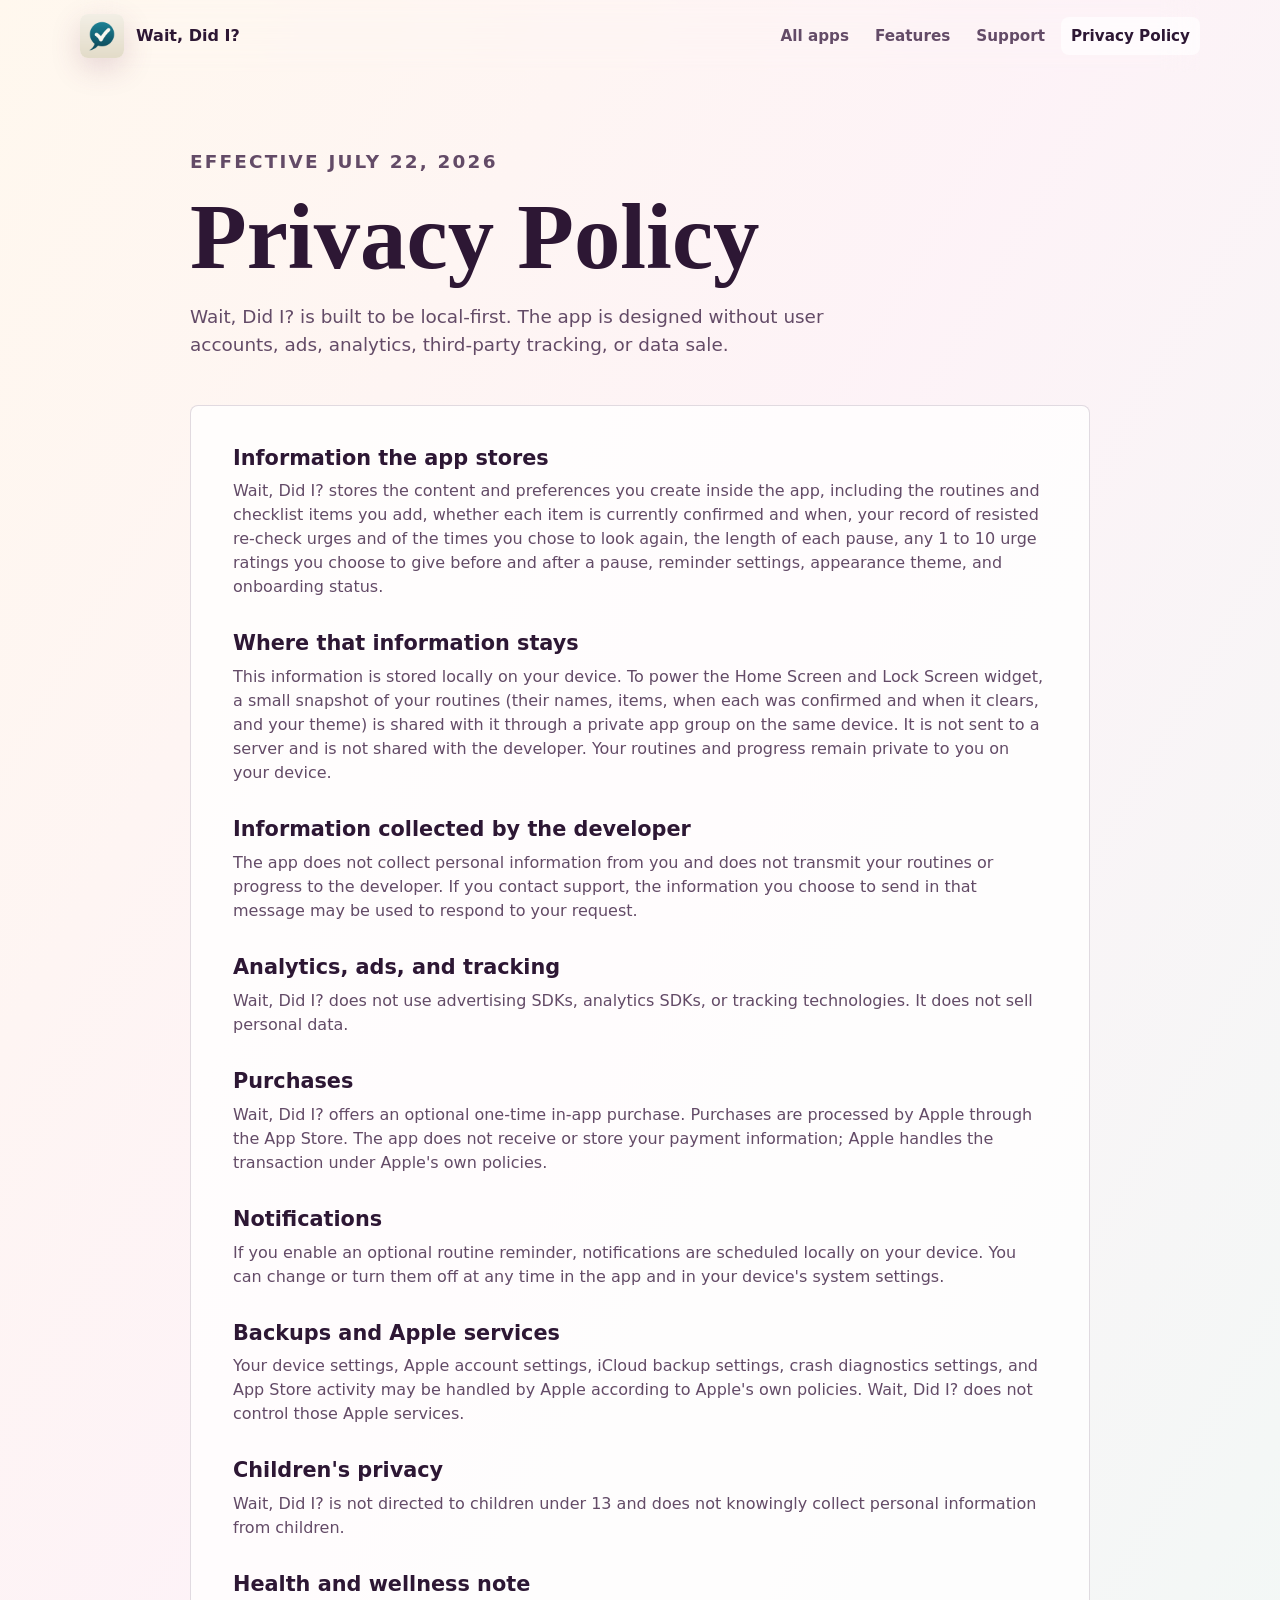
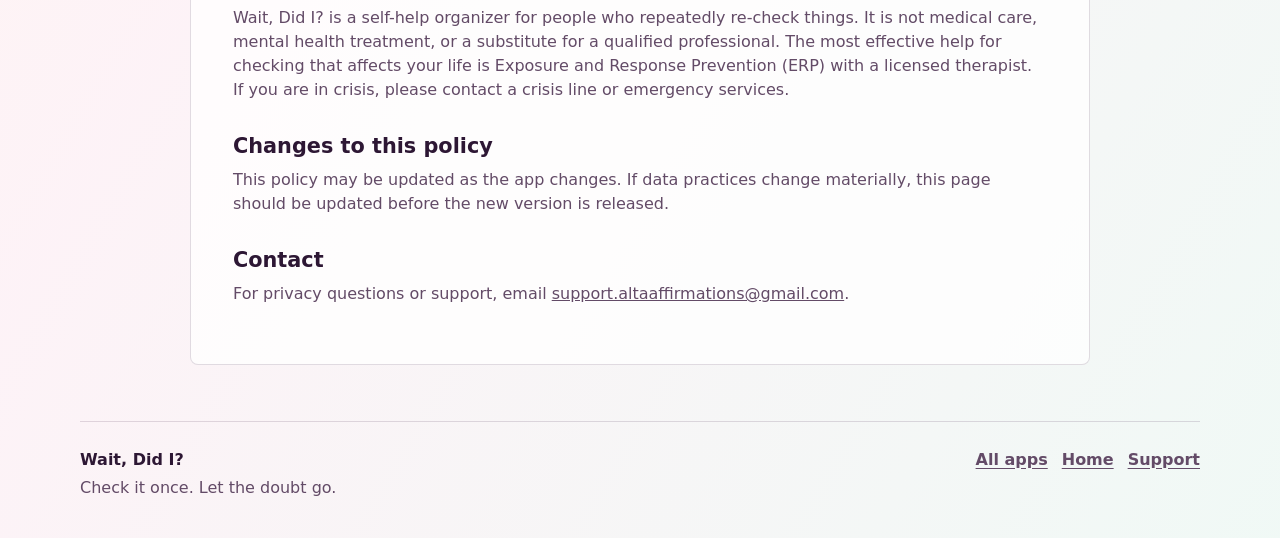
<file: wait-did-i-privacy.html>
<!doctype html>
<html lang="en">
  <head>
    <meta charset="utf-8">
    <meta name="viewport" content="width=device-width, initial-scale=1">
    <meta name="apple-itunes-app" content="app-id=6793544385">
    <title>Privacy Policy | Wait, Did I?</title>
    <link rel="canonical" href="https://hinkson.github.io/altas-affirmations/wait-did-i-privacy.html">
    <meta
      name="description"
      content="Privacy policy for Wait, Did I?, a checklist app designed without accounts, ads, analytics, or tracking."
    >
    <meta name="theme-color" content="#0f8f83">
    <link rel="icon" href="assets/wait-did-i-icon.png">
    <link rel="apple-touch-icon" href="assets/wait-did-i-icon.png">
    <link rel="manifest" href="site.webmanifest">
    <link rel="stylesheet" href="styles.css?v=studio-3">
  </head>
  <body class="theme-teal">
    <a class="skip-link" href="#main">Skip to content</a>

    <header class="site-header">
      <a class="brand" href="wait-did-i.html" aria-label="Wait, Did I? home">
        <img src="assets/wait-did-i-icon.png" alt="" width="44" height="44">
        <span>Wait, Did I?</span>
      </a>

      <nav class="site-nav" aria-label="Main navigation">
        <a href="index.html">All apps</a>
        <a href="wait-did-i.html#features">Features</a>
        <a href="wait-did-i-support.html">Support</a>
        <a aria-current="page" href="wait-did-i-privacy.html">Privacy Policy</a>
      </nav>
    </header>

    <main id="main" class="legal-page">
      <section class="legal-hero">
        <p class="eyebrow">Effective July 22, 2026</p>
        <h1>Privacy Policy</h1>
        <p>
          Wait, Did I? is built to be local-first. The app is designed without user
          accounts, ads, analytics, third-party tracking, or data sale.
        </p>
      </section>

      <section class="legal-content" aria-label="Privacy policy details">
        <h2>Information the app stores</h2>
        <p>
          Wait, Did I? stores the content and preferences you create inside the app,
          including the routines and checklist items you add, whether each item is
          currently confirmed and when, your record of resisted re-check urges and
          of the times you chose to look again, the length of each pause, any 1 to 10
          urge ratings you choose to give before and after a pause, reminder
          settings, appearance theme, and onboarding status.
        </p>

        <h2>Where that information stays</h2>
        <p>
          This information is stored locally on your device. To power the Home
          Screen and Lock Screen widget, a small snapshot of your routines (their
          names, items, when each was confirmed and when it clears, and your theme) is shared with it
          through a private app group on the same device. It is not sent to a
          server and is not shared with the developer. Your routines and progress
          remain private to you on your device.
        </p>

        <h2>Information collected by the developer</h2>
        <p>
          The app does not collect personal information from you and does not
          transmit your routines or progress to the developer. If you contact
          support, the information you choose to send in that message may be used to
          respond to your request.
        </p>

        <h2>Analytics, ads, and tracking</h2>
        <p>
          Wait, Did I? does not use advertising SDKs, analytics SDKs, or tracking
          technologies. It does not sell personal data.
        </p>

        <h2>Purchases</h2>
        <p>
          Wait, Did I? offers an optional one-time in-app purchase. Purchases are
          processed by Apple through the App Store. The app does not receive or
          store your payment information; Apple handles the transaction under Apple's
          own policies.
        </p>

        <h2>Notifications</h2>
        <p>
          If you enable an optional routine reminder, notifications are scheduled
          locally on your device. You can change or turn them off at any time in the
          app and in your device's system settings.
        </p>

        <h2>Backups and Apple services</h2>
        <p>
          Your device settings, Apple account settings, iCloud backup settings,
          crash diagnostics settings, and App Store activity may be handled by Apple
          according to Apple's own policies. Wait, Did I? does not control those
          Apple services.
        </p>

        <h2>Children's privacy</h2>
        <p>
          Wait, Did I? is not directed to children under 13 and does not knowingly
          collect personal information from children.
        </p>

        <h2>Health and wellness note</h2>
        <p>
          Wait, Did I? is a self-help organizer for people who repeatedly re-check
          things. It is not medical care, mental health treatment, or a substitute
          for a qualified professional. The most effective help for checking that
          affects your life is Exposure and Response Prevention (ERP) with a licensed
          therapist. If you are in crisis, please contact a crisis line or emergency
          services.
        </p>

        <h2>Changes to this policy</h2>
        <p>
          This policy may be updated as the app changes. If data practices change
          materially, this page should be updated before the new version is released.
        </p>

        <h2>Contact</h2>
        <p>
          For privacy questions or support, email
          <a href="mailto:support.altaaffirmations@gmail.com">support.altaaffirmations@gmail.com</a>.
        </p>
      </section>
    </main>

    <footer class="site-footer">
      <div>
        <strong>Wait, Did I?</strong>
        <p>Check it once. Let the doubt go.</p>
      </div>
      <nav aria-label="Footer navigation">
        <a href="index.html">All apps</a>
        <a href="wait-did-i.html">Home</a>
        <a href="wait-did-i-support.html">Support</a>
      </nav>
    </footer>
  </body>
</html>
</file>
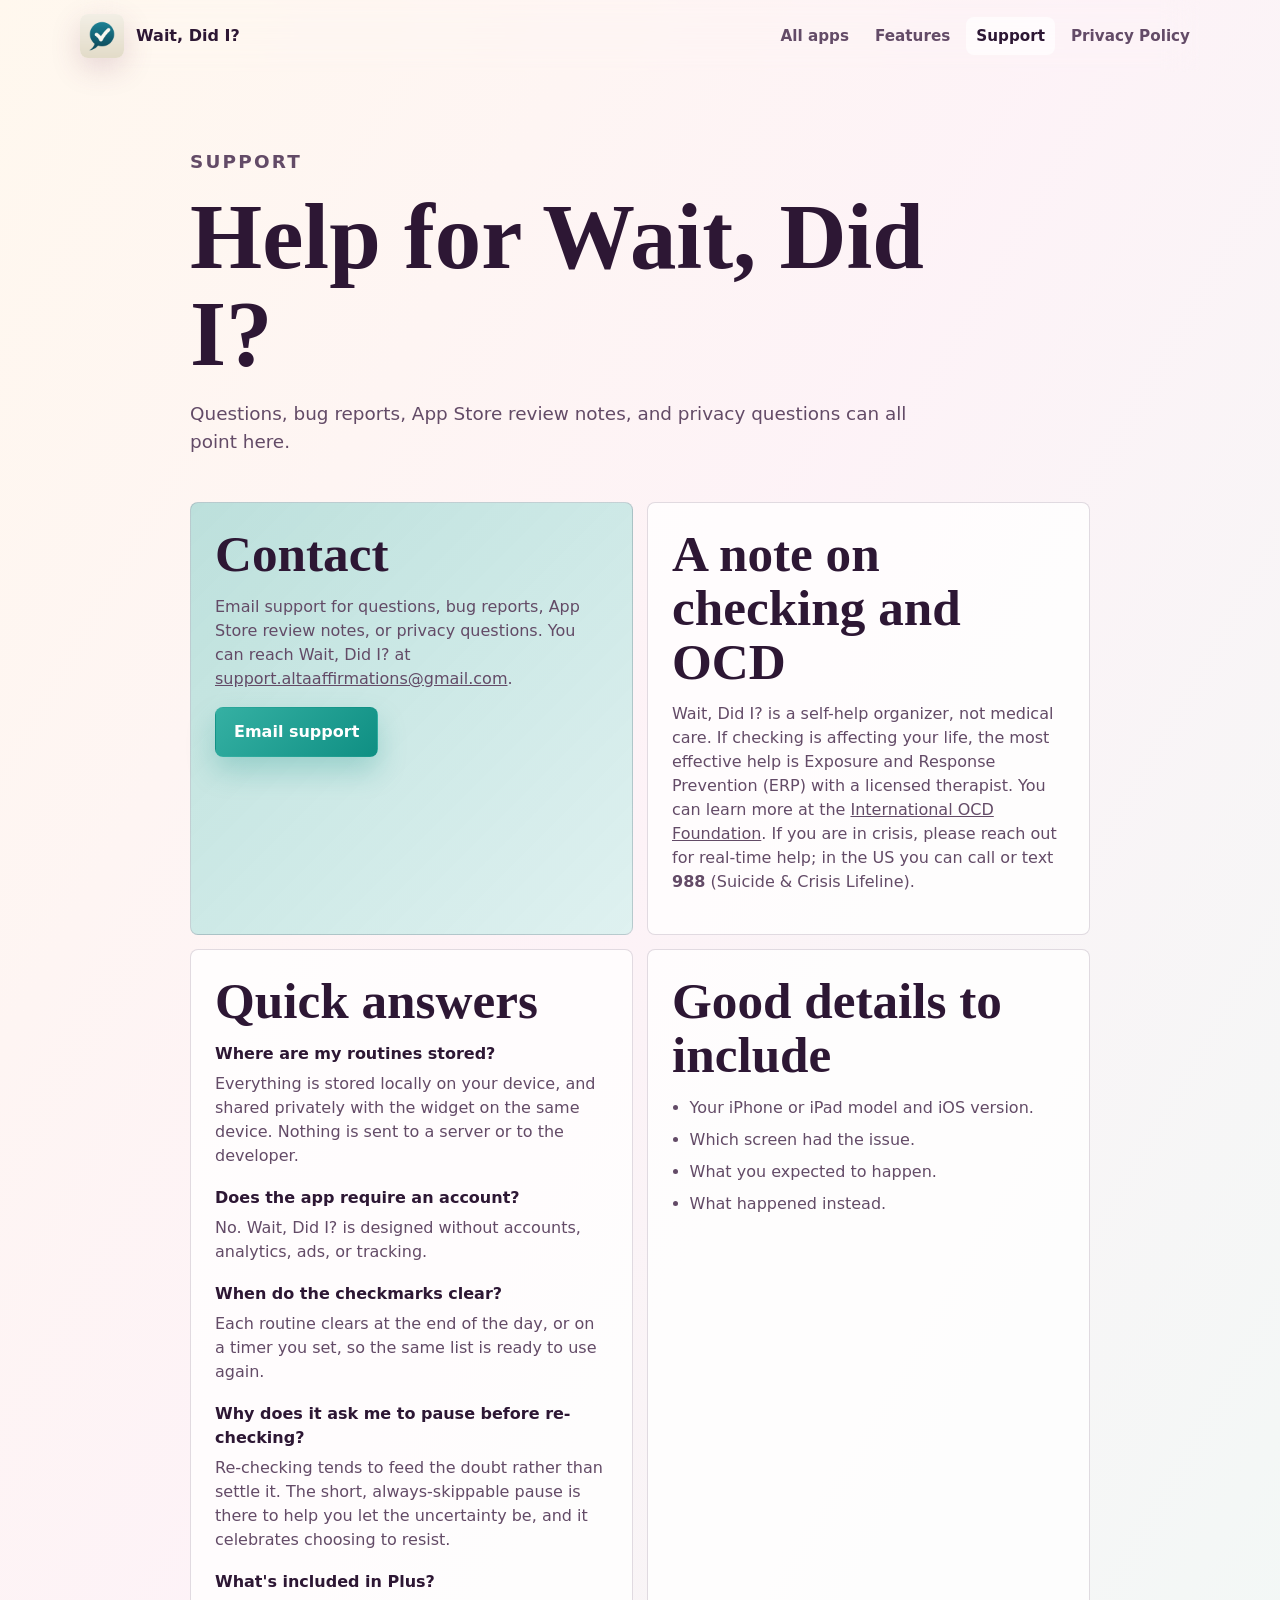
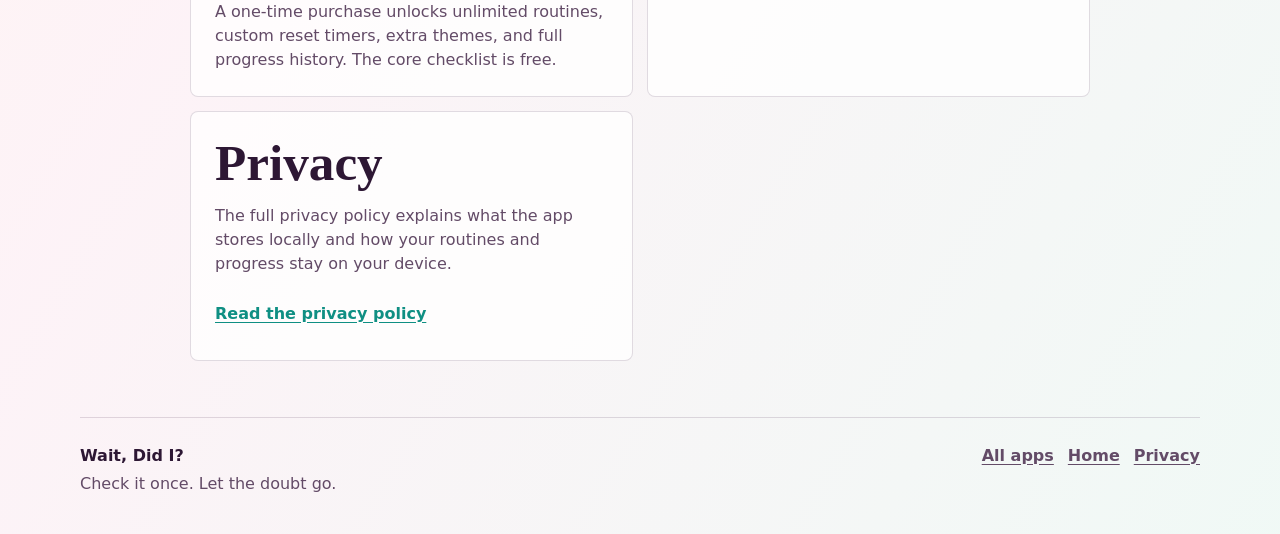
<file: wait-did-i-support.html>
<!doctype html>
<html lang="en">
  <head>
    <meta charset="utf-8">
    <meta name="viewport" content="width=device-width, initial-scale=1">
    <meta name="apple-itunes-app" content="app-id=6793544385">
    <title>Support | Wait, Did I?</title>
    <link rel="canonical" href="https://hinkson.github.io/altas-affirmations/wait-did-i-support.html">
    <meta
      name="description"
      content="Support page for Wait, Did I?, a calm checklist for the 'did I lock the door?' moment."
    >
    <meta name="theme-color" content="#0f8f83">
    <link rel="icon" href="assets/wait-did-i-icon.png">
    <link rel="apple-touch-icon" href="assets/wait-did-i-icon.png">
    <link rel="manifest" href="site.webmanifest">
    <link rel="stylesheet" href="styles.css?v=studio-3">
  </head>
  <body class="theme-teal">
    <a class="skip-link" href="#main">Skip to content</a>

    <header class="site-header">
      <a class="brand" href="wait-did-i.html" aria-label="Wait, Did I? home">
        <img src="assets/wait-did-i-icon.png" alt="" width="44" height="44">
        <span>Wait, Did I?</span>
      </a>

      <nav class="site-nav" aria-label="Main navigation">
        <a href="index.html">All apps</a>
        <a href="wait-did-i.html#features">Features</a>
        <a aria-current="page" href="wait-did-i-support.html">Support</a>
        <a href="wait-did-i-privacy.html">Privacy Policy</a>
      </nav>
    </header>

    <main id="main" class="support-page">
      <section class="support-hero">
        <p class="eyebrow">Support</p>
        <h1>Help for Wait, Did I?</h1>
        <p>
          Questions, bug reports, App Store review notes, and privacy questions can
          all point here.
        </p>
      </section>

      <section class="support-layout">
        <article class="support-card contact-card contact-card--teal">
          <h2>Contact</h2>
          <p>
            Email support for questions, bug reports, App Store review notes, or
            privacy questions. You can reach Wait, Did I? at
            <a href="mailto:support.altaaffirmations@gmail.com">support.altaaffirmations@gmail.com</a>.
          </p>
          <a class="button button-primary" href="mailto:support.altaaffirmations@gmail.com?subject=Wait%2C%20Did%20I%3F%20Support">
            Email support
          </a>
        </article>

        <article class="support-card">
          <h2>A note on checking and OCD</h2>
          <p>
            Wait, Did I? is a self-help organizer, not medical care. If checking is
            affecting your life, the most effective help is Exposure and Response
            Prevention (ERP) with a licensed therapist. You can learn more at the
            <a href="https://iocdf.org/about-ocd/ocd-treatment/" target="_blank" rel="noopener">International OCD Foundation</a>.
            If you are in crisis, please reach out for real-time help; in the US you
            can call or text <strong>988</strong> (Suicide &amp; Crisis Lifeline).
          </p>
        </article>

        <article class="support-card">
          <h2>Quick answers</h2>
          <dl class="faq-list">
            <dt>Where are my routines stored?</dt>
            <dd>Everything is stored locally on your device, and shared privately with the widget on the same device. Nothing is sent to a server or to the developer.</dd>

            <dt>Does the app require an account?</dt>
            <dd>No. Wait, Did I? is designed without accounts, analytics, ads, or tracking.</dd>

            <dt>When do the checkmarks clear?</dt>
            <dd>Each routine clears at the end of the day, or on a timer you set, so the same list is ready to use again.</dd>

            <dt>Why does it ask me to pause before re-checking?</dt>
            <dd>Re-checking tends to feed the doubt rather than settle it. The short, always-skippable pause is there to help you let the uncertainty be, and it celebrates choosing to resist.</dd>

            <dt>What's included in Plus?</dt>
            <dd>A one-time purchase unlocks unlimited routines, custom reset timers, extra themes, and full progress history. The core checklist is free.</dd>
          </dl>
        </article>

        <article class="support-card">
          <h2>Good details to include</h2>
          <ul class="plain-list">
            <li>Your iPhone or iPad model and iOS version.</li>
            <li>Which screen had the issue.</li>
            <li>What you expected to happen.</li>
            <li>What happened instead.</li>
          </ul>
        </article>

        <article class="support-card">
          <h2>Privacy</h2>
          <p>
            The full privacy policy explains what the app stores locally and how your
            routines and progress stay on your device.
          </p>
          <a class="text-link" href="wait-did-i-privacy.html">Read the privacy policy</a>
        </article>
      </section>
    </main>

    <footer class="site-footer">
      <div>
        <strong>Wait, Did I?</strong>
        <p>Check it once. Let the doubt go.</p>
      </div>
      <nav aria-label="Footer navigation">
        <a href="index.html">All apps</a>
        <a href="wait-did-i.html">Home</a>
        <a href="wait-did-i-privacy.html">Privacy</a>
      </nav>
    </footer>
  </body>
</html>
</file>
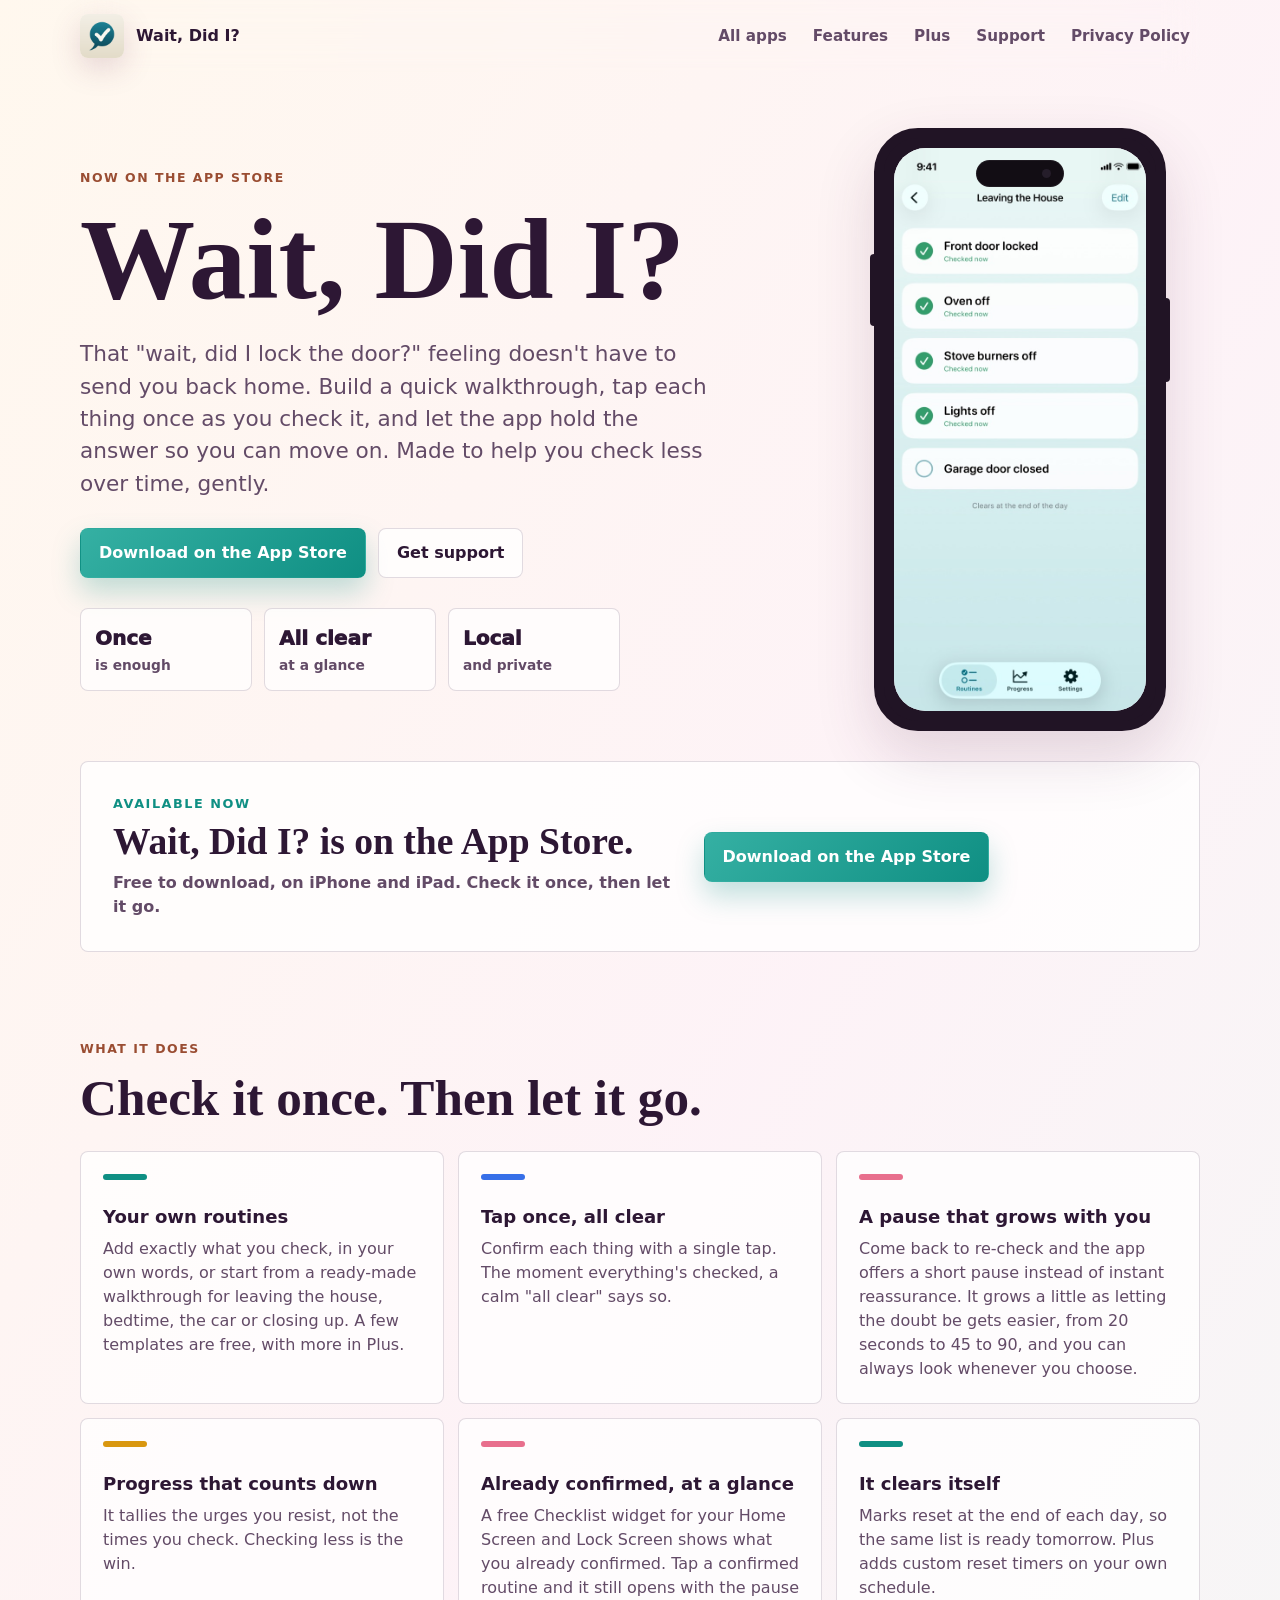
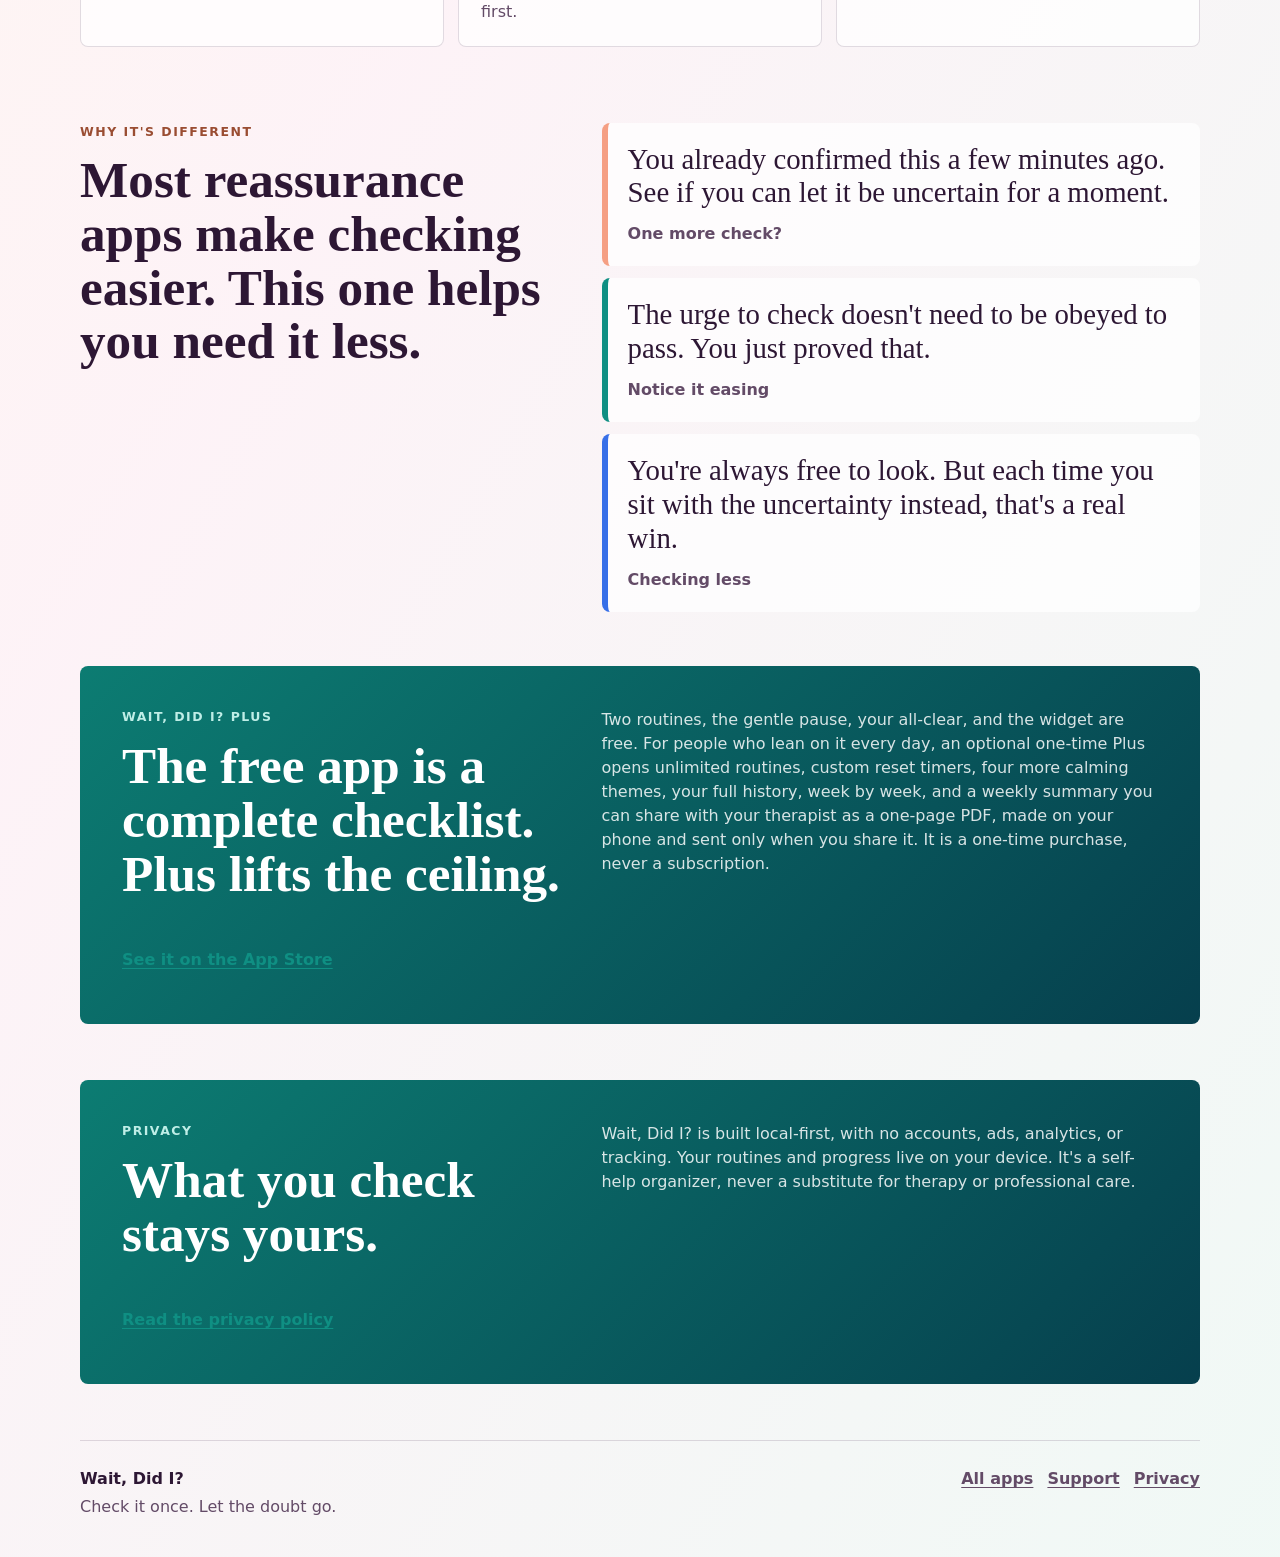
<file: wait-did-i.html>
<!doctype html>
<html lang="en">
  <head>
    <meta charset="utf-8">
    <meta name="viewport" content="width=device-width, initial-scale=1">
    <meta name="apple-itunes-app" content="app-id=6793544385">
    <title>Wait, Did I?</title>
    <link rel="canonical" href="https://hinkson.github.io/altas-affirmations/wait-did-i.html">
    <meta
      name="description"
      content="A calm checklist for the 'wait, did I lock the door?' moment. Check it once, mark it, and let the doubt go."
    >
    <meta name="theme-color" content="#0f8f83">
    <meta property="og:title" content="Wait, Did I?">
    <meta
      property="og:description"
      content="Check it once. Mark it. Let the doubt go. A calm checklist that helps you check less over time."
    >
    <meta property="og:type" content="website">
    <meta property="og:image" content="assets/wait-did-i-icon.png">
    <link rel="icon" href="assets/wait-did-i-icon.png">
    <link rel="apple-touch-icon" href="assets/wait-did-i-icon.png">
    <link rel="manifest" href="site.webmanifest">
    <link rel="stylesheet" href="styles.css?v=studio-3">
  </head>
  <body class="theme-teal">
    <a class="skip-link" href="#main">Skip to content</a>

    <header class="site-header">
      <a class="brand" href="wait-did-i.html" aria-label="Wait, Did I? home">
        <img src="assets/wait-did-i-icon.png" alt="" width="44" height="44">
        <span>Wait, Did I?</span>
      </a>

      <nav class="site-nav" aria-label="Main navigation">
        <a href="index.html">All apps</a>
        <a href="#features">Features</a>
        <a href="#plus">Plus</a>
        <a href="wait-did-i-support.html">Support</a>
        <a href="wait-did-i-privacy.html">Privacy Policy</a>
      </nav>
    </header>

    <main id="main">
      <section class="hero section-band">
        <div class="hero-copy">
          <p class="eyebrow">Now on the App Store</p>
          <h1>Wait, Did I?</h1>
          <p class="hero-lede">
            That "wait, did I lock the door?" feeling doesn't have to send you back
            home. Build a quick walkthrough, tap each thing once as you check it,
            and let the app hold the answer so you can move on. Made to help you
            check less over time, gently.
          </p>
          <div class="hero-actions" aria-label="Primary actions">
            <a class="button button-primary" href="https://apps.apple.com/us/app/wait-did-i-check-less/id6793544385" target="_blank" rel="noopener">Download on the App Store</a>
            <a class="button button-secondary" href="wait-did-i-support.html">Get support</a>
          </div>
          <dl class="hero-stats" aria-label="App highlights">
            <div>
              <dt>Once</dt>
              <dd>is enough</dd>
            </div>
            <div>
              <dt>All clear</dt>
              <dd>at a glance</dd>
            </div>
            <div>
              <dt>Local</dt>
              <dd>and private</dd>
            </div>
          </dl>
        </div>

        <div class="hero-visual" aria-label="Preview of Wait, Did I?">
          <div class="phone-frame">
            <span class="phone-island" aria-hidden="true"></span>
            <div class="phone-screen phone-screen--shot">
              <img src="assets/shots/wait-did-i-hero.jpg" alt="Wait, Did I? on iPhone: the Leaving the House checklist, with the front door, oven, stove and lights checked" width="600" height="1304">
            </div>
          </div>
        </div>
      </section>

      <section class="launch-strip" id="app-store" aria-label="Availability">
        <div>
          <p class="strip-label">Available now</p>
          <h2>Wait, Did I? is on the App Store.</h2>
          <p class="launch-note">Free to download, on iPhone and iPad. Check it once, then let it go.</p>
        </div>
        <p class="launch-cta">
          <a class="button button-primary" href="https://apps.apple.com/us/app/wait-did-i-check-less/id6793544385" target="_blank" rel="noopener">Download on the App Store</a>
        </p>
      </section>

      <section class="section-band section-content" id="features">
        <div class="section-heading">
          <p class="eyebrow">What it does</p>
          <h2>Check it once. Then let it go.</h2>
        </div>

        <div class="feature-grid">
          <article class="feature-card">
            <span class="feature-mark mark-teal"></span>
            <h3>Your own routines</h3>
            <p>Add exactly what you check, in your own words, or start from a ready-made walkthrough for leaving the house, bedtime, the car or closing up. A few templates are free, with more in Plus.</p>
          </article>

          <article class="feature-card">
            <span class="feature-mark mark-blue"></span>
            <h3>Tap once, all clear</h3>
            <p>Confirm each thing with a single tap. The moment everything's checked, a calm "all clear" says so.</p>
          </article>

          <article class="feature-card">
            <span class="feature-mark mark-rose"></span>
            <h3>A pause that grows with you</h3>
            <p>Come back to re-check and the app offers a short pause instead of instant reassurance. It grows a little as letting the doubt be gets easier, from 20 seconds to 45 to 90, and you can always look whenever you choose.</p>
          </article>

          <article class="feature-card">
            <span class="feature-mark mark-gold"></span>
            <h3>Progress that counts down</h3>
            <p>It tallies the urges you resist, not the times you check. Checking less is the win.</p>
          </article>

          <article class="feature-card">
            <span class="feature-mark mark-rose"></span>
            <h3>Already confirmed, at a glance</h3>
            <p>A free Checklist widget for your Home Screen and Lock Screen shows what you already confirmed. Tap a confirmed routine and it still opens with the pause first.</p>
          </article>

          <article class="feature-card">
            <span class="feature-mark mark-teal"></span>
            <h3>It clears itself</h3>
            <p>Marks reset at the end of each day, so the same list is ready tomorrow. Plus adds custom reset timers on your own schedule.</p>
          </article>
        </div>
      </section>

      <section class="section-band split-section">
        <div class="section-heading">
          <p class="eyebrow">Why it's different</p>
          <h2>Most reassurance apps make checking easier. This one helps you need it less.</h2>
        </div>
        <div class="quote-stack" aria-label="From the app">
          <figure>
            <blockquote>You already confirmed this a few minutes ago. See if you can let it be uncertain for a moment.</blockquote>
            <figcaption>One more check?</figcaption>
          </figure>
          <figure>
            <blockquote>The urge to check doesn't need to be obeyed to pass. You just proved that.</blockquote>
            <figcaption>Notice it easing</figcaption>
          </figure>
          <figure>
            <blockquote>You're always free to look. But each time you sit with the uncertainty instead, that's a real win.</blockquote>
            <figcaption>Checking less</figcaption>
          </figure>
        </div>
      </section>

      <section class="privacy-panel privacy-panel--teal" id="plus">
        <div>
          <p class="eyebrow">Wait, Did I? Plus</p>
          <h2>The free app is a complete checklist. Plus lifts the ceiling.</h2>
        </div>
        <p>
          Two routines, the gentle pause, your all-clear, and the widget are free. For people who lean on it every day, an optional one-time Plus opens unlimited routines, custom reset timers, four more calming themes, your full history, week by week, and a weekly summary you can share with your therapist as a one-page PDF, made on your phone and sent only when you share it. It is a one-time purchase, never a subscription.
        </p>
        <a class="text-link" href="https://apps.apple.com/us/app/wait-did-i-check-less/id6793544385" target="_blank" rel="noopener">See it on the App Store</a>
      </section>

      <section class="privacy-panel privacy-panel--teal" id="privacy">
        <div>
          <p class="eyebrow">Privacy</p>
          <h2>What you check stays yours.</h2>
        </div>
        <p>
          Wait, Did I? is built local-first, with no accounts, ads, analytics, or
          tracking. Your routines and progress live on your device. It's a
          self-help organizer, never a substitute for therapy or professional care.
        </p>
        <a class="text-link" href="wait-did-i-privacy.html">Read the privacy policy</a>
      </section>
    </main>

    <footer class="site-footer">
      <div>
        <strong>Wait, Did I?</strong>
        <p>Check it once. Let the doubt go.</p>
      </div>
      <nav aria-label="Footer navigation">
        <a href="index.html">All apps</a>
        <a href="wait-did-i-support.html">Support</a>
        <a href="wait-did-i-privacy.html">Privacy</a>
      </nav>
    </footer>
  </body>
</html>
</file>
<file: styles.css>
:root {
  color-scheme: light;
  --ink: #2d1734;
  --muted: #634b67;
  --soft: #fff7f0;
  --paper: #fffdfa;
  --line: rgba(71, 38, 78, 0.16);
  --peach: #f59f83;
  --rose: #e86f8d;
  --teal: #0f8f83;
  --teal-soft: #35b0a3;
  --blue: #376fe8;
  --gold: #d9970f;
  --purple: #6d3bc5;
  --coral: #ed6154;
  --coral-soft: #f89652;
  --shadow: 0 24px 60px rgba(84, 45, 79, 0.16);
  --max: 1120px;
}

* {
  box-sizing: border-box;
}

html {
  scroll-behavior: smooth;
}

body {
  min-width: 320px;
  margin: 0;
  color: var(--ink);
  background:
    linear-gradient(120deg, rgba(255, 248, 238, 0.94), rgba(253, 242, 248, 0.88) 44%, rgba(239, 249, 246, 0.92)),
    var(--soft);
  font-family: ui-sans-serif, system-ui, -apple-system, BlinkMacSystemFont, "Segoe UI", sans-serif;
  line-height: 1.5;
}

img {
  display: block;
  max-width: 100%;
}

a {
  color: inherit;
}

.skip-link {
  position: absolute;
  top: 12px;
  left: 12px;
  z-index: 100;
  transform: translateY(-160%);
  border: 1px solid var(--line);
  border-radius: 8px;
  padding: 10px 12px;
  background: var(--paper);
  color: var(--ink);
  font-weight: 700;
}

.skip-link:focus {
  transform: translateY(0);
}

.site-header {
  position: sticky;
  top: 0;
  z-index: 20;
  display: flex;
  align-items: center;
  justify-content: space-between;
  gap: 24px;
  width: min(100% - 32px, var(--max));
  margin: 0 auto;
  padding: 14px 0;
  backdrop-filter: blur(16px);
}

.brand {
  display: inline-flex;
  align-items: center;
  gap: 12px;
  min-width: fit-content;
  text-decoration: none;
  font-weight: 800;
  letter-spacing: 0;
}

.brand img {
  border-radius: 8px;
  box-shadow: 0 10px 30px rgba(117, 55, 90, 0.18);
}

.site-nav {
  display: flex;
  align-items: center;
  justify-content: flex-end;
  gap: 6px;
  flex-wrap: wrap;
  color: var(--muted);
  font-size: 0.95rem;
  font-weight: 700;
}

.site-nav a {
  border-radius: 8px;
  padding: 8px 10px;
  text-decoration: none;
}

.site-nav a:hover,
.site-nav a:focus-visible,
.site-nav a[aria-current="page"] {
  background: rgba(255, 255, 255, 0.68);
  color: var(--ink);
  outline: none;
}

.section-band {
  width: min(100% - 32px, var(--max));
  margin: 0 auto;
}

.hero {
  display: grid;
  grid-template-columns: minmax(0, 1fr) minmax(280px, 360px);
  gap: clamp(32px, 6vw, 76px);
  align-items: center;
  padding: clamp(32px, 6vw, 56px) 0 30px;
}

.hero-copy {
  max-width: 680px;
}

.eyebrow {
  margin: 0 0 12px;
  color: #9a4d32;
  font-size: 0.78rem;
  font-weight: 900;
  letter-spacing: 0.12em;
  text-transform: uppercase;
}

h1,
h2,
h3,
p {
  margin-top: 0;
}

h1,
h2,
h3 {
  line-height: 1.05;
  letter-spacing: 0;
}

h1 {
  max-width: 780px;
  margin-bottom: 18px;
  font-family: ui-serif, Georgia, Cambria, "Times New Roman", serif;
  font-size: clamp(3.3rem, 9vw, 7.4rem);
}

h2 {
  margin-bottom: 14px;
  font-family: ui-serif, Georgia, Cambria, "Times New Roman", serif;
  font-size: clamp(2rem, 4vw, 3.4rem);
}

h3 {
  margin-bottom: 10px;
  font-size: 1.13rem;
}

.hero-lede {
  max-width: 640px;
  margin-bottom: 28px;
  color: var(--muted);
  font-size: clamp(1.1rem, 2vw, 1.35rem);
}

.hero-actions {
  display: flex;
  flex-wrap: wrap;
  gap: 12px;
  margin-bottom: 30px;
}

.button {
  display: inline-flex;
  align-items: center;
  justify-content: center;
  min-height: 48px;
  border: 1px solid transparent;
  border-radius: 8px;
  padding: 12px 18px;
  text-decoration: none;
  font-weight: 900;
}

.button-primary {
  background: var(--ink);
  color: #fff;
  box-shadow: 0 14px 28px rgba(45, 23, 52, 0.18);
}

.button-primary:hover,
.button-primary:focus-visible {
  background: #422449;
}

.button-secondary {
  border-color: var(--line);
  background: rgba(255, 255, 255, 0.76);
  color: var(--ink);
}

.button-secondary:hover,
.button-secondary:focus-visible {
  background: #fff;
}

.hero-stats {
  display: grid;
  grid-template-columns: repeat(3, minmax(0, 1fr));
  gap: 12px;
  max-width: 540px;
  margin: 0;
}

.hero-stats div {
  border: 1px solid var(--line);
  border-radius: 8px;
  padding: 14px;
  background: rgba(255, 255, 255, 0.7);
}

.hero-stats dt {
  font-size: 1.25rem;
  font-weight: 950;
}

.hero-stats dd {
  margin: 2px 0 0;
  color: var(--muted);
  font-size: 0.86rem;
  font-weight: 700;
}

.hero-visual {
  display: flex;
  justify-content: center;
}

.phone-frame {
  position: relative;
  width: min(100%, 292px);
  aspect-ratio: 9 / 18.6;
  border: 10px solid #211425;
  border-radius: 44px;
  padding: 10px;
  background: #211425;
  box-shadow: var(--shadow);
}

.phone-frame::before,
.phone-frame::after {
  content: "";
  position: absolute;
  background: #211425;
}

.phone-frame::before {
  left: -14px;
  top: 116px;
  width: 4px;
  height: 72px;
  border-radius: 4px 0 0 4px;
}

.phone-frame::after {
  right: -14px;
  top: 160px;
  width: 4px;
  height: 84px;
  border-radius: 0 4px 4px 0;
}

.phone-island {
  position: absolute;
  top: 22px;
  left: 50%;
  z-index: 2;
  width: 88px;
  height: 27px;
  transform: translateX(-50%);
  border-radius: 999px;
  background: #120d14;
  box-shadow: inset 0 0 0 1px rgba(255, 255, 255, 0.06);
}

.phone-island::after {
  content: "";
  position: absolute;
  top: 9px;
  right: 13px;
  width: 9px;
  height: 9px;
  border-radius: 50%;
  background: #251d2a;
}

.phone-screen {
  display: flex;
  flex-direction: column;
  height: 100%;
  min-height: 0;
  overflow: hidden;
  border-radius: 32px;
  padding: 54px 16px 16px;
  background:
    linear-gradient(145deg, rgba(255, 249, 239, 0.96), rgba(254, 231, 243, 0.95) 48%, rgba(230, 246, 255, 0.9)),
    #fff6ef;
}

.screen-top {
  display: flex;
  align-items: center;
  gap: 12px;
  margin-bottom: 16px;
}

.screen-top img {
  width: 52px;
  height: 52px;
  border-radius: 12px;
  box-shadow: 0 12px 28px rgba(144, 59, 94, 0.22);
}

.screen-kicker,
.screen-title {
  margin: 0;
}

.screen-kicker {
  color: var(--muted);
  font-size: 0.8rem;
  font-weight: 800;
}

.screen-title {
  font-size: 1.18rem;
  font-weight: 950;
}

.affirmation-preview {
  min-height: 188px;
  border-radius: 8px;
  padding: 18px;
  background: linear-gradient(135deg, #f97316, #f08aa0);
  color: #fff;
  box-shadow: 0 20px 38px rgba(218, 103, 85, 0.28);
}

.preview-tag {
  display: inline-flex;
  margin-bottom: 22px;
  border-radius: 8px;
  padding: 6px 9px;
  background: rgba(255, 255, 255, 0.2);
  font-size: 0.78rem;
  font-weight: 900;
}

.preview-quote {
  margin: 0;
  font-family: ui-serif, Georgia, Cambria, "Times New Roman", serif;
  font-size: 1.45rem;
  line-height: 1.12;
}

.mini-grid {
  display: grid;
  grid-template-columns: repeat(2, minmax(0, 1fr));
  gap: 8px;
  margin-top: 14px;
}

.mini-grid span,
.composer-preview {
  border: 1px solid rgba(255, 255, 255, 0.78);
  border-radius: 8px;
  background: rgba(255, 255, 255, 0.68);
  color: var(--muted);
  font-weight: 850;
}

.mini-grid span {
  padding: 11px 10px;
  font-size: 0.82rem;
}

.composer-preview {
  display: flex;
  justify-content: space-between;
  gap: 12px;
  margin-top: 14px;
  padding: 14px 12px;
  font-size: 0.88rem;
}

.launch-strip {
  display: grid;
  grid-template-columns: minmax(0, 1.1fr) minmax(220px, 0.9fr);
  gap: 24px;
  align-items: center;
  width: min(100% - 32px, var(--max));
  margin: 0 auto 34px;
  border: 1px solid var(--line);
  border-radius: 8px;
  padding: clamp(22px, 4vw, 32px);
  background: rgba(255, 255, 255, 0.76);
}

.strip-label {
  margin-bottom: 8px;
  color: var(--teal);
  font-size: 0.8rem;
  font-weight: 900;
  letter-spacing: 0.12em;
  text-transform: uppercase;
}

.launch-strip h2 {
  margin: 0;
  font-size: clamp(1.5rem, 3vw, 2.35rem);
}

.launch-note {
  margin-top: 10px;
}

.launch-strip p:last-child {
  margin-bottom: 0;
  color: var(--muted);
  font-weight: 650;
}

.section-content {
  padding: 54px 0 22px;
}

.section-heading {
  max-width: 760px;
  margin-bottom: 26px;
}

.section-heading p:last-child {
  color: var(--muted);
}

.feature-grid {
  display: grid;
  grid-template-columns: repeat(3, minmax(0, 1fr));
  gap: 14px;
}

.feature-card {
  min-height: 220px;
  border: 1px solid var(--line);
  border-radius: 8px;
  padding: 22px;
  background: rgba(255, 255, 255, 0.74);
}

.feature-card p {
  margin-bottom: 0;
  color: var(--muted);
}

.feature-mark {
  display: block;
  width: 44px;
  height: 6px;
  margin-bottom: 28px;
  border-radius: 8px;
}

.mark-peach {
  background: var(--peach);
}

.mark-teal {
  background: var(--teal);
}

.mark-blue {
  background: var(--blue);
}

.mark-rose {
  background: var(--rose);
}

.mark-gold {
  background: var(--gold);
}

.mark-ink {
  background: var(--ink);
}

.split-section {
  display: grid;
  grid-template-columns: minmax(0, 0.9fr) minmax(320px, 1.1fr);
  gap: 32px;
  align-items: start;
  padding: 54px 0;
}

.quote-stack {
  display: grid;
  gap: 12px;
}

.quote-stack figure {
  margin: 0;
  border-left: 6px solid var(--peach);
  border-radius: 8px;
  padding: 20px;
  background: rgba(255, 255, 255, 0.76);
}

.quote-stack figure:nth-child(2) {
  border-left-color: var(--teal);
}

.quote-stack figure:nth-child(3) {
  border-left-color: var(--blue);
}

.quote-stack blockquote {
  margin: 0 0 12px;
  font-family: ui-serif, Georgia, Cambria, "Times New Roman", serif;
  font-size: clamp(1.25rem, 3vw, 1.8rem);
  line-height: 1.18;
}

.quote-stack figcaption {
  color: var(--muted);
  font-weight: 850;
}

.privacy-panel {
  display: grid;
  grid-template-columns: minmax(0, 0.9fr) minmax(280px, 1.1fr);
  gap: 24px;
  width: min(100% - 32px, var(--max));
  margin: 0 auto 56px;
  border-radius: 8px;
  padding: clamp(24px, 5vw, 42px);
  background: #2d1734;
  color: #fff;
}

.privacy-panel .eyebrow {
  color: #f9c7a8;
}

.privacy-panel p {
  color: rgba(255, 255, 255, 0.84);
}

.privacy-panel .text-link {
  color: #fff;
}

.text-link {
  display: inline-flex;
  align-items: center;
  min-height: 44px;
  color: var(--purple);
  font-weight: 900;
  text-underline-offset: 0.2em;
}

.site-footer {
  display: flex;
  align-items: flex-start;
  justify-content: space-between;
  gap: 24px;
  width: min(100% - 32px, var(--max));
  margin: 0 auto;
  border-top: 1px solid var(--line);
  padding: 26px 0 38px;
  color: var(--muted);
}

.site-footer strong {
  display: block;
  margin-bottom: 4px;
  color: var(--ink);
}

.site-footer p {
  margin-bottom: 0;
}

.site-footer nav {
  display: flex;
  gap: 14px;
  flex-wrap: wrap;
  font-weight: 800;
}

.site-footer a {
  text-underline-offset: 0.2em;
}

.legal-page,
.support-page {
  width: min(100% - 32px, 900px);
  margin: 0 auto;
}

.legal-hero,
.support-hero {
  padding: clamp(44px, 7vw, 76px) 0 28px;
}

.legal-hero h1,
.support-hero h1 {
  font-size: clamp(2.8rem, 8vw, 5.8rem);
}

.legal-hero p,
.support-hero p {
  max-width: 720px;
  color: var(--muted);
  font-size: 1.15rem;
}

.legal-content,
.support-layout {
  margin-bottom: 56px;
}

.legal-content {
  border: 1px solid var(--line);
  border-radius: 8px;
  padding: clamp(22px, 5vw, 42px);
  background: rgba(255, 255, 255, 0.76);
}

.legal-content h2 {
  margin: 34px 0 10px;
  font-family: ui-sans-serif, system-ui, -apple-system, BlinkMacSystemFont, "Segoe UI", sans-serif;
  font-size: 1.3rem;
}

.legal-content h2:first-child {
  margin-top: 0;
}

.legal-content p {
  color: var(--muted);
}

.support-layout {
  display: grid;
  grid-template-columns: repeat(2, minmax(0, 1fr));
  gap: 14px;
}

.support-card {
  border: 1px solid var(--line);
  border-radius: 8px;
  padding: 24px;
  background: rgba(255, 255, 255, 0.76);
}

.contact-card {
  background: linear-gradient(135deg, rgba(249, 159, 131, 0.32), rgba(15, 143, 131, 0.14)), rgba(255, 255, 255, 0.9);
}

.support-card p,
.support-card dd,
.plain-list {
  color: var(--muted);
}

.faq-list {
  margin: 0;
}

.faq-list dt {
  margin-top: 18px;
  color: var(--ink);
  font-weight: 900;
}

.faq-list dt:first-child {
  margin-top: 0;
}

.faq-list dd {
  margin: 6px 0 0;
}

.plain-list {
  margin: 0;
  padding-left: 1.1rem;
}

.plain-list li + li {
  margin-top: 8px;
}

/* ---- Studio landing (Apps) ---- */
.brand-mark {
  display: inline-flex;
  align-items: center;
  justify-content: center;
  width: 32px;
  height: 32px;
  border-radius: 9px;
  background: linear-gradient(135deg, var(--peach), var(--coral));
  color: #fff;
  font-size: 1rem;
  box-shadow: 0 10px 24px rgba(217, 103, 85, 0.28);
}

.studio-hero {
  max-width: 820px;
  padding: clamp(40px, 8vw, 88px) 0 clamp(24px, 4vw, 40px);
}

.studio-hero h1 {
  font-size: clamp(2.9rem, 8vw, 5.6rem);
}

.apps-grid {
  display: grid;
  grid-template-columns: repeat(2, minmax(0, 1fr));
  gap: 18px;
  padding-bottom: clamp(36px, 6vw, 60px);
}

.app-card {
  display: flex;
  flex-direction: column;
  overflow: hidden;
  border: 1px solid var(--line);
  border-top: 5px solid var(--peach);
  border-radius: 12px;
  padding: clamp(22px, 3.5vw, 32px);
  background: rgba(255, 255, 255, 0.82);
  box-shadow: 0 18px 44px rgba(84, 45, 79, 0.10);
}

.app-card--coral {
  border-top-color: var(--coral);
}

.app-card-head {
  display: flex;
  align-items: center;
  gap: 16px;
  margin-bottom: 18px;
}

.app-card-icon {
  width: 76px;
  height: 76px;
  border-radius: 18px;
  box-shadow: 0 12px 28px rgba(144, 59, 94, 0.20);
}

.app-card-head h2 {
  margin-bottom: 4px;
  font-size: clamp(1.5rem, 3vw, 2rem);
}

.app-card-tag {
  margin: 0;
  color: var(--muted);
  font-weight: 800;
  font-size: 0.92rem;
}

.app-card-status {
  display: inline-flex;
  align-items: center;
  gap: 6px;
  margin: 8px 0 0;
  border: 1px solid var(--line);
  border-radius: 999px;
  padding: 3px 10px;
  color: var(--muted);
  font-size: 0.72rem;
  font-weight: 900;
  letter-spacing: 0.06em;
  text-transform: uppercase;
}

.app-card-status::before {
  content: "";
  width: 7px;
  height: 7px;
  border-radius: 50%;
  background: currentColor;
}

.app-card-desc {
  color: var(--muted);
  font-size: 1.02rem;
}

.app-card-points {
  margin: 0 0 24px;
  padding-left: 1.15rem;
  color: var(--muted);
}

.app-card-points li + li {
  margin-top: 7px;
}

.app-card-actions {
  display: flex;
  flex-wrap: wrap;
  align-items: center;
  gap: 8px 18px;
  margin-top: auto;
}

.mark-coral {
  background: var(--coral);
}

/* ---- Not Beaten coral theme ---- */
.theme-coral .button-primary {
  background: linear-gradient(135deg, var(--coral-soft), var(--coral));
  box-shadow: 0 14px 28px rgba(217, 97, 84, 0.26);
}

.theme-coral .button-primary:hover,
.theme-coral .button-primary:focus-visible {
  background: linear-gradient(135deg, #f28a4a, #e2554a);
}

.theme-coral .text-link {
  color: var(--coral);
}

.phone-screen--coral {
  background:
    linear-gradient(155deg, rgba(255, 246, 236, 0.96), rgba(255, 231, 216, 0.95) 52%, rgba(255, 219, 205, 0.92)),
    #fff4ec;
}

.day-hero {
  display: flex;
  flex-direction: column;
  align-items: center;
  justify-content: center;
  min-height: 188px;
  border-radius: 18px;
  padding: 20px;
  background: linear-gradient(135deg, #f89652, #ed6154);
  color: #fff;
  text-align: center;
  box-shadow: 0 20px 38px rgba(218, 103, 85, 0.30);
}

.day-label {
  margin: 0;
  font-size: 0.86rem;
  font-weight: 900;
  letter-spacing: 0.28em;
  opacity: 0.9;
}

.day-number {
  margin: 2px 0 6px;
  font-family: ui-serif, Georgia, Cambria, "Times New Roman", serif;
  font-size: 4.6rem;
  font-weight: 900;
  line-height: 1;
}

.day-caption {
  margin: 0;
  font-size: 0.98rem;
  font-weight: 700;
  opacity: 0.95;
}

.privacy-panel--coral {
  background: linear-gradient(135deg, #b8443a, #7a2822);
}

.privacy-panel--coral .eyebrow {
  color: #ffd7c4;
}

/* Echoes the gradient on the in-app Alta's Plus screen. */
.privacy-panel--plus {
  background: linear-gradient(135deg, #7c3aed, #be185d, #f97316);
}

.privacy-panel--plus .eyebrow {
  color: #ffe0c4;
}

.contact-card--coral {
  background: linear-gradient(135deg, rgba(237, 97, 84, 0.30), rgba(249, 150, 82, 0.16)), rgba(255, 255, 255, 0.9);
}

/* ---- Wait, Did I? teal theme ---- */
.app-card--teal {
  border-top-color: var(--teal);
}

.theme-teal .button-primary {
  background: linear-gradient(135deg, var(--teal-soft), var(--teal));
  box-shadow: 0 14px 28px rgba(15, 143, 131, 0.26);
}

.theme-teal .button-primary:hover,
.theme-teal .button-primary:focus-visible {
  background: linear-gradient(135deg, #2ba99d, #0c7c72);
}

.theme-teal .text-link {
  color: var(--teal);
}

.phone-screen--teal {
  background:
    linear-gradient(155deg, rgba(233, 248, 246, 0.96), rgba(213, 240, 238, 0.95) 52%, rgba(198, 232, 232, 0.92)),
    #eef8f6;
}

/* A real screen from the app, in place of the drawn mockup. The image is a
   plain capture with a 9:41 status bar, so the frame's island sits over it as on
   a phone. Doubled class so the 620px query's .phone-screen padding cannot win.
   The file is not in this folder: publish-site.sh builds it from Studio Assets. */
.phone-screen.phone-screen--shot {
  padding: 0;
  background: #f4eef2;
}

.phone-screen--shot img {
  display: block;
  width: 100%;
  height: 100%;
  object-fit: cover;
  object-position: top center;
}

/* All-clear hero + mini checklist inside the phone mockup */
.clear-hero {
  display: flex;
  flex-direction: column;
  align-items: center;
  justify-content: center;
  min-height: 172px;
  border-radius: 18px;
  padding: 20px;
  background: linear-gradient(135deg, #2ba0a2, #0c667f);
  color: #fff;
  text-align: center;
  box-shadow: 0 20px 38px rgba(12, 102, 127, 0.30);
}

.clear-check {
  display: flex;
  align-items: center;
  justify-content: center;
  width: 58px;
  height: 58px;
  margin-bottom: 8px;
  border-radius: 50%;
  background: rgba(255, 255, 255, 0.18);
  font-size: 2rem;
  font-weight: 900;
  line-height: 1;
}

.clear-title {
  margin: 0;
  font-size: 1.7rem;
  font-weight: 900;
}

.clear-caption {
  margin: 4px 0 0;
  font-size: 0.95rem;
  font-weight: 700;
  opacity: 0.95;
}

.check-list {
  margin: 14px 0 0;
  padding: 0;
  list-style: none;
  display: grid;
  gap: 8px;
}

.check-list li {
  position: relative;
  padding: 10px 12px 10px 38px;
  border-radius: 12px;
  background: rgba(255, 255, 255, 0.72);
  color: var(--ink);
  font-weight: 700;
  font-size: 0.9rem;
  box-shadow: 0 8px 18px rgba(12, 102, 127, 0.10);
}

.check-list li::before {
  content: "\2713";
  position: absolute;
  left: 12px;
  top: 50%;
  transform: translateY(-50%);
  display: flex;
  align-items: center;
  justify-content: center;
  width: 18px;
  height: 18px;
  border-radius: 50%;
  background: var(--teal);
  color: #fff;
  font-size: 0.7rem;
  font-weight: 900;
}

.privacy-panel--teal {
  background: linear-gradient(135deg, #0c7c72, #063f4d);
}

.privacy-panel--teal .eyebrow {
  color: #bfeee7;
}

.contact-card--teal {
  background: linear-gradient(135deg, rgba(15, 143, 131, 0.28), rgba(53, 176, 163, 0.16)), rgba(255, 255, 255, 0.9);
}

@media (max-width: 880px) {
  .apps-grid {
    grid-template-columns: 1fr;
  }

  .site-header {
    position: static;
    align-items: flex-start;
    flex-direction: column;
    gap: 12px;
  }

  .site-nav {
    justify-content: flex-start;
  }

  .hero,
  .split-section,
  .privacy-panel,
  .launch-strip {
    grid-template-columns: 1fr;
  }

  .hero {
    padding-top: 28px;
  }

  .hero-visual {
    justify-content: flex-start;
  }

  .phone-frame {
    max-width: 292px;
  }

  .feature-grid,
  .support-layout {
    grid-template-columns: repeat(2, minmax(0, 1fr));
  }
}

@media (max-width: 620px) {
  .section-band,
  .site-header,
  .site-footer,
  .launch-strip,
  .privacy-panel,
  .legal-page,
  .support-page {
    width: min(100% - 24px, var(--max));
  }

  .brand span {
    font-size: 0.96rem;
  }

  .site-nav {
    width: 100%;
    gap: 4px;
    font-size: 0.9rem;
  }

  .site-nav a {
    padding: 8px;
  }

  h1 {
    font-size: clamp(2.7rem, 16vw, 4.4rem);
  }

  h2 {
    font-size: clamp(1.85rem, 10vw, 2.7rem);
  }

  .feature-grid,
  .support-layout {
    grid-template-columns: 1fr;
  }

  .phone-frame {
    width: min(100%, 258px);
    border-width: 8px;
    border-radius: 40px;
    padding: 8px;
  }

  .phone-frame::before {
    left: -11px;
    top: 96px;
    width: 3px;
    height: 58px;
  }

  .phone-frame::after {
    right: -11px;
    top: 136px;
    width: 3px;
    height: 68px;
  }

  .phone-island {
    top: 18px;
    width: 76px;
    height: 24px;
  }

  .phone-screen {
    border-radius: 30px;
    padding: 46px 13px 13px;
  }

  .screen-top {
    gap: 10px;
    margin-bottom: 12px;
  }

  .screen-top img {
    width: 46px;
    height: 46px;
  }

  .affirmation-preview {
    min-height: 158px;
    padding: 16px;
  }

  .preview-tag {
    margin-bottom: 14px;
  }

  .preview-quote {
    font-size: 1.24rem;
  }

  .mini-grid,
  .composer-preview {
    display: none;
  }

  .hero-stats {
    grid-template-columns: repeat(3, minmax(0, 1fr));
  }

  .hero-stats div {
    padding: 10px 8px;
  }

  .hero-stats dt {
    font-size: 1rem;
  }

  .hero-stats dd {
    font-size: 0.73rem;
  }

  .site-footer {
    flex-direction: column;
  }
}

/* ---- Reading cards (2026-11-03): the Not Beaten articles as previews ----
   The app page shows all four in a 2x2 grid right after "What it does"; each
   article ends with the other three under "Keep reading", after its download box.
   One column on a phone, where most of this site is read. */
.reading-grid {
  display: grid;
  grid-template-columns: repeat(2, minmax(0, 1fr));
  gap: 14px;
}

.reading-grid--three {
  grid-template-columns: repeat(3, minmax(0, 1fr));
}

.reading-card {
  display: flex;
  flex-direction: column;
  border: 1px solid var(--line);
  border-radius: 8px;
  padding: 22px;
  background: rgba(255, 255, 255, 0.74);
  color: inherit;
  text-decoration: none;
  transition: border-color 0.15s ease, transform 0.15s ease;
}

.reading-card .feature-mark {
  margin-bottom: 20px;
}

.reading-card p {
  margin-bottom: 12px;
  color: var(--muted);
}

.reading-card .text-link {
  min-height: 0;
  margin-top: auto;
}

.reading-card:hover,
.reading-card:focus-visible {
  border-color: var(--coral);
  transform: translateY(-2px);
}

@media (prefers-reduced-motion: reduce) {
  .reading-card {
    transition: none;
  }

  .reading-card:hover,
  .reading-card:focus-visible {
    transform: none;
  }
}

@media (max-width: 880px) {
  .reading-grid--three {
    grid-template-columns: 1fr;
  }
}

@media (max-width: 620px) {
  .reading-grid {
    grid-template-columns: 1fr;
  }
}
</file>
